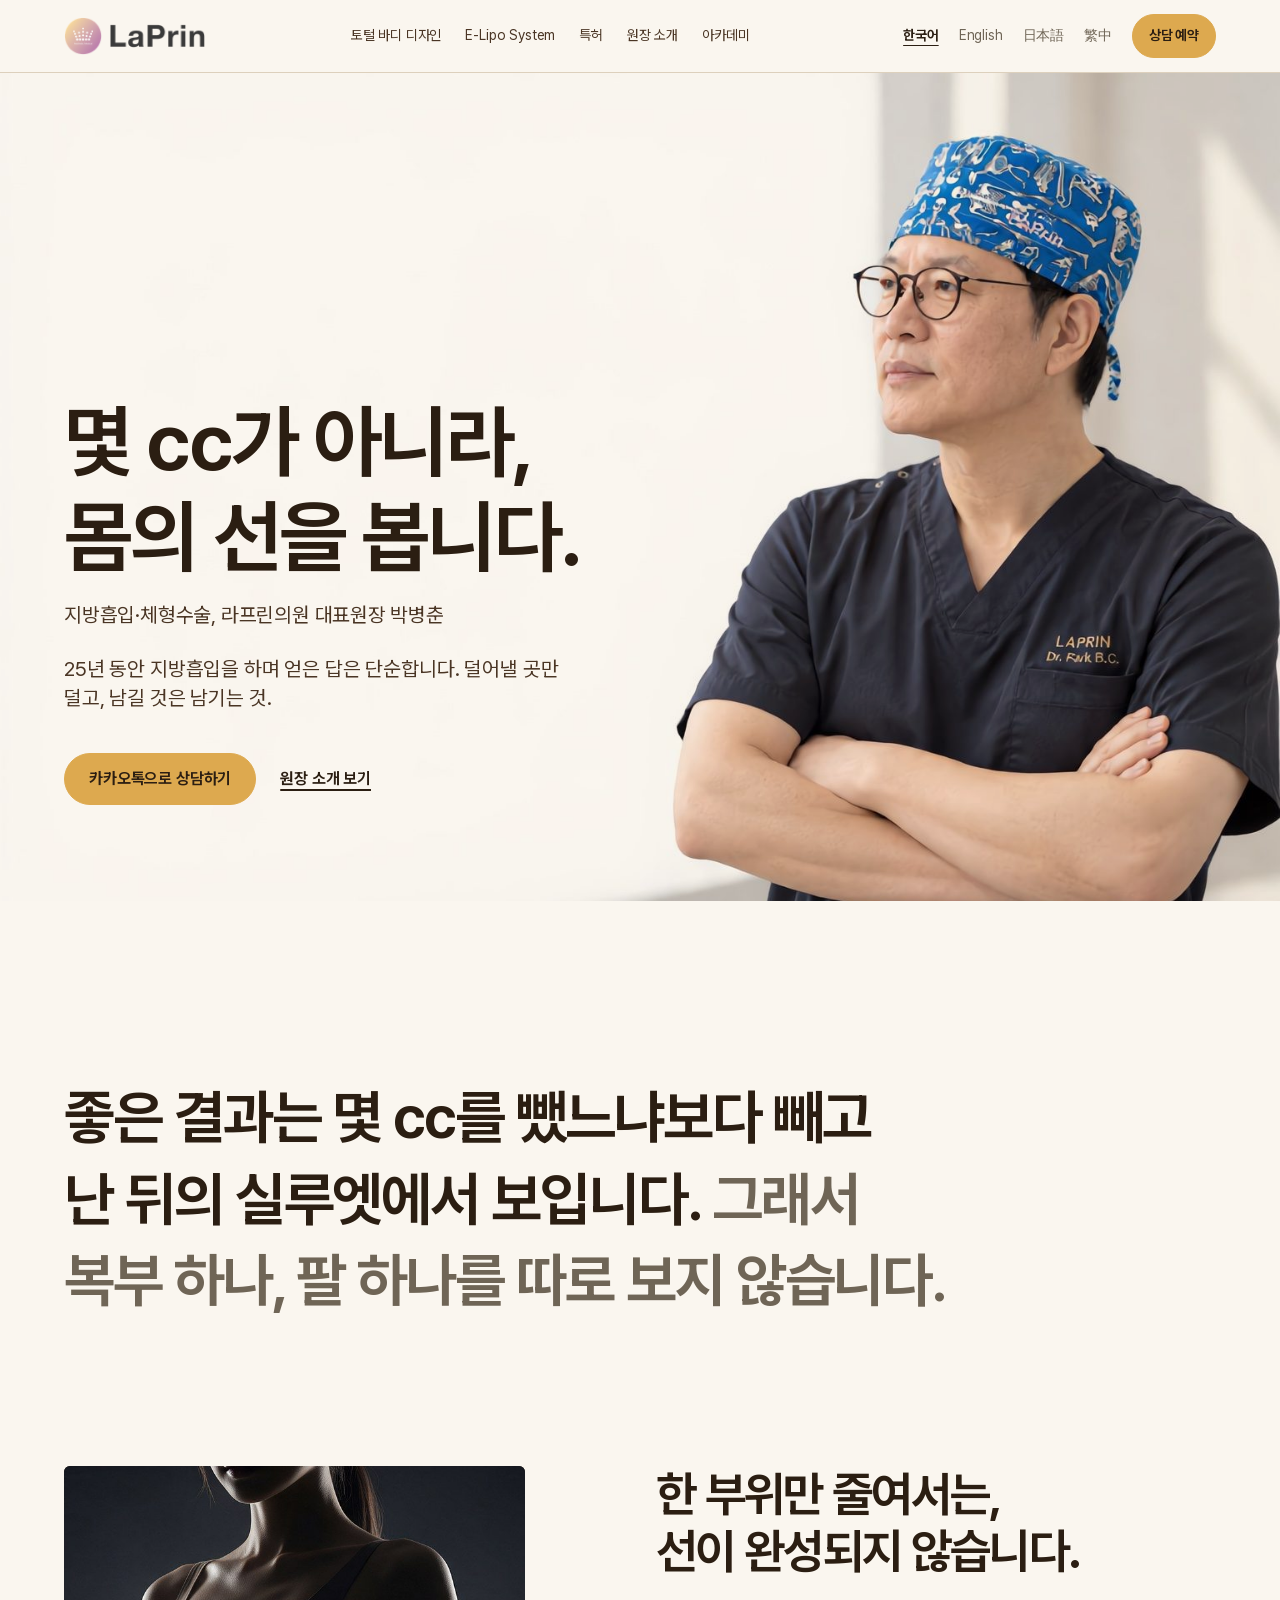
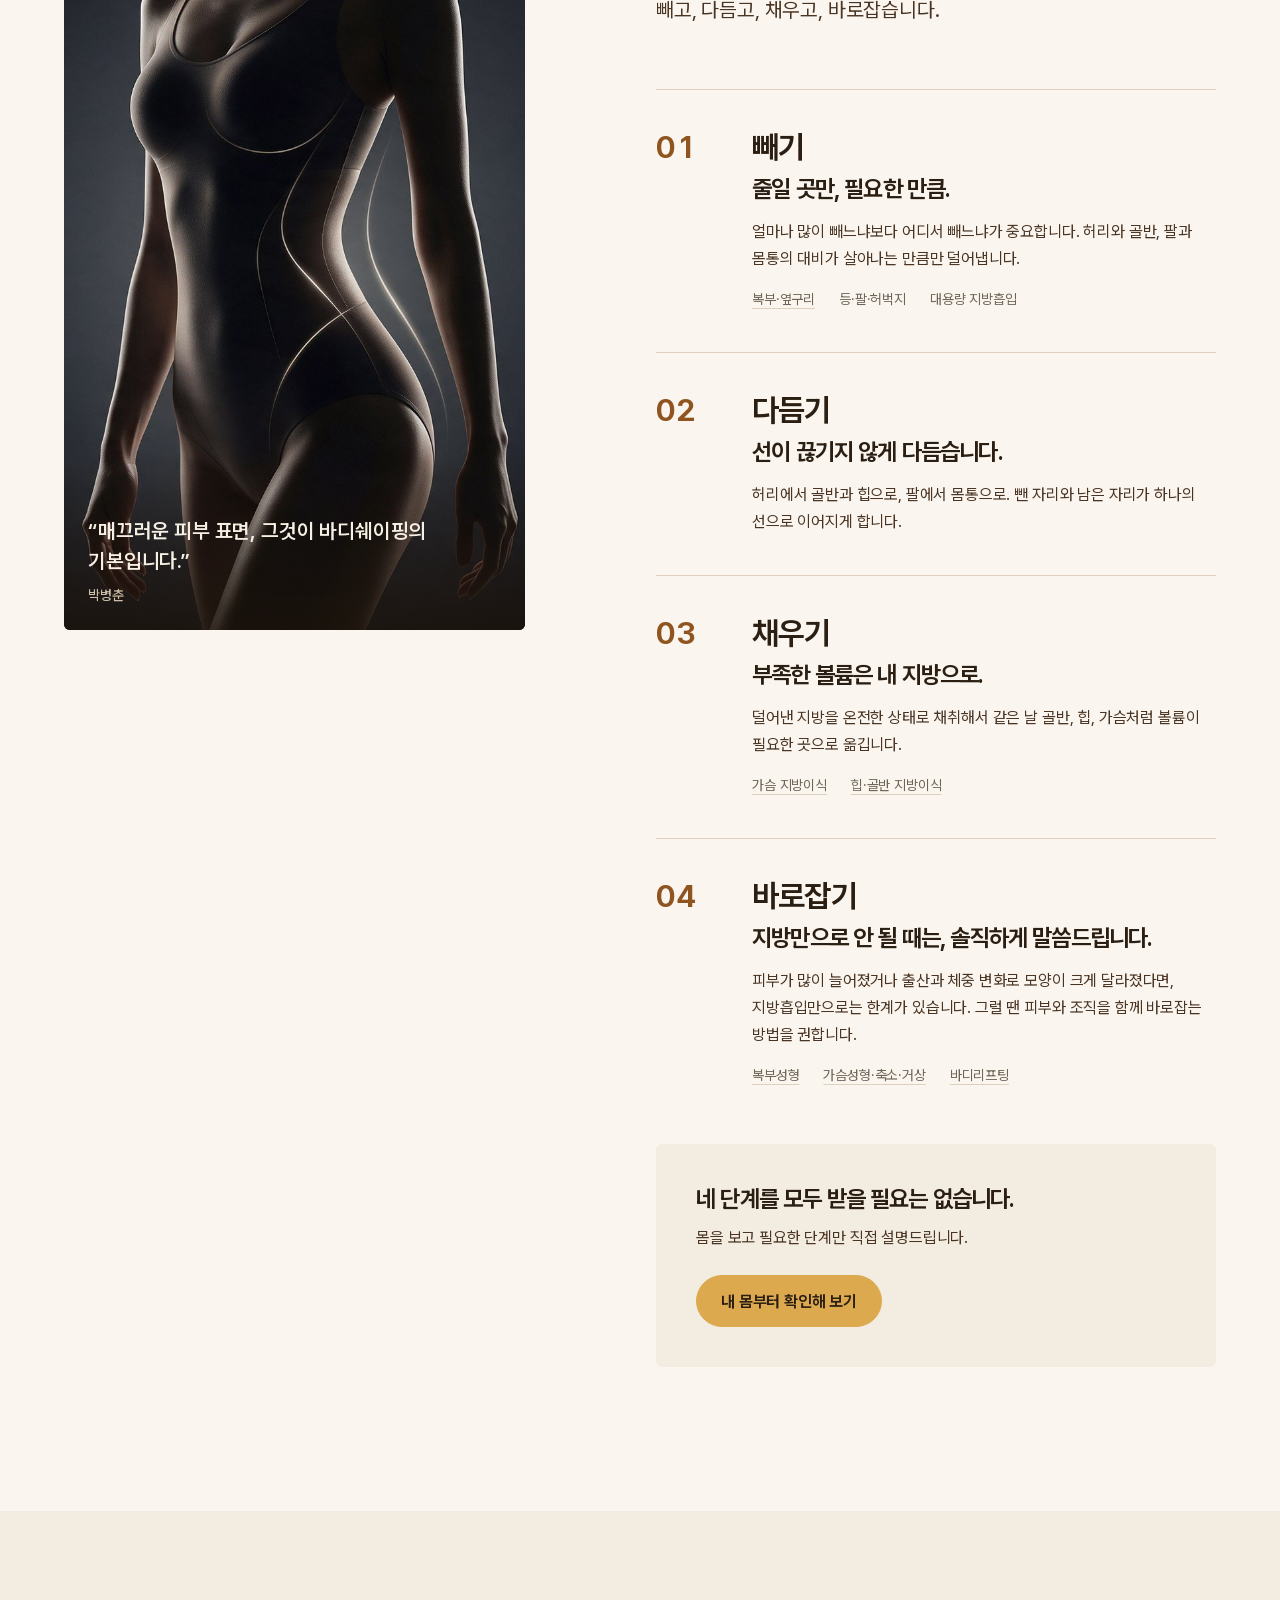
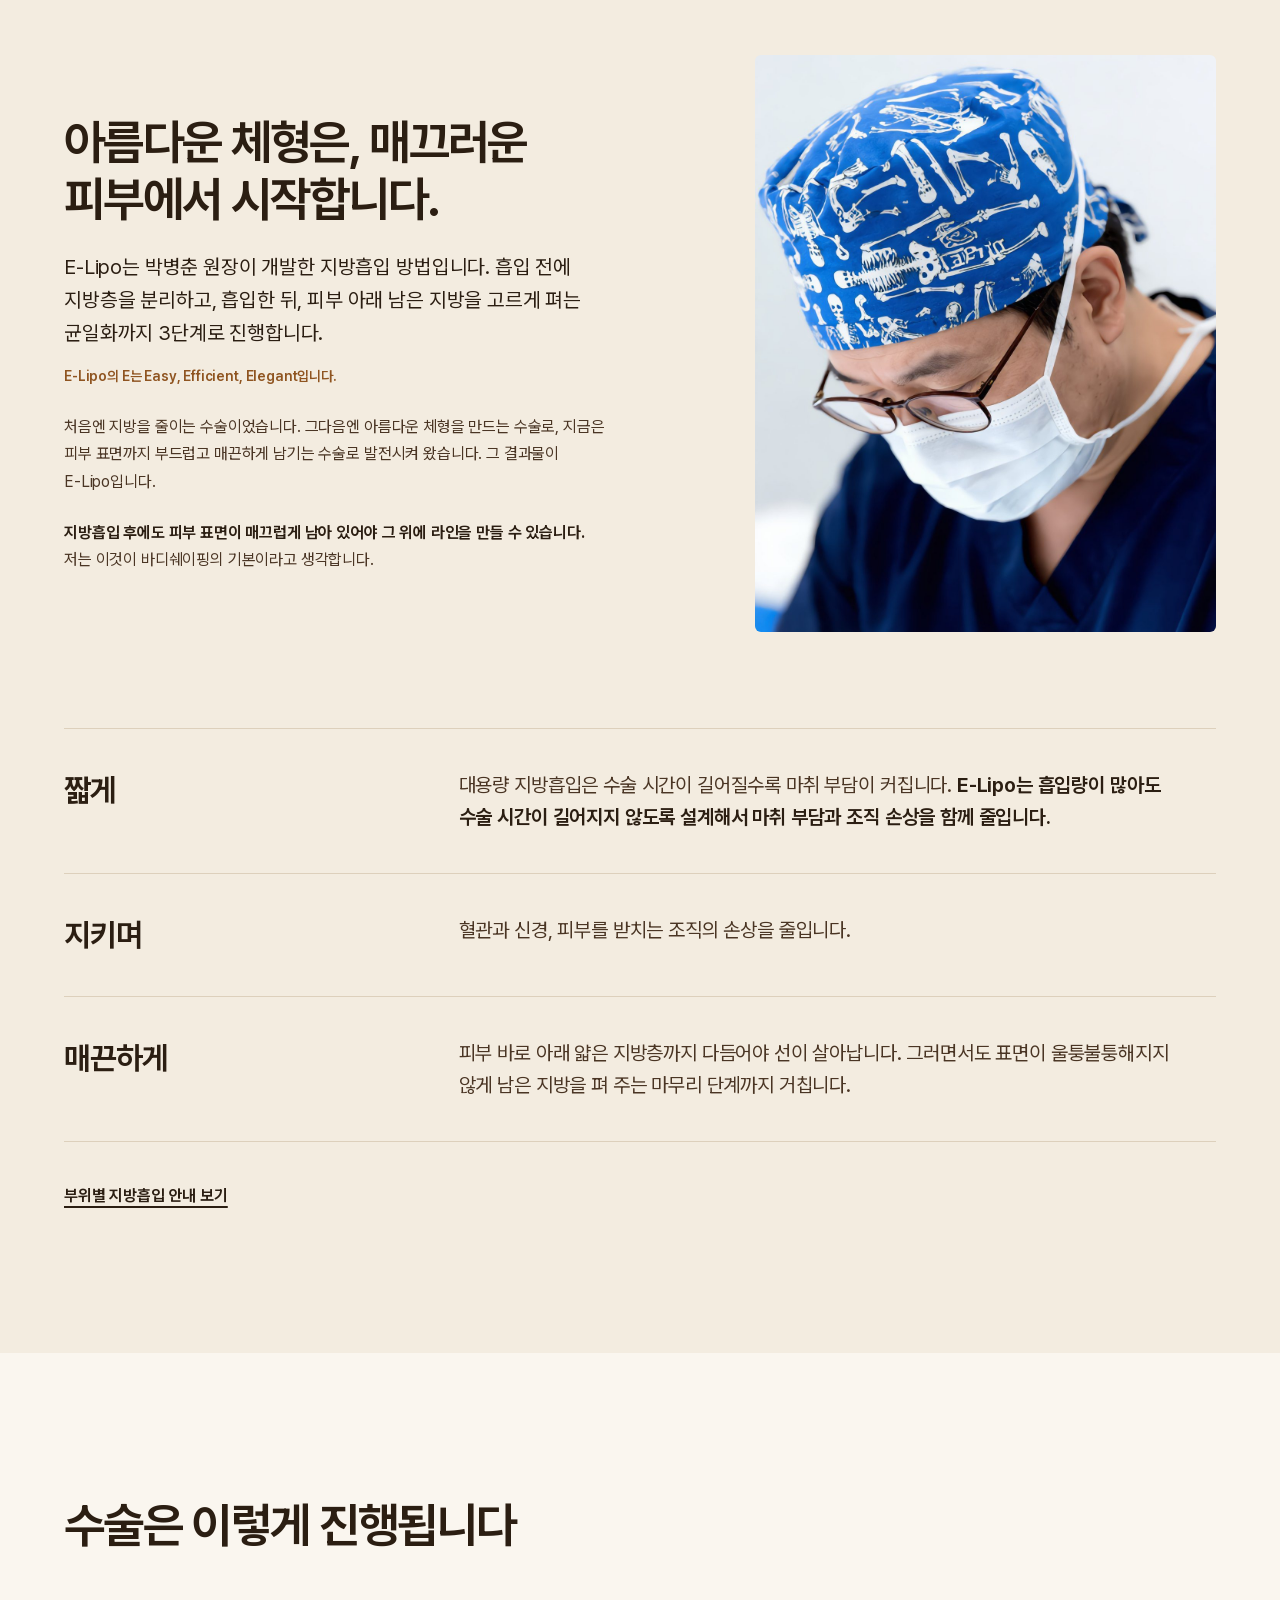
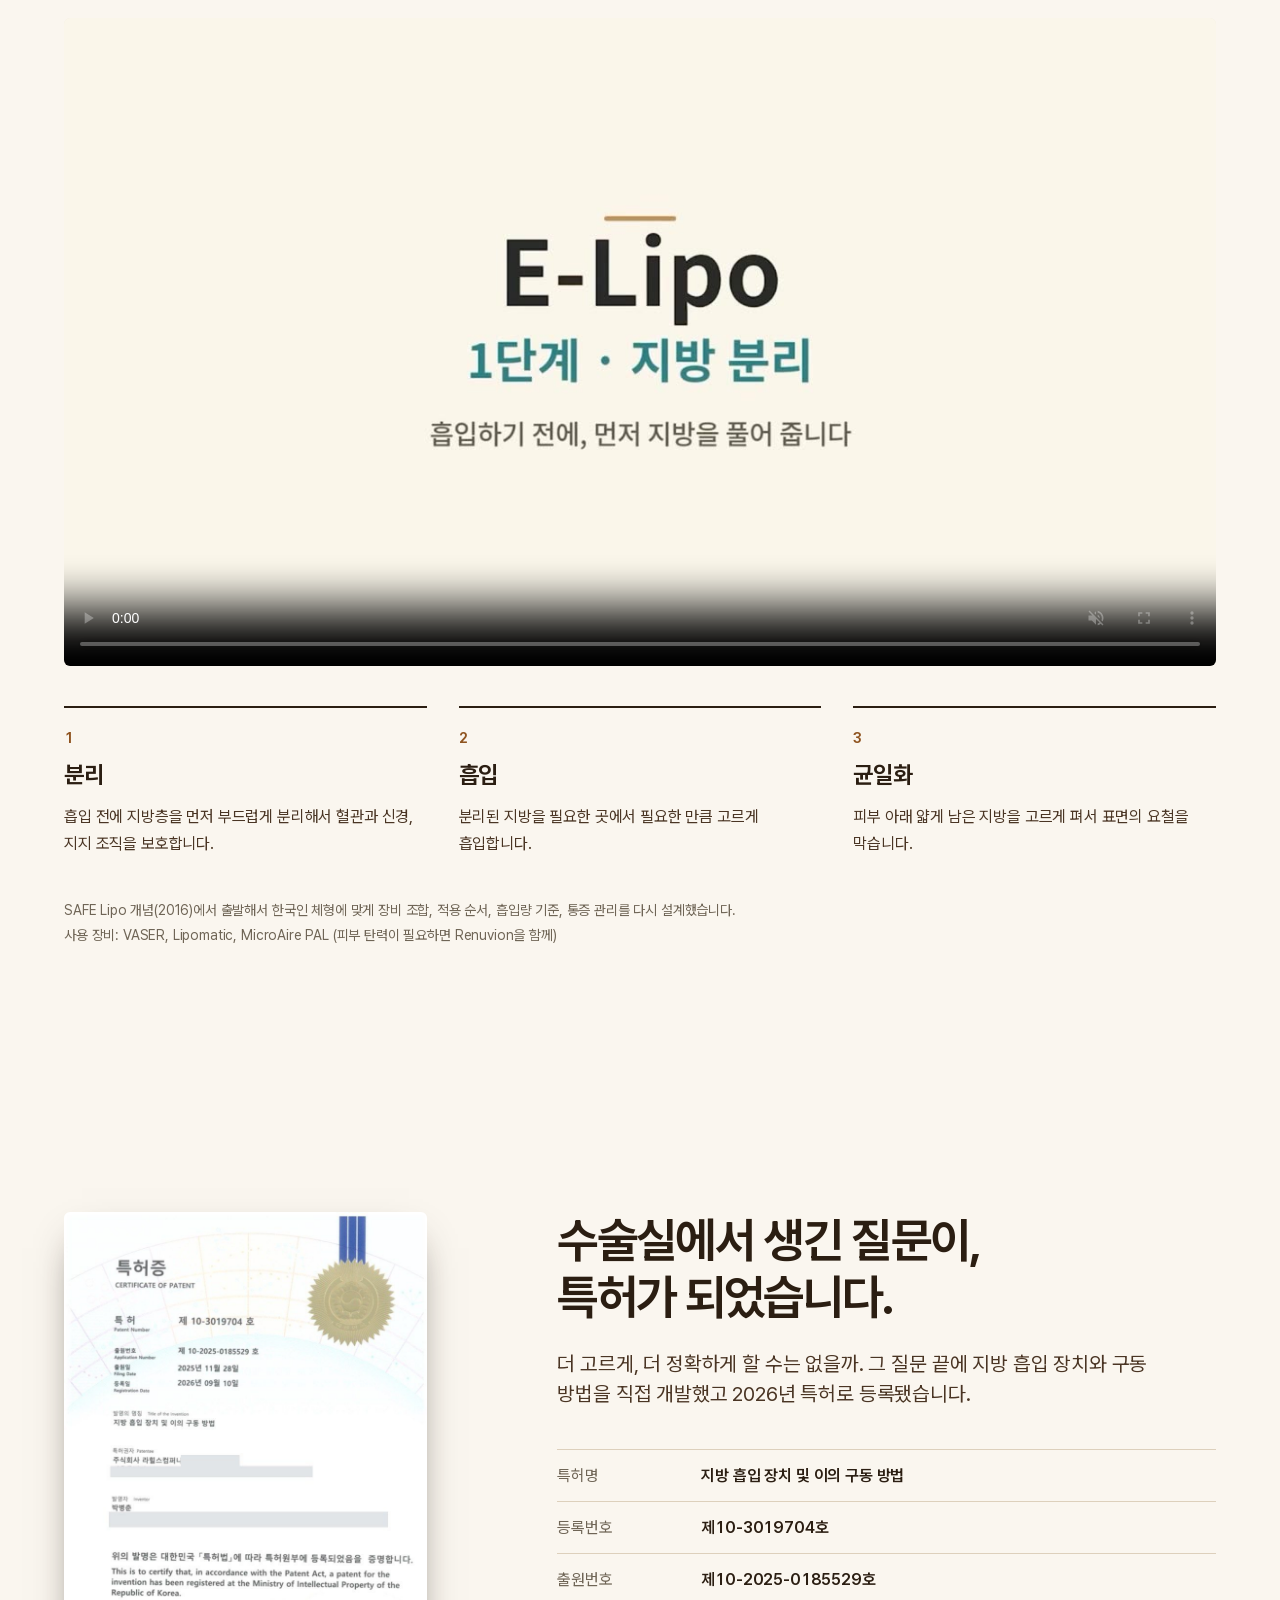
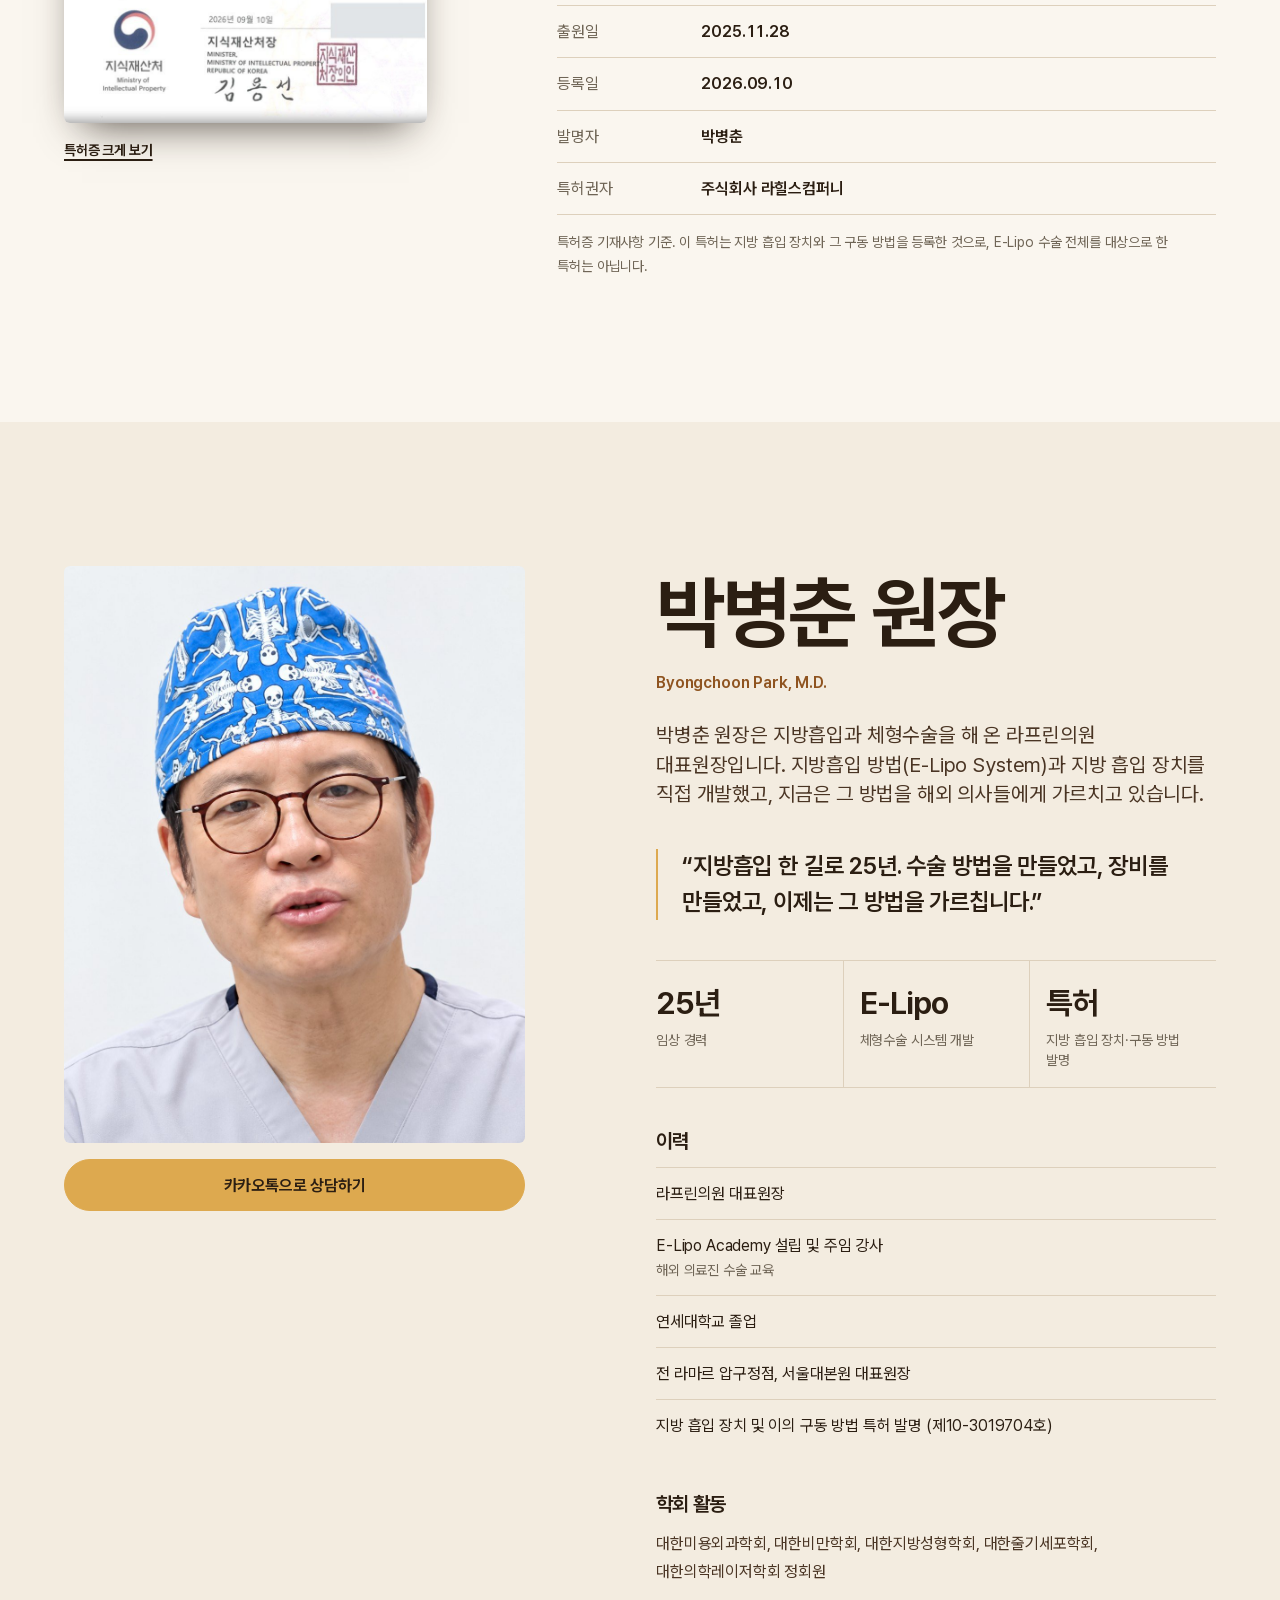
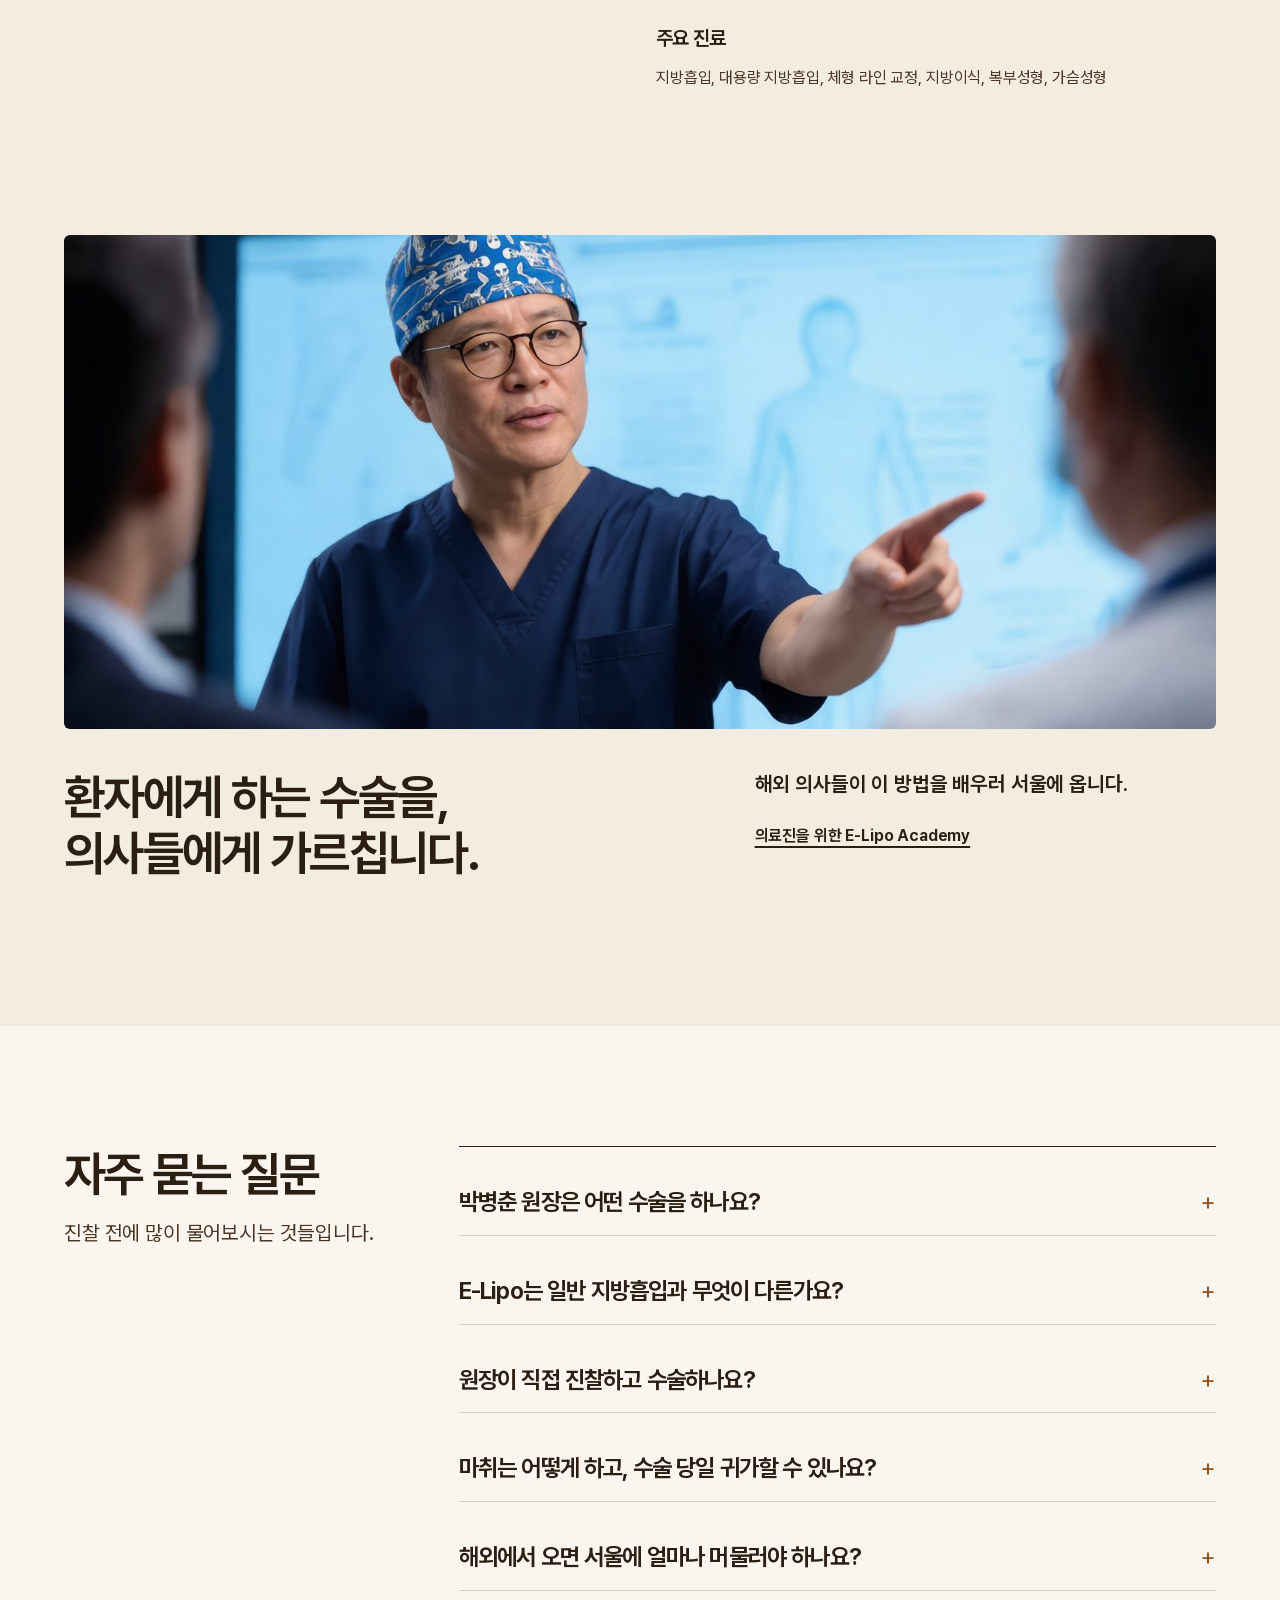
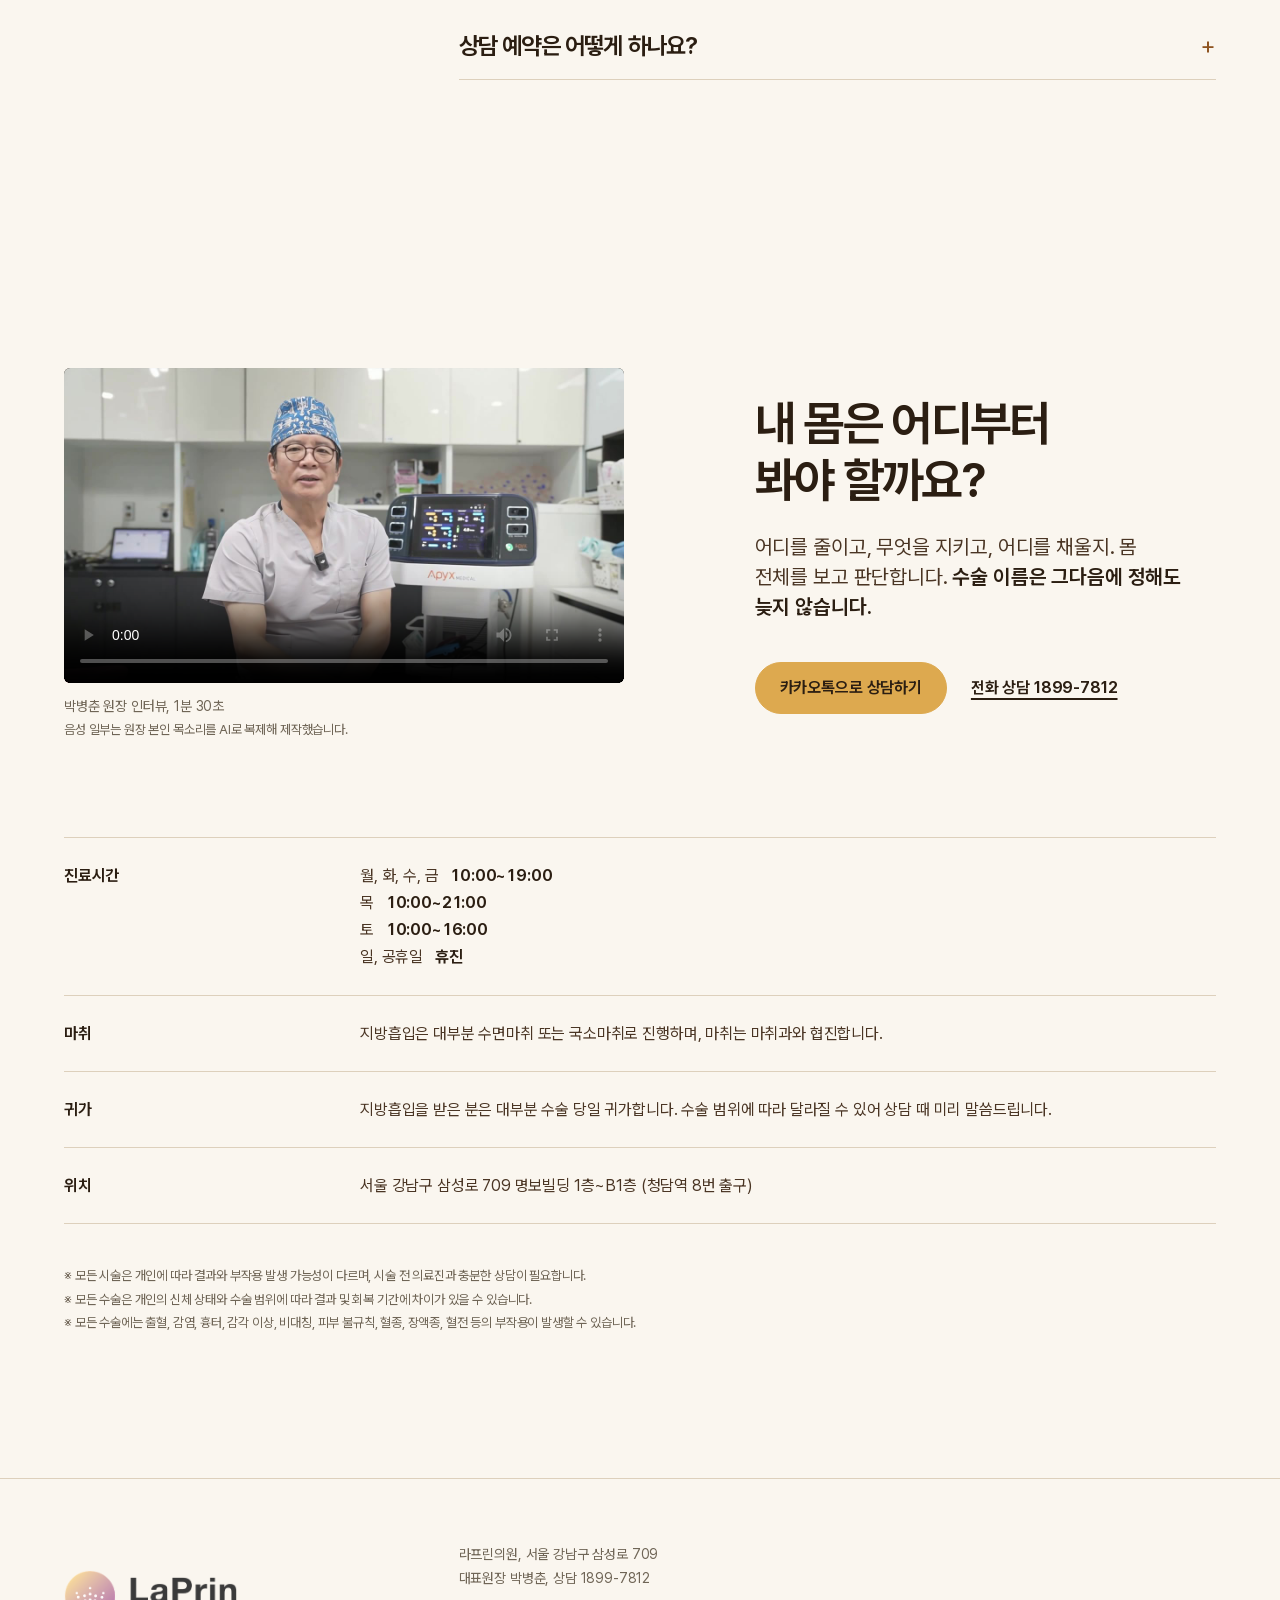
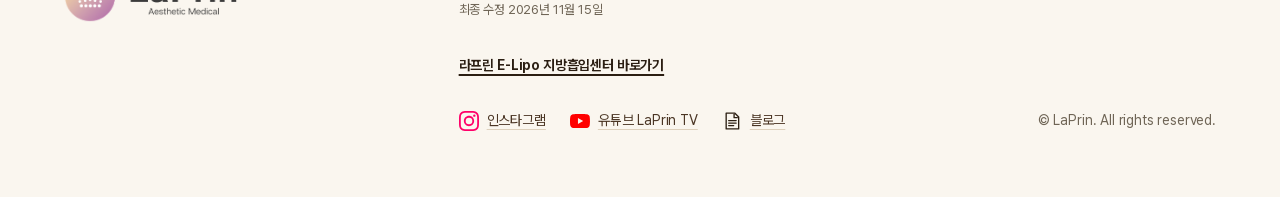
<file: index.html>
<!DOCTYPE html>
<html lang="ko">
<head>
<meta charset="utf-8">
<meta name="viewport" content="width=device-width, initial-scale=1">
<title>지방흡입·체형수술 박병춘 원장 | 임상 25년, E-Lipo 개발 | 라프린의원</title>
<meta name="description" content="박병춘 원장은 지방흡입과 체형수술을 하는 라프린의원 대표원장입니다. E-Lipo와 지방 흡입 장치(특허)를 직접 개발했고, 진찰도 수술도 직접 합니다. 청담역 8번 출구, 상담 1899-7812.">
<link rel="canonical" href="https://liposuction-laprinps.com/dr-park/">
<link rel="alternate" hreflang="ko" href="https://liposuction-laprinps.com/dr-park/">
<link rel="alternate" hreflang="en" href="https://liposuction-laprinps.com/dr-park/en/">
<link rel="alternate" hreflang="ja" href="https://liposuction-laprinps.com/dr-park/ja/">
<link rel="alternate" hreflang="zh-Hant" href="https://liposuction-laprinps.com/dr-park/zh-tw/">
<link rel="alternate" hreflang="x-default" href="https://liposuction-laprinps.com/dr-park/en/">
<link rel="icon" type="image/png" href="img/laprin-mark.png">
<link rel="apple-touch-icon" href="img/laprin-mark.png">
<meta property="og:type" content="profile">
<meta property="og:url" content="https://liposuction-laprinps.com/dr-park/">
<meta property="og:title" content="박병춘 원장 | 라프린의원">
<meta property="og:description" content="몇 cc가 아니라, 몸의 선을 봅니다. 진찰도 수술도 박병춘 원장이 직접 합니다.">
<meta name="twitter:card" content="summary_large_image">
<meta name="twitter:title" content="박병춘 원장 | 라프린의원">
<meta name="twitter:description" content="몇 cc가 아니라, 몸의 선을 봅니다. 진찰도 수술도 박병춘 원장이 직접 합니다.">
<meta name="twitter:image" content="https://liposuction-laprinps.com/dr-park/img/dr-byongchoon-park.jpg">
<meta property="og:image" content="https://liposuction-laprinps.com/dr-park/img/dr-byongchoon-park.jpg">
<link rel="preload" href="fonts/PretendardVariable-subset.woff2" as="font" type="font/woff2" crossorigin>
<script type="application/ld+json">
{
  "@context": "https://schema.org",
  "@graph": [
    {
      "@type": [
        "ProfilePage",
        "MedicalWebPage"
      ],
      "@id": "https://liposuction-laprinps.com/dr-park/#page",
      "name": "지방흡입·체형수술 박병춘 원장 | 임상 25년, E-Lipo 개발 | 라프린의원",
      "description": "박병춘 원장은 지방흡입과 체형수술을 하는 라프린의원 대표원장입니다. E-Lipo와 지방 흡입 장치(특허)를 직접 개발했고, 진찰도 수술도 직접 합니다. 청담역 8번 출구, 상담 1899-7812.",
      "inLanguage": "ko",
      "mainEntity": {
        "@id": "https://e-lipo-academy.com/#instructor"
      },
      "about": {
        "@id": "https://e-lipo-academy.com/#instructor"
      },
      "reviewedBy": {
        "@id": "https://e-lipo-academy.com/#instructor"
      },
      "lastReviewed": "2026-11-15",
      "dateModified": "2026-11-15",
      "url": "https://liposuction-laprinps.com/dr-park/",
      "isPartOf": {
        "@type": "WebSite",
        "name": "라프린 E-Lipo 지방흡입 센터",
        "url": "https://liposuction-laprinps.com/"
      }
    },
    {
      "@type": "Person",
      "@id": "https://e-lipo-academy.com/#instructor",
      "name": "Dr. Byongchoon Park",
      "alternateName": [
        "Byongchoon Park",
        "박병춘",
        "Dr. Byong Choon Park",
        "Dr. BC Park"
      ],
      "honorificSuffix": "M.D.",
      "jobTitle": "라프린의원 대표원장 · E-Lipo Academy 설립 및 주임 강사",
      "description": "25년 임상 경력. 지방흡입에서 시작해 조직은 지키고 필요한 지방만 줄이며 몸 전체의 실루엣을 만드는 체형수술. E-Lipo 체형수술 시스템 개발, 지방 흡입 장치 및 구동 방법 특허(제10-3019704호) 발명자. 해외 의료진 수술 교육.",
      "image": "https://liposuction-laprinps.com/dr-park/img/dr-byongchoon-park.jpg",
      "alumniOf": {
        "@type": "CollegeOrUniversity",
        "name": "연세대학교",
        "alternateName": "Yonsei University"
      },
      "worksFor": {
        "@id": "https://liposuction-laprinps.com/dr-park/#clinic"
      },
      "affiliation": {
        "@type": "EducationalOrganization",
        "name": "E-Lipo™ Academy",
        "url": "https://e-lipo-academy.com/"
      },
      "memberOf": [
        {
          "@type": "Organization",
          "name": "대한미용외과학회"
        },
        {
          "@type": "Organization",
          "name": "대한비만학회"
        },
        {
          "@type": "Organization",
          "name": "대한지방성형학회"
        },
        {
          "@type": "Organization",
          "name": "대한줄기세포학회"
        },
        {
          "@type": "Organization",
          "name": "대한의학레이저학회"
        }
      ],
      "knowsAbout": [
        "지방흡입",
        "대용량 지방흡입",
        "체형수술",
        "지방이식",
        "Liposuction",
        "Body contouring"
      ],
      "sameAs": [
        "https://e-lipo-academy.com/",
        "https://www.linkedin.com/in/bcpark0/"
      ],
      "url": "https://liposuction-laprinps.com/dr-park/"
    },
    {
      "@type": "MedicalClinic",
      "@id": "https://liposuction-laprinps.com/dr-park/#clinic",
      "name": "라프린의원",
      "alternateName": "LaPrin Clinic (Plastic Surgery & Cosmetic Dermatology, Anti-Aging)",
      "telephone": "1899-7812",
      "address": {
        "@type": "PostalAddress",
        "streetAddress": "삼성로 709 명보빌딩 1층~B1층",
        "addressLocality": "강남구",
        "addressRegion": "서울",
        "addressCountry": "KR",
        "postalCode": "06068"
      },
      "openingHoursSpecification": [
        {
          "@type": "OpeningHoursSpecification",
          "dayOfWeek": [
            "Monday",
            "Tuesday",
            "Wednesday",
            "Friday"
          ],
          "opens": "10:00",
          "closes": "19:00"
        },
        {
          "@type": "OpeningHoursSpecification",
          "dayOfWeek": "Thursday",
          "opens": "10:00",
          "closes": "21:00"
        },
        {
          "@type": "OpeningHoursSpecification",
          "dayOfWeek": "Saturday",
          "opens": "10:00",
          "closes": "16:00"
        }
      ],
      "geo": {
        "@type": "GeoCoordinates",
        "latitude": 37.5194205,
        "longitude": 127.0495416
      },
      "url": "https://liposuction-laprinps.com/",
      "sameAs": [
        "https://www.instagram.com/laprin_kr/",
        "https://www.youtube.com/@laprintv"
      ]
    },
    {
      "@type": "FAQPage",
      "@id": "https://liposuction-laprinps.com/dr-park/#faq",
      "mainEntity": [
        {
          "@type": "Question",
          "name": "박병춘 원장은 어떤 수술을 하나요?",
          "acceptedAnswer": {
            "@type": "Answer",
            "text": "지방흡입과 체형수술을 합니다. 복부·옆구리·등·팔·허벅지 지방흡입과 대용량 지방흡입, 덜어낸 지방을 가슴·힙·골반으로 옮기는 지방이식, 지방만으로 어려울 때의 복부성형·가슴성형·바디리프팅까지 몸 전체의 선을 보고 계획합니다. 어떤 수술이 맞는지는 진찰한 뒤에 정합니다."
          }
        },
        {
          "@type": "Question",
          "name": "E-Lipo는 일반 지방흡입과 무엇이 다른가요?",
          "acceptedAnswer": {
            "@type": "Answer",
            "text": "진행 과정이 다릅니다. 일반적인 지방흡입은 튜메슨트 용액을 넣은 뒤 바로 흡입합니다. E-Lipo는 흡입 전에 지방층을 먼저 분리하고, 흡입한 뒤에는 피부 아래 남은 지방을 고르게 펴는 균일화 단계까지 거칩니다. 피부 표면을 매끄럽게 남기기 위한 순서이며, 결과는 개인 상태에 따라 다를 수 있습니다."
          }
        },
        {
          "@type": "Question",
          "name": "원장이 직접 진찰하고 수술하나요?",
          "acceptedAnswer": {
            "@type": "Answer",
            "text": "네. 라프린의원은 원장 1인 의원이라, 내원하시면 박병춘 원장이 직접 진찰하고 수술도 직접 합니다. 진찰에서 몸 전체를 보고 필요한 단계만 설명드리며, 네 단계를 모두 받을 필요는 없습니다. 화상 상담은 원장이 직접 하지 않고, 진찰은 내원하셨을 때 이루어집니다."
          }
        },
        {
          "@type": "Question",
          "name": "마취는 어떻게 하고, 수술 당일 귀가할 수 있나요?",
          "acceptedAnswer": {
            "@type": "Answer",
            "text": "지방흡입은 대부분 수면마취 또는 국소 튜메슨트 마취로 진행하며, 마취는 마취과와 협진합니다. 지방흡입을 받은 분은 대부분 수술 당일 귀가합니다. 수술 범위에 따라 달라질 수 있어 상담 때 미리 말씀드립니다. 회복 기간과 일상 복귀 시점도 개인 상태에 따라 다릅니다."
          }
        },
        {
          "@type": "Question",
          "name": "해외에서 오면 서울에 얼마나 머물러야 하나요?",
          "acceptedAnswer": {
            "@type": "Answer",
            "text": "해외 환자분께는 가벼운 일상 활동은 2~3일 뒤부터, 서울 체류는 7~10일을 권장합니다. 라프린의원은 외국인환자 유치의료기관으로 등록되어 있습니다. 수술 범위와 회복 상태에 따라 달라질 수 있으니 상담 때 일정을 함께 정합니다."
          }
        },
        {
          "@type": "Question",
          "name": "상담 예약은 어떻게 하나요?",
          "acceptedAnswer": {
            "@type": "Answer",
            "text": "카카오톡이나 전화로 예약하신 뒤 내원하시면 원장이 직접 진찰합니다. 라프린의원은 청담역 8번 출구 앞 명보빌딩에 있고, 진료시간은 월·화·수·금 10시~19시, 목요일 21시까지, 토요일 16시까지이며 일요일과 공휴일은 휴진합니다. 진찰 결과와 개인 상태에 따라 수술 계획이 달라질 수 있습니다."
          }
        }
      ]
    }
  ]
}
</script>
<link rel="stylesheet" href="css/style.css">
</head>
<body>

<header class="nav">
  <div class="container nav-in">
    <a class="logo" href="#top" aria-label="라프린 LaPrin 홈"><img src="img/laprin-logo.png" alt="LaPrin" width="156" height="42"></a>
    <nav class="menu" aria-label="주요 메뉴">
      <a href="#design">토털 바디 디자인</a>
      <a href="#system">E-Lipo System</a>
      <a href="#patent">특허</a>
      <a href="#profile">원장 소개</a>
      <a href="#academy">아카데미</a>
    </nav>
    <div class="nav-r">
      <nav class="lang" aria-label="언어 선택"><a href="index.html" aria-current="page" hreflang="ko" lang="ko">한국어</a><a href="en/index.html" hreflang="en" lang="en">English</a><a href="ja/index.html" hreflang="ja" lang="ja">日本語</a><a href="zh-tw/index.html" hreflang="zh-Hant" lang="zh-Hant">繁中</a></nav>
      <a class="btn btn-sm" href="#consult">상담 예약</a>
    </div>
  </div>
</header>

<main id="top">

<section class="hero">
  <img class="hero-img" src="img/hero-portrait.jpg" alt="라프린의원 박병춘 대표원장" width="1536" height="1157" fetchpriority="high">
  <div class="container hero-in">
    <div class="hero-copy">
      <h1>몇 cc가 아니라,<br>몸의 선을 봅니다.<span class="h1-who">지방흡입·체형수술, 라프린의원 대표원장 박병춘</span></h1>
      <p class="lead">25년 동안 지방흡입을 하며 얻은 답은 단순합니다. 덜어낼 곳만 덜고, 남길 것은 남기는 것.</p>
      <div class="actions">
        <a class="btn" href="https://pf.kakao.com/_xieNxmV" target="_blank" rel="noopener">카카오톡으로 상담하기</a>
        <a class="textlink" href="#profile">원장 소개 보기</a>
      </div>
    </div>
  </div>
</section>

<section class="design" id="design">
  <div class="container">
    <p class="statement-text" id="philosophy">좋은 결과는 몇 cc를 뺐느냐보다 빼고 난 뒤의 실루엣에서 보입니다. <span>그래서 복부 하나, 팔 하나를 따로 보지 않습니다.</span></p>
  </div>
  <div class="container design-in">
    <figure class="design-fig">
      <img src="img/body-silhouette.jpg" alt="허리에서 골반으로 이어지는 몸의 선을 보여 주는 실루엣 사진" loading="lazy" width="760" height="1152">
      <figcaption>“매끄러운 피부 표면, 그것이 바디쉐이핑의 기본입니다.” <span>박병춘</span></figcaption>
    </figure>
    <div class="design-body">
      <div class="head">
        <h2>한 부위만 줄여서는, 선이 완성되지 않습니다.</h2>
        <p class="lead">빼고, 다듬고, 채우고, 바로잡습니다.</p>
      </div>
      <ol class="stages">
        <li>
          <h3><span class="stage">빼기</span>줄일 곳만, 필요한 만큼.</h3>
          <p>얼마나 많이 빼느냐보다 어디서 빼느냐가 중요합니다. 허리와 골반, 팔과 몸통의 대비가 살아나는 만큼만 덜어냅니다.</p>
          <ul class="terms"><li><a href="https://liposuction-laprinps.com/abdominal-liposuction.html">복부·옆구리</a></li><li>등·팔·허벅지</li><li>대용량 지방흡입</li></ul>
        </li>
        <li>
          <h3><span class="stage">다듬기</span>선이 끊기지 않게 다듬습니다.</h3>
          <p>허리에서 골반과 힙으로, 팔에서 몸통으로. 뺀 자리와 남은 자리가 하나의 선으로 이어지게 합니다.</p>
        </li>
        <li>
          <h3><span class="stage">채우기</span>부족한 볼륨은 내 지방으로.</h3>
          <p>덜어낸 지방을 온전한 상태로 채취해서 같은 날 골반, 힙, 가슴처럼 볼륨이 필요한 곳으로 옮깁니다.</p>
          <ul class="terms"><li><a href="https://liposuction-laprinps.com/fat-transfer-detail.html">가슴 지방이식</a></li><li><a href="https://liposuction-laprinps.com/hip-design.html">힙·골반 지방이식</a></li></ul>
        </li>
        <li>
          <h3><span class="stage">바로잡기</span>지방만으로 안 될 때는, 솔직하게 말씀드립니다.</h3>
          <p>피부가 많이 늘어졌거나 출산과 체중 변화로 모양이 크게 달라졌다면, 지방흡입만으로는 한계가 있습니다. 그럴 땐 피부와 조직을 함께 바로잡는 방법을 권합니다.</p>
          <ul class="terms"><li><a href="https://liposuction-laprinps.com/tummy-tuck-detail.html">복부성형</a></li><li><a href="https://liposuction-laprinps.com/breast-detail.html">가슴성형·축소·거상</a></li><li><a href="https://liposuction-laprinps.com/renuvion-detail.html">바디리프팅</a></li></ul>
        </li>
      </ol>
      <div class="decide">
        <h3>네 단계를 모두 받을 필요는 없습니다.</h3>
        <p>몸을 보고 필요한 단계만 직접 설명드립니다.</p>
        <a class="btn" href="#consult">내 몸부터 확인해 보기</a>
      </div>
    </div>
  </div>
</section>

<section class="system" id="system">
  <div class="container">
    <div class="sys-split">
      <div class="sys-text">
        <h2>아름다운 체형은, 매끄러운 피부에서 시작합니다.</h2>
        <p class="def">E-Lipo는 박병춘 원장이 개발한 지방흡입 방법입니다. 흡입 전에 지방층을 분리하고, 흡입한 뒤, 피부 아래 남은 지방을 고르게 펴는 균일화까지 3단계로 진행합니다.</p>
        <p class="emean">E-Lipo의 E는 Easy, Efficient, Elegant입니다.</p>
        <p>처음엔 지방을 줄이는 수술이었습니다. 그다음엔 아름다운 체형을 만드는 수술로, 지금은 피부 표면까지 부드럽고 매끈하게 남기는 수술로 발전시켜 왔습니다. 그 결과물이 E-Lipo입니다.</p>
        <p><b>지방흡입 후에도 피부 표면이 매끄럽게 남아 있어야 그 위에 라인을 만들 수 있습니다.</b> 저는 이것이 바디쉐이핑의 기본이라고 생각합니다.</p>
      </div>
      <figure class="sys-fig"><img src="img/surgery-focus.jpg" alt="수술 중인 박병춘 원장" loading="lazy" width="1200" height="1500"></figure>
    </div>
    <ul class="principles">
      <li><h3>짧게</h3><p>대용량 지방흡입은 수술 시간이 길어질수록 마취 부담이 커집니다. <b>E-Lipo는 흡입량이 많아도 수술 시간이 길어지지 않도록 설계해서 마취 부담과 조직 손상을 함께 줄입니다.</b></p></li>
      <li><h3>지키며</h3><p>혈관과 신경, 피부를 받치는 조직의 손상을 줄입니다.</p></li>
      <li><h3>매끈하게</h3><p>피부 바로 아래 얇은 지방층까지 다듬어야 선이 살아납니다. 그러면서도 표면이 울퉁불퉁해지지 않게 남은 지방을 펴 주는 마무리 단계까지 거칩니다.</p></li>
    </ul>
    <p class="more"><a class="textlink" href="https://liposuction-laprinps.com/#elipo">부위별 지방흡입 안내 보기</a></p>
  </div>
</section>

<section class="process">
  <div class="container">
    <h2>수술은 이렇게 진행됩니다</h2>
    <figure class="flow-video"><video src="video/e-lipo-steps-ko.mp4" poster="video/e-lipo-steps-ko.jpg" muted loop playsinline autoplay controls preload="metadata" aria-label="E-Lipo 3단계 수술 과정 애니메이션: 지방 분리, 흡입, 지방 균일화"></video></figure>
    <ol class="flow">
      <li><strong>분리</strong><span>흡입 전에 지방층을 먼저 부드럽게 분리해서 혈관과 신경, 지지 조직을 보호합니다.</span></li>
      <li><strong>흡입</strong><span>분리된 지방을 필요한 곳에서 필요한 만큼 고르게 흡입합니다.</span></li>
      <li><strong>균일화</strong><span>피부 아래 얇게 남은 지방을 고르게 펴서 표면의 요철을 막습니다.</span></li>
    </ol>
    <p class="fnote">SAFE Lipo 개념(2016)에서 출발해서 한국인 체형에 맞게 장비 조합, 적용 순서, 흡입량 기준, 통증 관리를 다시 설계했습니다.<br>사용 장비: VASER, Lipomatic, MicroAire PAL (피부 탄력이 필요하면 Renuvion을 함께)</p>
  </div>
</section>

<section class="patent" id="patent">
  <div class="container patent-in">
    <figure class="cert">
      <img src="img/patent-certificate.jpg" alt="특허증 제10-3019704호 (지방 흡입 장치 및 이의 구동 방법)" loading="lazy" width="746" height="1052">
      <a class="textlink" href="img/patent-certificate.jpg" target="_blank" rel="noopener">특허증 크게 보기</a>
    </figure>
    <div class="patent-body">
      <h2>수술실에서 생긴 질문이, 특허가 되었습니다.</h2>
      <p class="lead">더 고르게, 더 정확하게 할 수는 없을까. 그 질문 끝에 지방 흡입 장치와 구동 방법을 직접 개발했고 2026년 특허로 등록됐습니다.</p>
      <dl class="ptable">
        <div><dt>특허명</dt><dd>지방 흡입 장치 및 이의 구동 방법</dd></div>
        <div><dt>등록번호</dt><dd>제10-3019704호</dd></div>
        <div><dt>출원번호</dt><dd>제10-2025-0185529호</dd></div>
        <div><dt>출원일</dt><dd>2025.11.28</dd></div>
        <div><dt>등록일</dt><dd>2026.09.10</dd></div>
        <div><dt>발명자</dt><dd>박병춘</dd></div>
        <div><dt>특허권자</dt><dd>주식회사 라힐스컴퍼니</dd></div>
      </dl>
      <p class="fine">특허증 기재사항 기준. 이 특허는 지방 흡입 장치와 그 구동 방법을 등록한 것으로, E-Lipo 수술 전체를 대상으로 한 특허는 아닙니다.</p>
    </div>
  </div>
</section>

<section class="profile" id="profile">
  <div class="container">
    <div class="profile-in">
      <aside class="profile-aside">
        <img src="img/dr-byongchoon-park.jpg" alt="박병춘 원장 프로필 사진" loading="lazy" width="1028" height="1285">
        <a class="btn" href="https://pf.kakao.com/_xieNxmV" target="_blank" rel="noopener">카카오톡으로 상담하기</a>
      </aside>
      <div class="profile-body">
        <h2>박병춘 원장</h2>
        <p class="en">Byongchoon Park, M.D.</p>
        <p class="lead">박병춘 원장은 지방흡입과 체형수술을 해 온 라프린의원 대표원장입니다. 지방흡입 방법(E-Lipo System)과 지방 흡입 장치를 직접 개발했고, 지금은 그 방법을 해외 의사들에게 가르치고 있습니다.</p>
        <blockquote class="say">“지방흡입 한 길로 25년. 수술 방법을 만들었고, 장비를 만들었고, 이제는 그 방법을 가르칩니다.”</blockquote>
        <dl class="pstats">
          <div><dt>임상 경력</dt><dd>25년</dd></div>
          <div><dt>체형수술 시스템 개발</dt><dd>E-Lipo</dd></div>
          <div><dt>지방 흡입 장치·구동 방법 발명</dt><dd>특허</dd></div>
        </dl>
        <div class="record">
          <h3>이력</h3>
          <ul>
            <li>라프린의원 대표원장</li>
            <li>E-Lipo Academy 설립 및 주임 강사<small>해외 의료진 수술 교육</small></li>
            <li>연세대학교 졸업</li>
            <li>전 라마르 압구정점, 서울대본원 대표원장</li>
            <li>지방 흡입 장치 및 이의 구동 방법 특허 발명 (제10-3019704호)</li>
          </ul>
        </div>
        <div class="record">
          <h3>학회 활동</h3>
          <p>대한미용외과학회, 대한비만학회, 대한지방성형학회, 대한줄기세포학회, 대한의학레이저학회 정회원</p>
        </div>
        <div class="record">
          <h3>주요 진료</h3>
          <p>지방흡입, 대용량 지방흡입, 체형 라인 교정, 지방이식, 복부성형, 가슴성형</p>
        </div>
      </div>
    </div>

    <div class="academy" id="academy">
      <img src="img/academy-lecture.jpg" alt="의료진에게 E-Lipo System을 설명하는 박병춘 원장" loading="lazy" width="1536" height="867">
      <div class="academy-text">
        <h2>환자에게 하는 수술을, 의사들에게 가르칩니다.</h2>
        <div>
          <p class="lead"><b>해외 의사들이 이 방법을 배우러 서울에 옵니다.</b></p>
          <a class="textlink" href="https://e-lipo-academy.com/ko/" target="_blank" rel="noopener">의료진을 위한 E-Lipo Academy</a>
        </div>
      </div>
    </div>
  </div>
</section>

<section class="faq" id="faq">
  <div class="container faq-in">
    <div class="faq-head">
      <h2>자주 묻는 질문</h2>
      <p class="lead">진찰 전에 많이 물어보시는 것들입니다.</p>
    </div>
    <div class="faq-list">
        <details><summary><h3>박병춘 원장은 어떤 수술을 하나요?</h3></summary><p>지방흡입과 체형수술을 합니다. 복부·옆구리·등·팔·허벅지 지방흡입과 대용량 지방흡입, 덜어낸 지방을 가슴·힙·골반으로 옮기는 지방이식, 지방만으로 어려울 때의 복부성형·가슴성형·바디리프팅까지 몸 전체의 선을 보고 계획합니다. 어떤 수술이 맞는지는 진찰한 뒤에 정합니다.</p></details>
        <details><summary><h3>E-Lipo는 일반 지방흡입과 무엇이 다른가요?</h3></summary><p>진행 과정이 다릅니다. 일반적인 지방흡입은 튜메슨트 용액을 넣은 뒤 바로 흡입합니다. E-Lipo는 흡입 전에 지방층을 먼저 분리하고, 흡입한 뒤에는 피부 아래 남은 지방을 고르게 펴는 균일화 단계까지 거칩니다. 피부 표면을 매끄럽게 남기기 위한 순서이며, 결과는 개인 상태에 따라 다를 수 있습니다.</p></details>
        <details><summary><h3>원장이 직접 진찰하고 수술하나요?</h3></summary><p>네. 라프린의원은 원장 1인 의원이라, 내원하시면 박병춘 원장이 직접 진찰하고 수술도 직접 합니다. 진찰에서 몸 전체를 보고 필요한 단계만 설명드리며, 네 단계를 모두 받을 필요는 없습니다. 화상 상담은 원장이 직접 하지 않고, 진찰은 내원하셨을 때 이루어집니다.</p></details>
        <details><summary><h3>마취는 어떻게 하고, 수술 당일 귀가할 수 있나요?</h3></summary><p>지방흡입은 대부분 수면마취 또는 국소 튜메슨트 마취로 진행하며, 마취는 마취과와 협진합니다. 지방흡입을 받은 분은 대부분 수술 당일 귀가합니다. 수술 범위에 따라 달라질 수 있어 상담 때 미리 말씀드립니다. 회복 기간과 일상 복귀 시점도 개인 상태에 따라 다릅니다.</p></details>
        <details><summary><h3>해외에서 오면 서울에 얼마나 머물러야 하나요?</h3></summary><p>해외 환자분께는 가벼운 일상 활동은 2~3일 뒤부터, 서울 체류는 7~10일을 권장합니다. 라프린의원은 외국인환자 유치의료기관으로 등록되어 있습니다. 수술 범위와 회복 상태에 따라 달라질 수 있으니 상담 때 일정을 함께 정합니다.</p></details>
        <details><summary><h3>상담 예약은 어떻게 하나요?</h3></summary><p>카카오톡이나 전화로 예약하신 뒤 내원하시면 원장이 직접 진찰합니다. 라프린의원은 청담역 8번 출구 앞 명보빌딩에 있고, 진료시간은 월·화·수·금 10시~19시, 목요일 21시까지, 토요일 16시까지이며 일요일과 공휴일은 휴진합니다. 진찰 결과와 개인 상태에 따라 수술 계획이 달라질 수 있습니다.</p></details>
    </div>
  </div>
</section>

<section class="consult" id="consult">
  <div class="container">
    <div class="consult-in">
      <figure class="interview">
        <video src="video/parkbc-interview-ko.mp4" poster="video/parkbc-interview-ko.jpg" controls playsinline preload="metadata" aria-label="박병춘 원장 인터뷰 영상: 25년 지방흡입 노하우로 완성한 E-Lipo"></video>
        <figcaption>박병춘 원장 인터뷰, 1분 30초 <span>음성 일부는 원장 본인 목소리를 AI로 복제해 제작했습니다.</span></figcaption>
      </figure>
      <div class="consult-text">
        <h2>내 몸은 어디부터 봐야 할까요?</h2>
        <p class="lead">어디를 줄이고, 무엇을 지키고, 어디를 채울지. 몸 전체를 보고 판단합니다. <b>수술 이름은 그다음에 정해도 늦지 않습니다.</b></p>
        <div class="actions">
          <a class="btn" href="https://pf.kakao.com/_xieNxmV" target="_blank" rel="noopener">카카오톡으로 상담하기</a>
          <a class="textlink" href="tel:1899-7812">전화 상담 1899-7812</a>
        </div>
      </div>
    </div>
    <dl class="info">
      <div><dt>진료시간</dt><dd><span>월, 화, 수, 금 <b>10:00~19:00</b></span><span>목 <b>10:00~21:00</b></span><span>토 <b>10:00~16:00</b></span><span>일, 공휴일 <b>휴진</b></span></dd></div>
      <div><dt>마취</dt><dd>지방흡입은 대부분 수면마취 또는 국소마취로 진행하며, 마취는 마취과와 협진합니다.</dd></div>
      <div><dt>귀가</dt><dd>지방흡입을 받은 분은 대부분 수술 당일 귀가합니다. 수술 범위에 따라 달라질 수 있어 상담 때 미리 말씀드립니다.</dd></div>
      <div><dt>위치</dt><dd>서울 강남구 삼성로 709 명보빌딩 1층~B1층 (청담역 8번 출구)</dd></div>
    </dl>
    <p class="legal">※ 모든 시술은 개인에 따라 결과와 부작용 발생 가능성이 다르며, 시술 전 의료진과 충분한 상담이 필요합니다.<br>※ 모든 수술은 개인의 신체 상태와 수술 범위에 따라 결과 및 회복 기간에 차이가 있을 수 있습니다.<br>※ 모든 수술에는 출혈, 감염, 흉터, 감각 이상, 비대칭, 피부 불규칙, 혈종, 장액종, 혈전 등의 부작용이 발생할 수 있습니다.</p>
  </div>
</section>

</main>

<footer class="foot">
  <div class="container foot-in">
    <img class="flogo" src="img/laprin-logo-full.png" alt="LaPrin Aesthetic Medical" width="200" height="60" loading="lazy">
    <p>라프린의원, 서울 강남구 삼성로 709<br>대표원장 박병춘, 상담 1899-7812<br><span class="updated">최종 수정 <time datetime="2026-11-15">2026년 11월 15일</time></span></p>
    <p class="center"><a class="textlink" href="https://liposuction-laprinps.com/">라프린 E-Lipo 지방흡입센터 바로가기</a></p>
    <nav class="social" aria-label="라프린 채널"><a class="ig" href="https://www.instagram.com/laprin_kr/" target="_blank" rel="noopener"><svg class="ico" viewBox="0 0 24 24" aria-hidden="true" focusable="false"><path d="M7.0301.084c-1.2768.0602-2.1487.264-2.911.5634-.7888.3075-1.4575.72-2.1228 1.3877-.6652.6677-1.075 1.3368-1.3802 2.127-.2954.7638-.4956 1.6365-.552 2.914-.0564 1.2775-.0689 1.6882-.0626 4.947.0062 3.2586.0206 3.6671.0825 4.9473.061 1.2765.264 2.1482.5635 2.9107.308.7889.72 1.4573 1.388 2.1228.6679.6655 1.3365 1.0743 2.1285 1.38.7632.295 1.6361.4961 2.9134.552 1.2773.056 1.6884.069 4.9462.0627 3.2578-.0062 3.668-.0207 4.9478-.0814 1.28-.0607 2.147-.2652 2.9098-.5633.7889-.3086 1.4578-.72 2.1228-1.3881.665-.6682 1.0745-1.3378 1.3795-2.1284.2957-.7632.4966-1.636.552-2.9124.056-1.2809.0692-1.6898.063-4.948-.0063-3.2583-.021-3.6668-.0817-4.9465-.0607-1.2797-.264-2.1487-.5633-2.9117-.3084-.7889-.72-1.4568-1.3876-2.1228C21.2982 1.33 20.628.9208 19.8378.6165 19.074.321 18.2017.1197 16.9244.0645 15.6471.0093 15.236-.005 11.977.0014 8.718.0076 8.31.0215 7.0301.0839m.1402 21.6932c-1.17-.0509-1.8053-.2453-2.2287-.408-.5606-.216-.96-.4771-1.3819-.895-.422-.4178-.6811-.8186-.9-1.378-.1644-.4234-.3624-1.058-.4171-2.228-.0595-1.2645-.072-1.6442-.079-4.848-.007-3.2037.0053-3.583.0607-4.848.05-1.169.2456-1.805.408-2.2282.216-.5613.4762-.96.895-1.3816.4188-.4217.8184-.6814 1.3783-.9003.423-.1651 1.0575-.3614 2.227-.4171 1.2655-.06 1.6447-.072 4.848-.079 3.2033-.007 3.5835.005 4.8495.0608 1.169.0508 1.8053.2445 2.228.408.5608.216.96.4754 1.3816.895.4217.4194.6816.8176.9005 1.3787.1653.4217.3617 1.056.4169 2.2263.0602 1.2655.0739 1.645.0796 4.848.0058 3.203-.0055 3.5834-.061 4.848-.051 1.17-.245 1.8055-.408 2.2294-.216.5604-.4763.96-.8954 1.3814-.419.4215-.8181.6811-1.3783.9-.4224.1649-1.0577.3617-2.2262.4174-1.2656.0595-1.6448.072-4.8493.079-3.2045.007-3.5825-.006-4.848-.0608M16.953 5.5864A1.44 1.44 0 1 0 18.39 4.144a1.44 1.44 0 0 0-1.437 1.4424M5.8385 12.012c.0067 3.4032 2.7706 6.1557 6.173 6.1493 3.4026-.0065 6.157-2.7701 6.1506-6.1733-.0065-3.4032-2.771-6.1565-6.174-6.1498-3.403.0067-6.156 2.771-6.1496 6.1738M8 12.0077a4 4 0 1 1 4.008 3.9921A3.9996 3.9996 0 0 1 8 12.0077"/></svg><span>인스타그램</span></a><a class="yt" href="https://www.youtube.com/@laprintv" target="_blank" rel="noopener"><svg class="ico" viewBox="0 0 24 24" aria-hidden="true" focusable="false"><path d="M23.498 6.186a3.016 3.016 0 0 0-2.122-2.136C19.505 3.545 12 3.545 12 3.545s-7.505 0-9.377.505A3.017 3.017 0 0 0 .502 6.186C0 8.07 0 12 0 12s0 3.93.502 5.814a3.016 3.016 0 0 0 2.122 2.136c1.871.505 9.376.505 9.376.505s7.505 0 9.377-.505a3.015 3.015 0 0 0 2.122-2.136C24 15.93 24 12 24 12s0-3.93-.502-5.814zM9.545 15.568V8.432L15.818 12l-6.273 3.568z"/></svg><span>유튜브 LaPrin TV</span></a><a class="blog" href="https://liposuction-laprinps.com/blog/index.html"><svg class="ico" viewBox="0 0 24 24" aria-hidden="true" focusable="false"><path d="M5 2.5h10.2L20 7.3V21.5H5zM14.5 3.6V8h4.4" fill="none" stroke="currentColor" stroke-width="1.6" stroke-linejoin="round"/><path d="M8 11.5h9M8 14.5h9M8 17.5h6" stroke="currentColor" stroke-width="1.6" stroke-linecap="round"/></svg><span>블로그</span></a></nav>
    <p class="copy">© LaPrin. All rights reserved.</p>
  </div>
</footer>

<nav class="mbar" aria-label="빠른 상담">
  <a class="k" href="https://pf.kakao.com/_xieNxmV" target="_blank" rel="noopener">카카오톡 상담</a>
  <a class="t" href="tel:1899-7812">전화 1899-7812</a>
</nav>

</body>
</html>
</file>
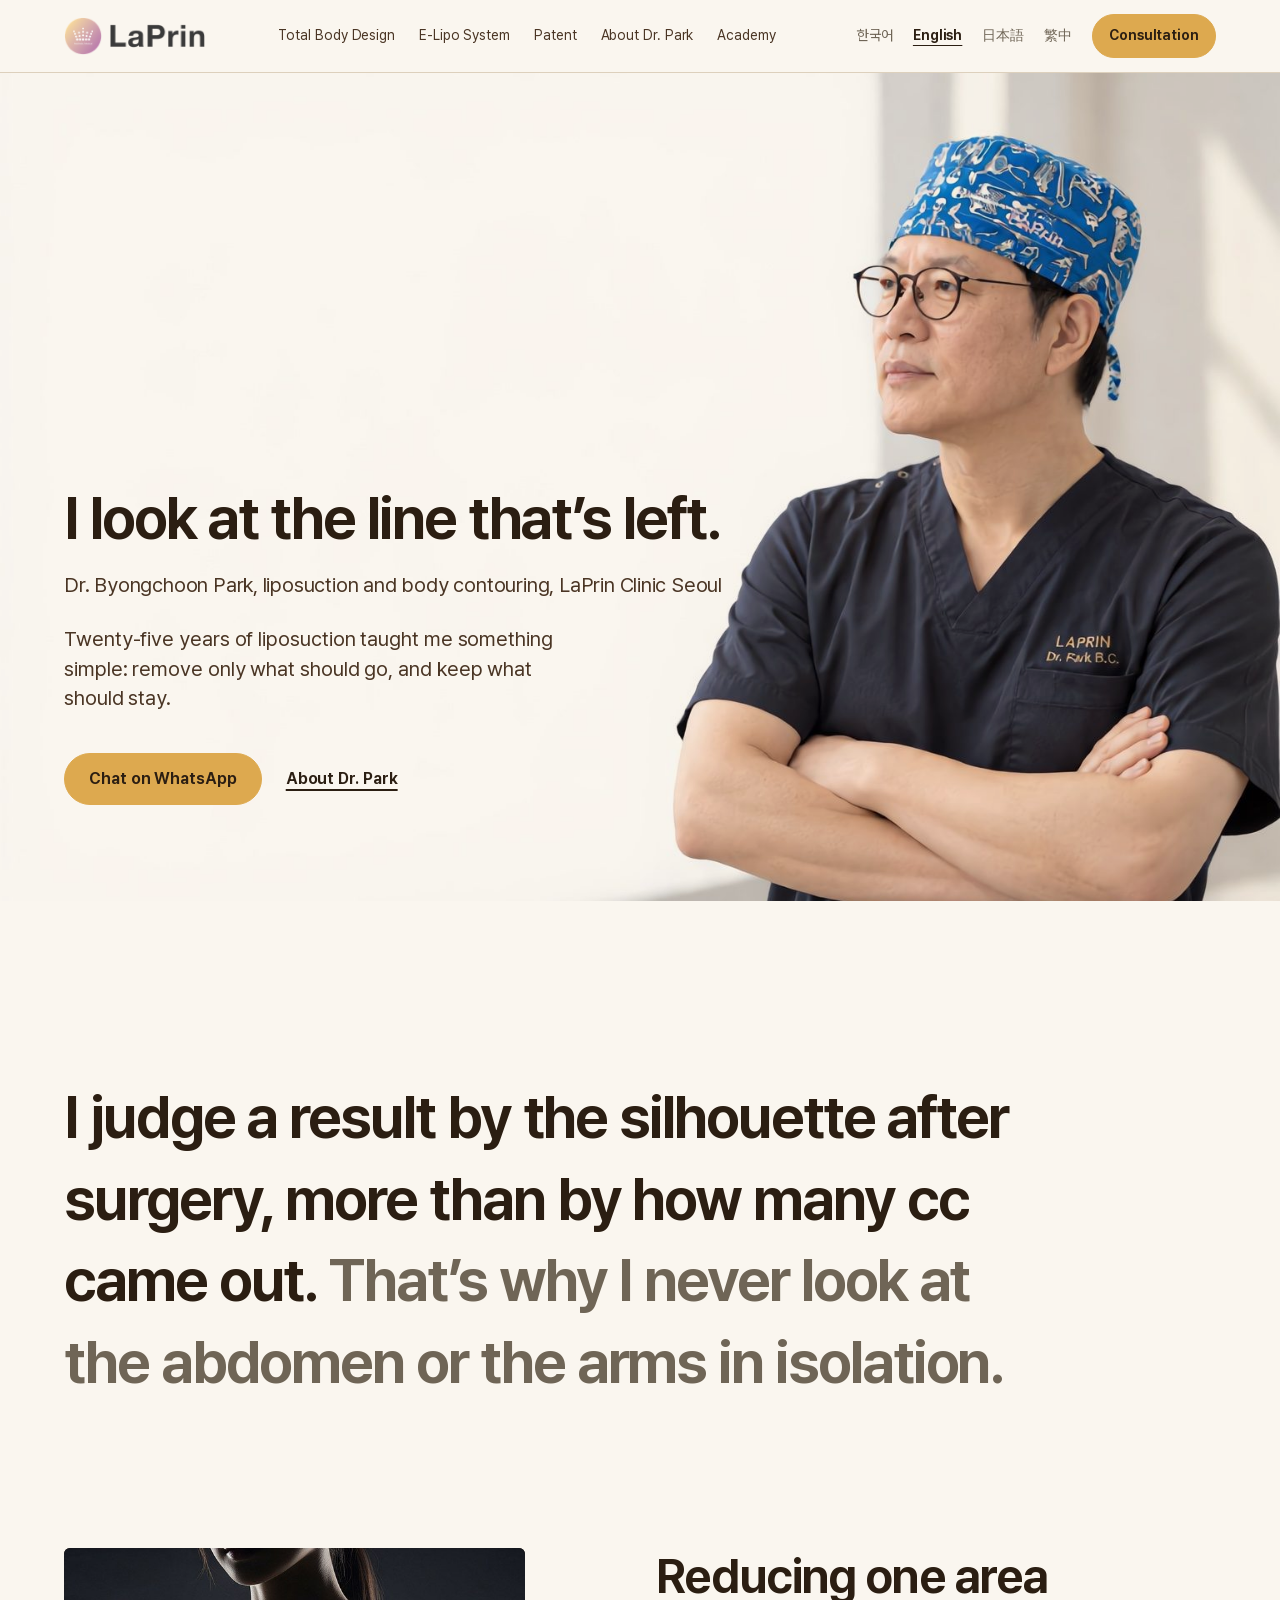
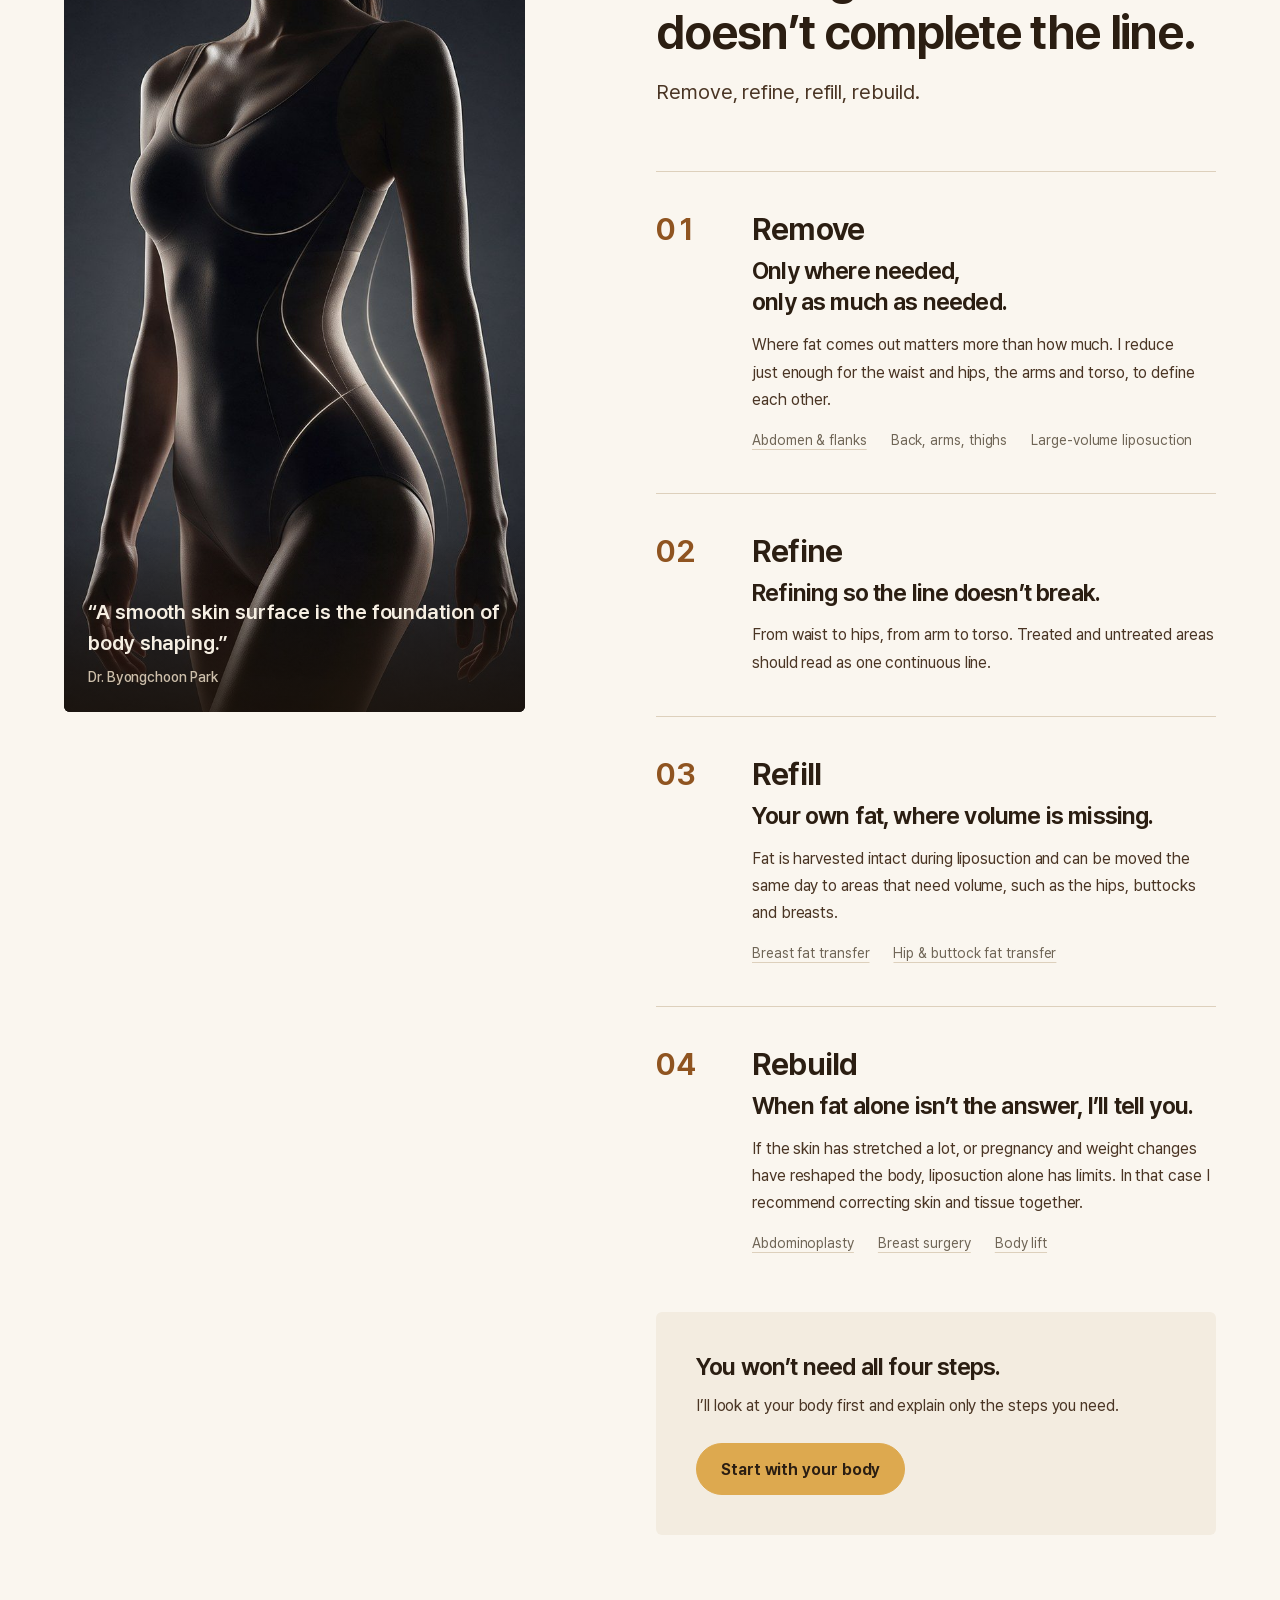
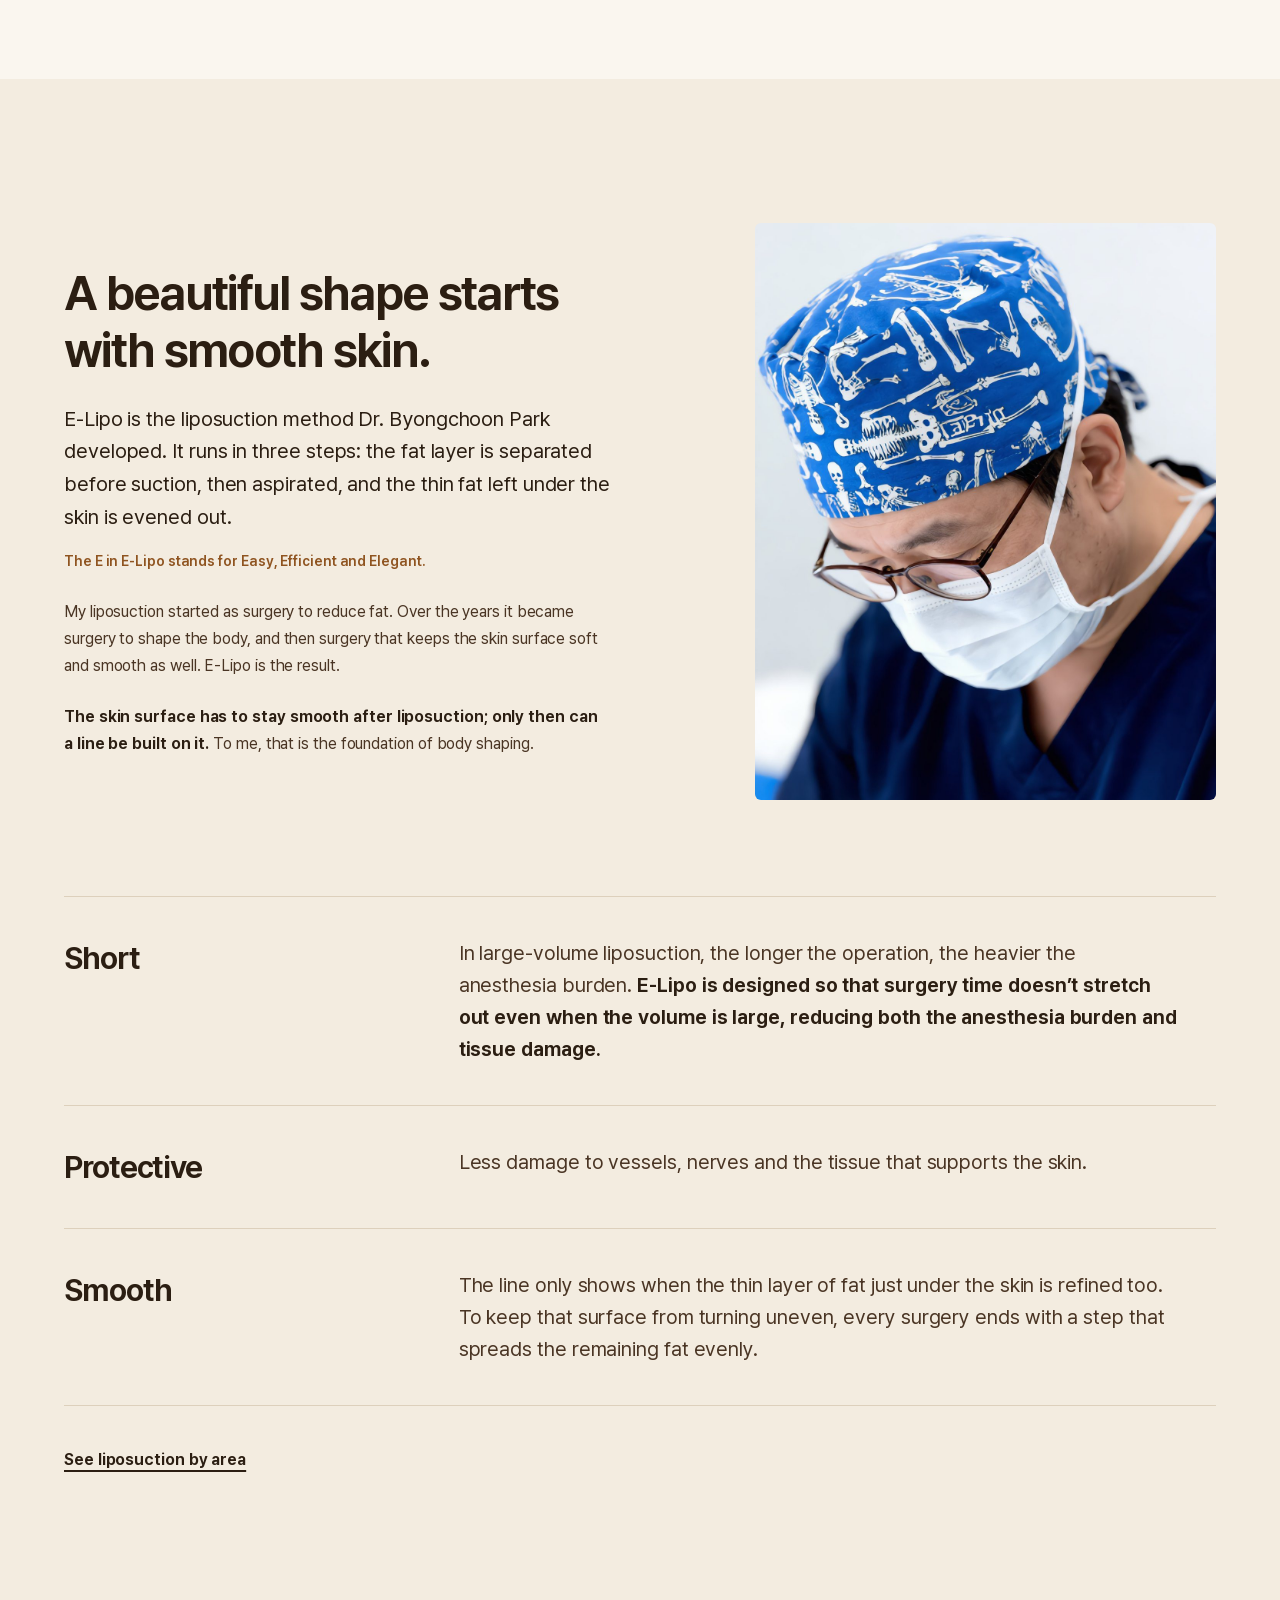
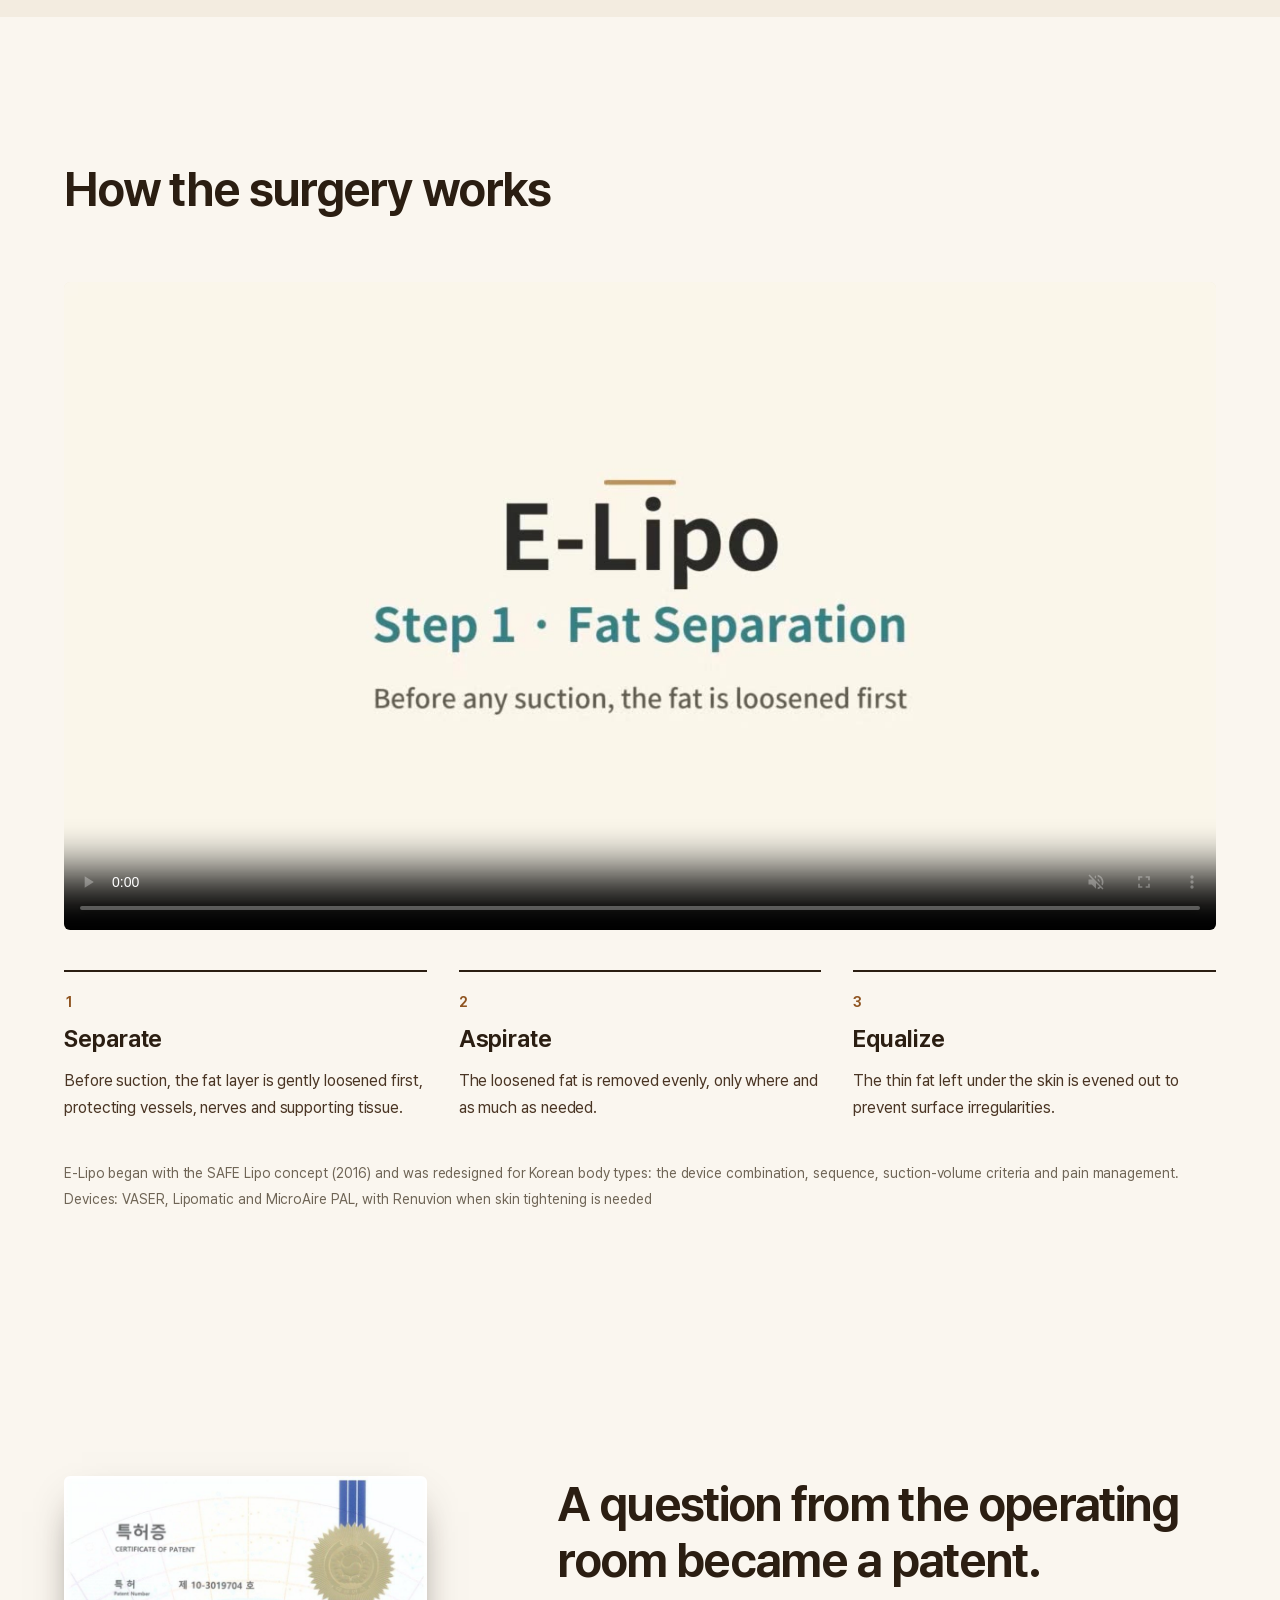
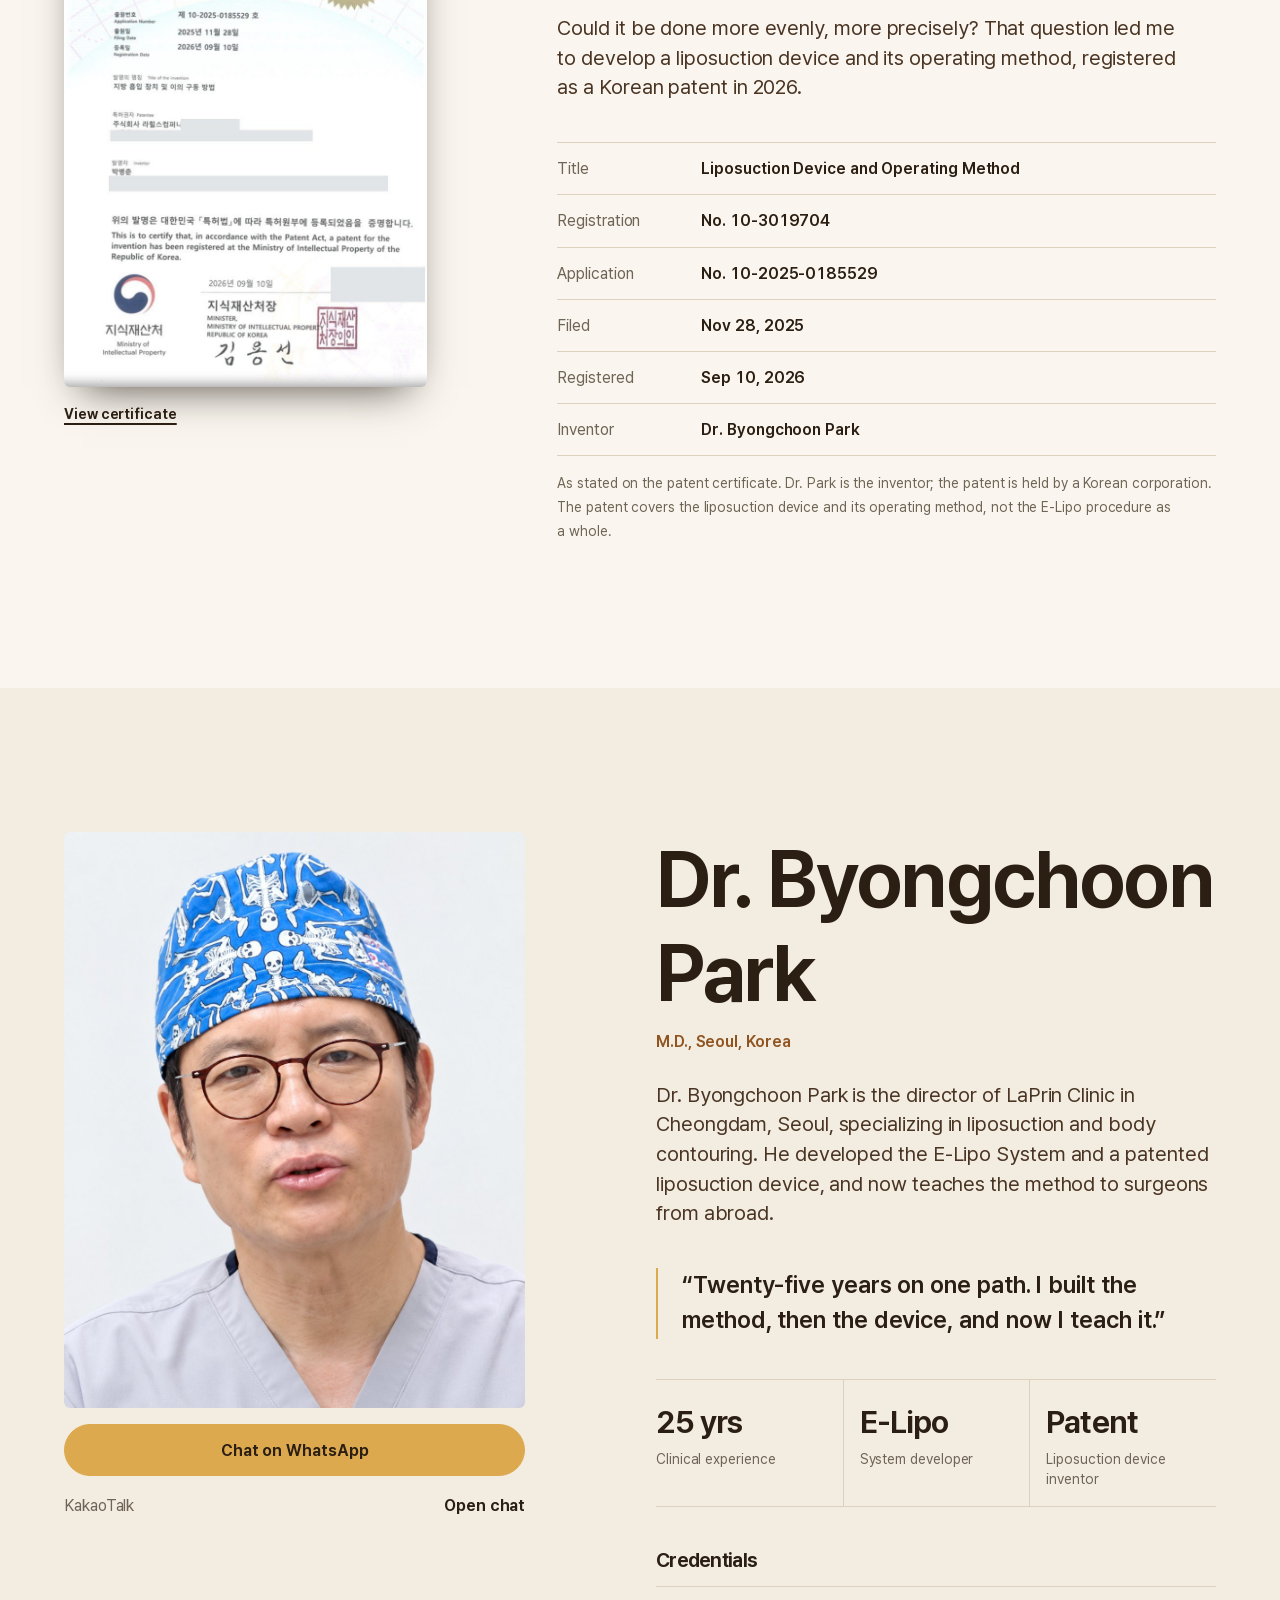
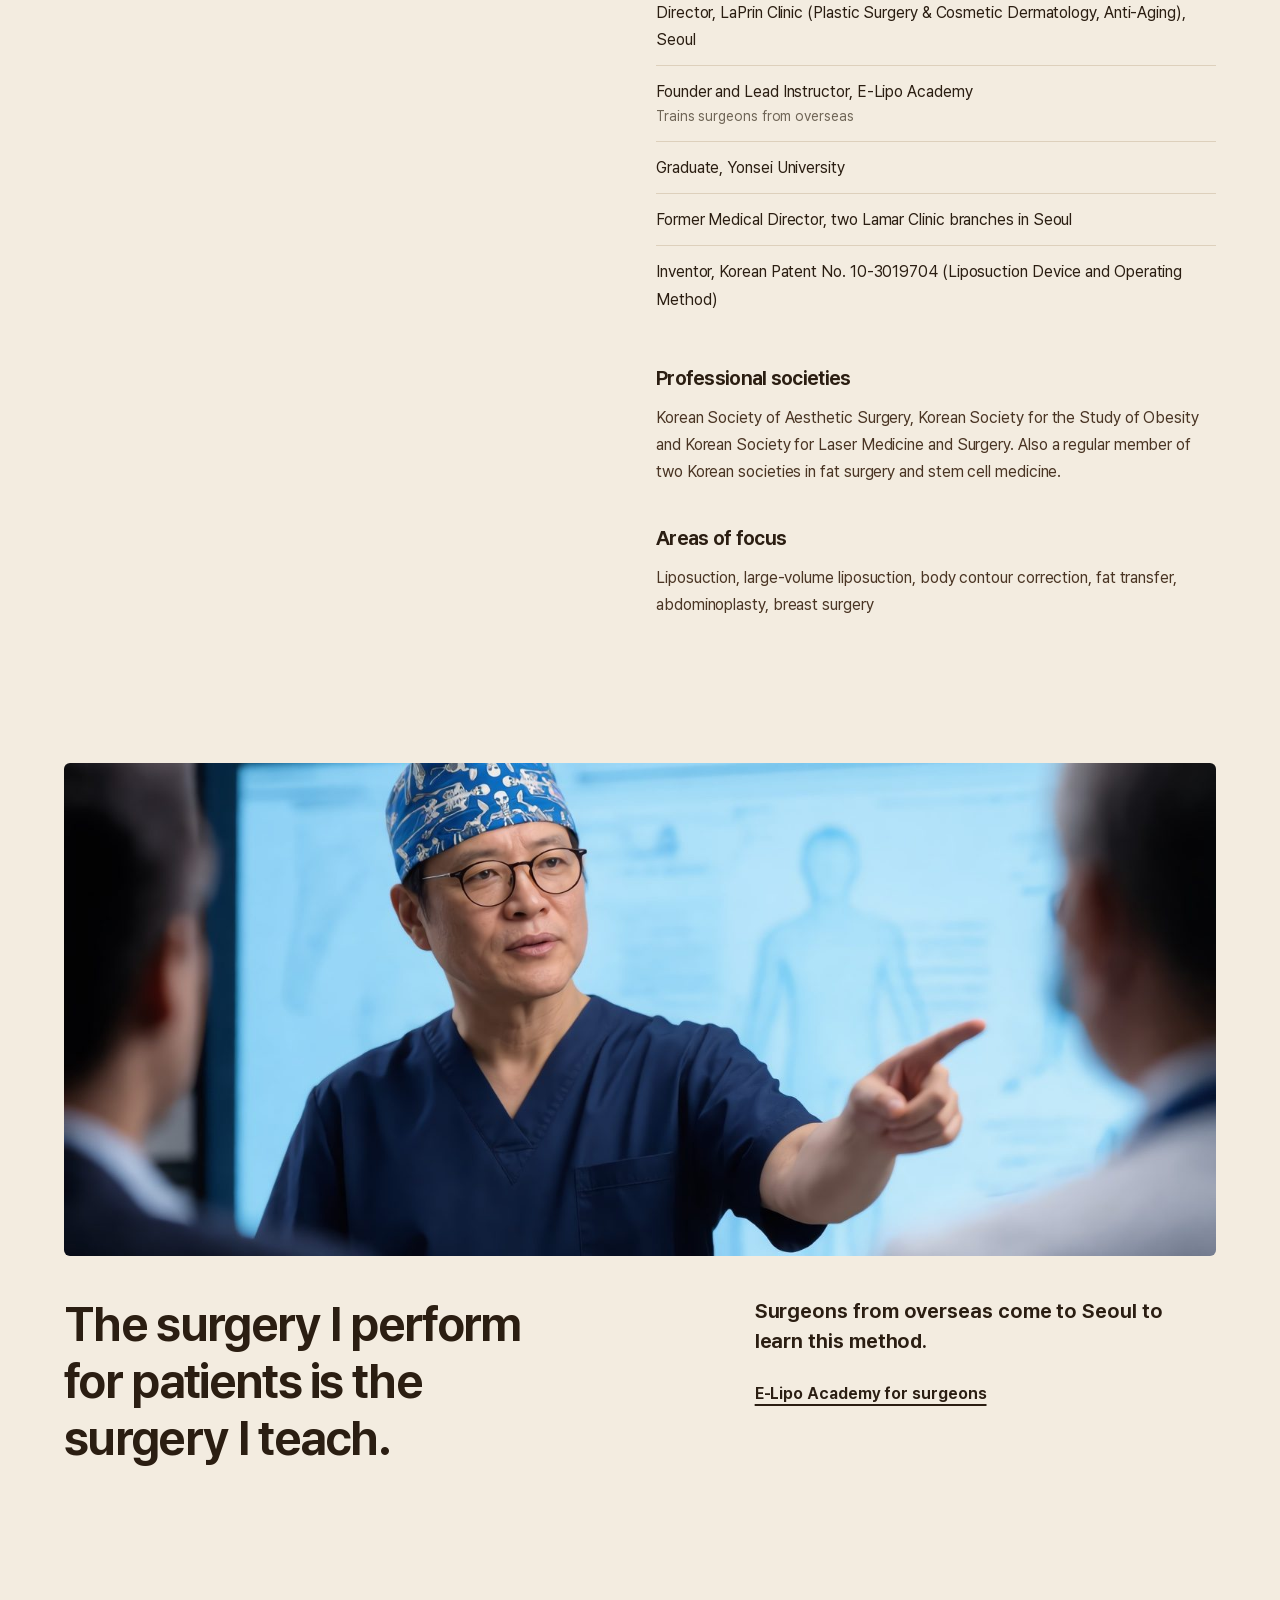
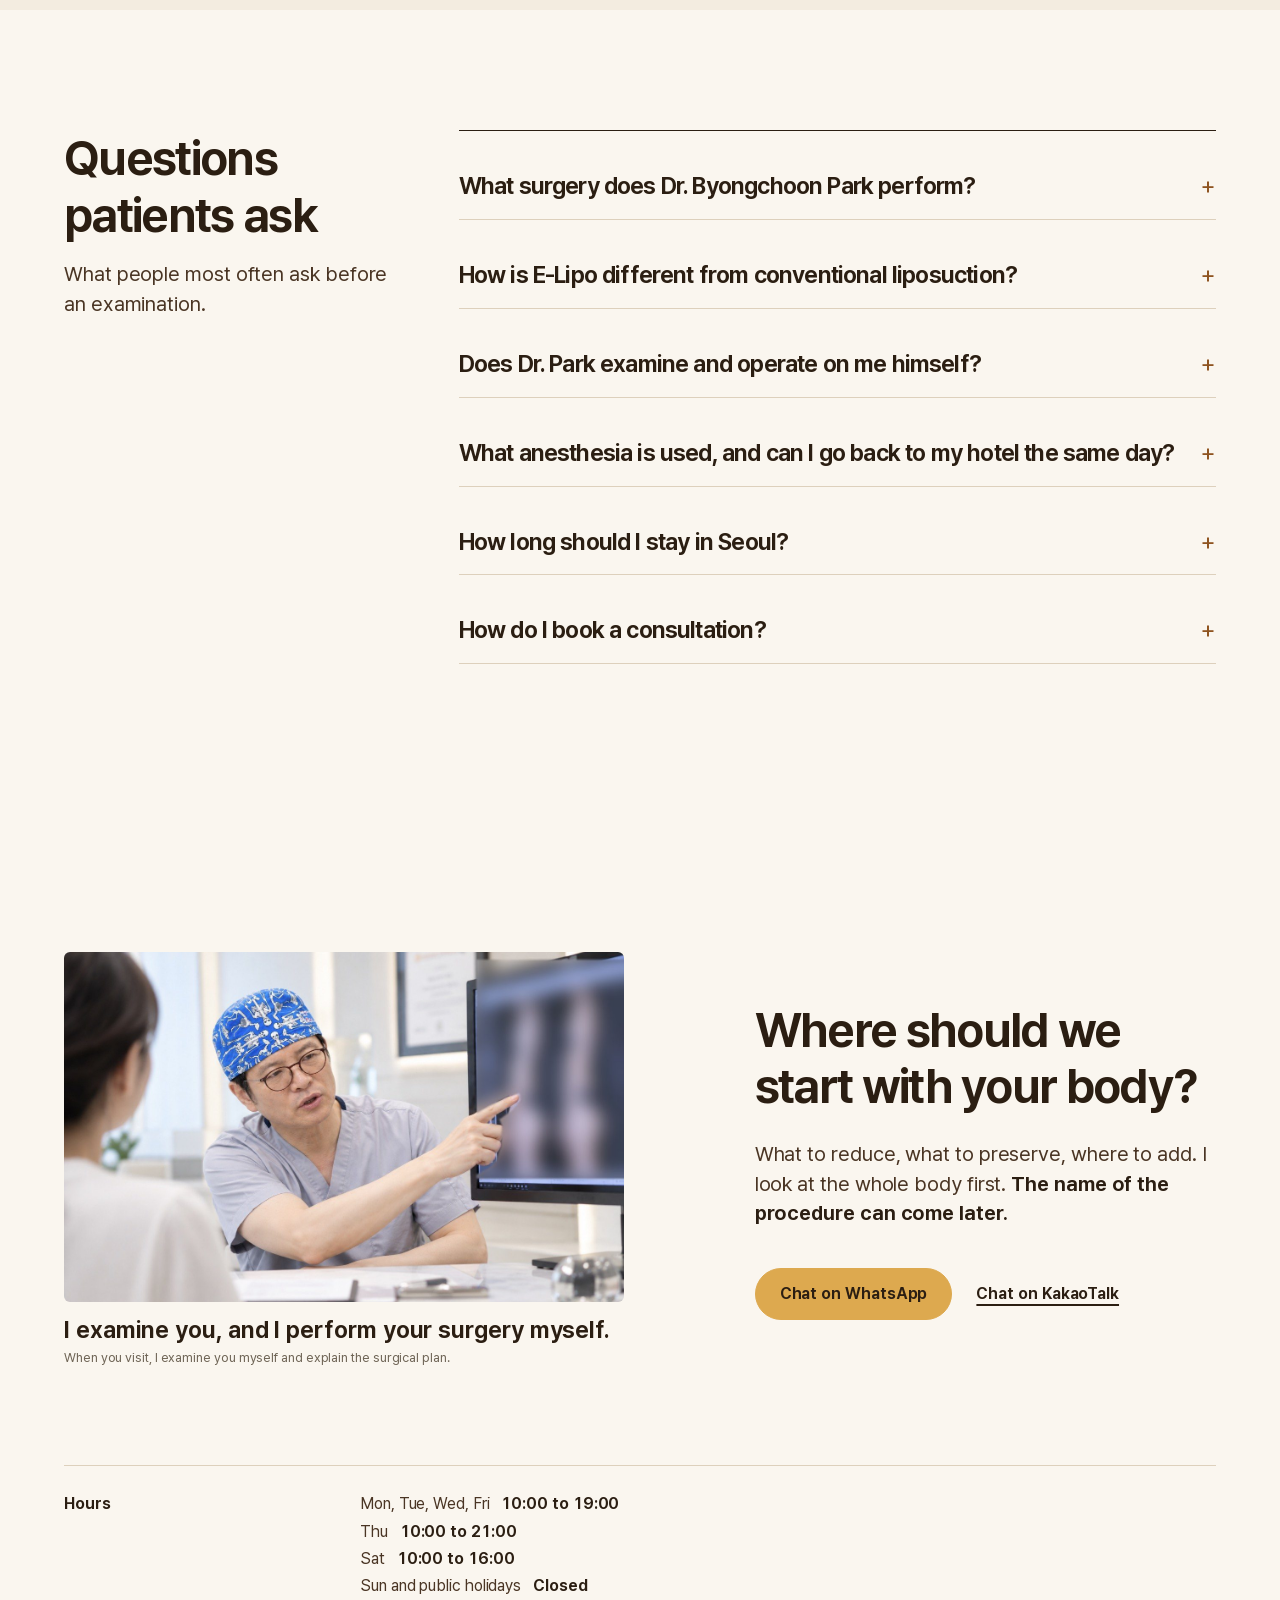
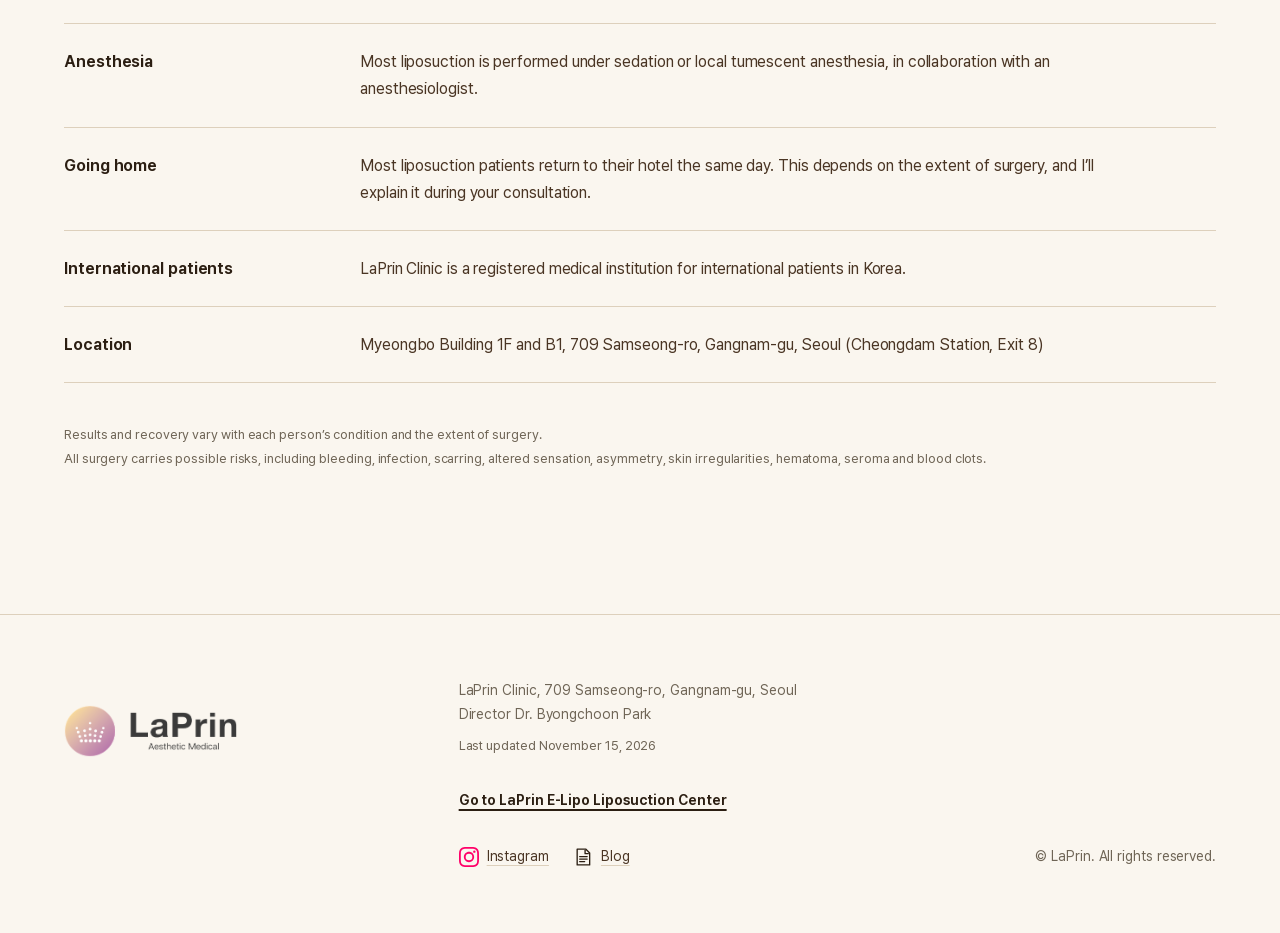
<file: en/index.html>
<!DOCTYPE html>
<html lang="en">
<head>
<meta charset="utf-8">
<meta name="viewport" content="width=device-width, initial-scale=1">
<title>Dr. Byongchoon Park, Liposuction in Seoul | LaPrin Clinic</title>
<meta name="description" content="Dr. Byongchoon Park examines and operates on every patient himself at LaPrin Clinic in Cheongdam, Seoul. He developed E-Lipo and a patented liposuction device.">
<link rel="canonical" href="https://liposuction-laprinps.com/dr-park/en/">
<link rel="alternate" hreflang="ko" href="https://liposuction-laprinps.com/dr-park/">
<link rel="alternate" hreflang="en" href="https://liposuction-laprinps.com/dr-park/en/">
<link rel="alternate" hreflang="ja" href="https://liposuction-laprinps.com/dr-park/ja/">
<link rel="alternate" hreflang="zh-Hant" href="https://liposuction-laprinps.com/dr-park/zh-tw/">
<link rel="alternate" hreflang="x-default" href="https://liposuction-laprinps.com/dr-park/en/">
<link rel="icon" type="image/png" href="../img/laprin-mark.png">
<link rel="apple-touch-icon" href="../img/laprin-mark.png">
<meta property="og:type" content="profile">
<meta property="og:url" content="https://liposuction-laprinps.com/dr-park/en/">
<meta property="og:title" content="Dr. Byongchoon Park | LaPrin Clinic, Seoul">
<meta property="og:description" content="Dr. Park looks at the line that's left. He examines and operates on every patient himself.">
<meta name="twitter:card" content="summary_large_image">
<meta name="twitter:title" content="Dr. Byongchoon Park | LaPrin Clinic, Seoul">
<meta name="twitter:description" content="Dr. Park looks at the line that's left. He examines and operates on every patient himself.">
<meta name="twitter:image" content="https://liposuction-laprinps.com/dr-park/img/dr-byongchoon-park.jpg">
<meta property="og:image" content="https://liposuction-laprinps.com/dr-park/img/dr-byongchoon-park.jpg">
<link rel="preload" href="../fonts/PretendardVariable-subset.woff2" as="font" type="font/woff2" crossorigin>
<script type="application/ld+json">
{
  "@context": "https://schema.org",
  "@graph": [
    {
      "@type": [
        "ProfilePage",
        "MedicalWebPage"
      ],
      "@id": "https://liposuction-laprinps.com/dr-park/en/#page",
      "name": "Dr. Byongchoon Park, Liposuction in Seoul | LaPrin Clinic",
      "description": "Dr. Byongchoon Park examines and operates on every patient himself at LaPrin Clinic in Cheongdam, Seoul. He developed E-Lipo and a patented liposuction device.",
      "inLanguage": "en",
      "mainEntity": {
        "@id": "https://e-lipo-academy.com/#instructor"
      },
      "about": {
        "@id": "https://e-lipo-academy.com/#instructor"
      },
      "reviewedBy": {
        "@id": "https://e-lipo-academy.com/#instructor"
      },
      "lastReviewed": "2026-11-15",
      "dateModified": "2026-11-15",
      "url": "https://liposuction-laprinps.com/dr-park/en/",
      "isPartOf": {
        "@type": "WebSite",
        "name": "LaPrin E-Lipo Liposuction Center",
        "url": "https://liposuction-laprinps.com/en/index.html"
      }
    },
    {
      "@type": "Person",
      "@id": "https://e-lipo-academy.com/#instructor",
      "name": "Dr. Byongchoon Park",
      "alternateName": [
        "Byongchoon Park",
        "박병춘",
        "Dr. Byong Choon Park",
        "Dr. BC Park"
      ],
      "honorificSuffix": "M.D.",
      "jobTitle": "Director, LaPrin Clinic; Founder and Lead Instructor, E-Lipo Academy",
      "description": "Physician with 25 years of experience in liposuction and body contouring. Developer of the E-Lipo System and inventor of Korean Patent No. 10-3019704 (Liposuction Device and Operating Method). Trains surgeons from overseas.",
      "image": "https://liposuction-laprinps.com/dr-park/img/dr-byongchoon-park.jpg",
      "alumniOf": {
        "@type": "CollegeOrUniversity",
        "name": "Yonsei University",
        "alternateName": "연세대학교"
      },
      "worksFor": {
        "@id": "https://liposuction-laprinps.com/dr-park/#clinic"
      },
      "affiliation": {
        "@type": "EducationalOrganization",
        "name": "E-Lipo™ Academy",
        "url": "https://e-lipo-academy.com/"
      },
      "memberOf": [
        {
          "@type": "Organization",
          "name": "Korean Society of Aesthetic Surgery",
          "alternateName": "대한미용외과학회"
        },
        {
          "@type": "Organization",
          "name": "Korean Society for the Study of Obesity",
          "alternateName": "대한비만학회"
        },
        {
          "@type": "Organization",
          "name": "대한지방성형학회"
        },
        {
          "@type": "Organization",
          "name": "대한줄기세포학회"
        },
        {
          "@type": "Organization",
          "name": "Korean Society for Laser Medicine and Surgery",
          "alternateName": "대한의학레이저학회"
        }
      ],
      "knowsAbout": [
        "Liposuction",
        "Large-volume liposuction",
        "Body contouring",
        "Fat transfer"
      ],
      "sameAs": [
        "https://e-lipo-academy.com/",
        "https://www.linkedin.com/in/bcpark0/"
      ],
      "url": "https://liposuction-laprinps.com/dr-park/en/"
    },
    {
      "@type": "MedicalClinic",
      "@id": "https://liposuction-laprinps.com/dr-park/#clinic",
      "name": "LaPrin Clinic (Plastic Surgery & Cosmetic Dermatology, Anti-Aging)",
      "alternateName": "라프린의원",
      "address": {
        "@type": "PostalAddress",
        "streetAddress": "Myeongbo Building 1F and B1, 709 Samseong-ro",
        "addressLocality": "Gangnam-gu",
        "addressRegion": "Seoul",
        "addressCountry": "KR",
        "postalCode": "06068"
      },
      "openingHoursSpecification": [
        {
          "@type": "OpeningHoursSpecification",
          "dayOfWeek": [
            "Monday",
            "Tuesday",
            "Wednesday",
            "Friday"
          ],
          "opens": "10:00",
          "closes": "19:00"
        },
        {
          "@type": "OpeningHoursSpecification",
          "dayOfWeek": "Thursday",
          "opens": "10:00",
          "closes": "21:00"
        },
        {
          "@type": "OpeningHoursSpecification",
          "dayOfWeek": "Saturday",
          "opens": "10:00",
          "closes": "16:00"
        }
      ],
      "geo": {
        "@type": "GeoCoordinates",
        "latitude": 37.5194205,
        "longitude": 127.0495416
      },
      "url": "https://liposuction-laprinps.com/en/index.html",
      "sameAs": [
        "https://www.instagram.com/laprin_kr/"
      ]
    },
    {
      "@type": "FAQPage",
      "@id": "https://liposuction-laprinps.com/dr-park/en/#faq",
      "mainEntity": [
        {
          "@type": "Question",
          "name": "What surgery does Dr. Byongchoon Park perform?",
          "acceptedAnswer": {
            "@type": "Answer",
            "text": "Liposuction and body contouring. That covers liposuction of the abdomen, flanks, back, arms and thighs, large-volume liposuction, fat transfer of your own fat to the breasts, hips and buttocks, and, when fat alone is not enough, abdominoplasty, breast surgery and body lifts. He plans around the whole body, and the right surgery is decided after he examines you."
          }
        },
        {
          "@type": "Question",
          "name": "How is E-Lipo different from conventional liposuction?",
          "acceptedAnswer": {
            "@type": "Answer",
            "text": "The process is different. Conventional liposuction injects tumescent fluid and then suctions right away. E-Lipo first separates the fat layer, then suctions, then evens out the thin fat left under the skin. That order is meant to leave the skin surface smooth. Results vary with each person’s condition."
          }
        },
        {
          "@type": "Question",
          "name": "Does Dr. Park examine and operate on me himself?",
          "acceptedAnswer": {
            "@type": "Answer",
            "text": "Yes. LaPrin Clinic is a single-physician clinic, so when you visit, Dr. Byongchoon Park examines you himself and performs the surgery himself. He looks at the whole body first and explains only the steps you need."
          }
        },
        {
          "@type": "Question",
          "name": "What anesthesia is used, and can I go back to my hotel the same day?",
          "acceptedAnswer": {
            "@type": "Answer",
            "text": "Most liposuction is performed under sedation or local tumescent anesthesia, in collaboration with an anesthesiologist. Most liposuction patients return to their hotel the same day. This depends on the extent of surgery, and it is explained during your consultation."
          }
        },
        {
          "@type": "Question",
          "name": "How long should I stay in Seoul?",
          "acceptedAnswer": {
            "@type": "Answer",
            "text": "For international patients, the guideline is light daily activity after 2 to 3 days and a stay of 7 to 10 days in Seoul. LaPrin Clinic is a registered medical institution for international patients in Korea. The schedule can change with the extent of surgery and your recovery, so it is planned with you at consultation."
          }
        },
        {
          "@type": "Question",
          "name": "How do I book a consultation?",
          "acceptedAnswer": {
            "@type": "Answer",
            "text": "Message the clinic on WhatsApp or KakaoTalk to book, and Dr. Park examines you when you visit. The clinic is in the Myeongbo Building at Cheongdam Station Exit 8 and is closed on Sundays and public holidays. The surgical plan depends on your examination and condition."
          }
        }
      ]
    }
  ]
}
</script>
<link rel="stylesheet" href="../css/style.css">
</head>
<body>

<header class="nav">
  <div class="container nav-in">
    <a class="logo" href="#top" aria-label="LaPrin home"><img src="../img/laprin-logo.png" alt="LaPrin" width="156" height="42"></a>
    <nav class="menu" aria-label="Main menu">
      <a href="#design">Total Body Design</a>
      <a href="#system">E-Lipo System</a>
      <a href="#patent">Patent</a>
      <a href="#profile">About Dr. Park</a>
      <a href="#academy">Academy</a>
    </nav>
    <div class="nav-r">
      <nav class="lang" aria-label="Language"><a href="../index.html" hreflang="ko" lang="ko">한국어</a><a href="index.html" aria-current="page" hreflang="en" lang="en">English</a><a href="../ja/index.html" hreflang="ja" lang="ja">日本語</a><a href="../zh-tw/index.html" hreflang="zh-Hant" lang="zh-Hant">繁中</a></nav>
      <a class="btn btn-sm" href="#consult">Consultation</a>
    </div>
  </div>
</header>

<main id="top">

<section class="hero">
  <img class="hero-img" src="../img/hero-portrait.jpg" alt="Dr. Byongchoon Park, director of LaPrin Clinic" width="1536" height="1157" fetchpriority="high">
  <div class="container hero-in">
    <div class="hero-copy">
      <h1>I look at the line that’s left.<span class="h1-who">Dr. Byongchoon Park, liposuction and body contouring, LaPrin Clinic Seoul</span></h1>
      <p class="lead">Twenty-five years of liposuction taught me something simple: remove only what should go, and keep what should stay.</p>
      <div class="actions">
        <a class="btn" href="https://wa.me/821050250858" target="_blank" rel="noopener">Chat on WhatsApp</a>
        <a class="textlink" href="#profile">About Dr. Park</a>
      </div>
    </div>
  </div>
</section>

<section class="design" id="design">
  <div class="container">
    <p class="statement-text" id="philosophy">I judge a result by the silhouette after surgery, more than by how many cc came out. <span>That’s why I never look at the abdomen or the arms in isolation.</span></p>
  </div>
  <div class="container design-in">
    <figure class="design-fig">
      <img src="../img/body-silhouette.jpg" alt="Silhouette showing the line from waist to hips" loading="lazy" width="760" height="1152">
      <figcaption>“A smooth skin surface is the foundation of body shaping.” <span>Dr. Byongchoon Park</span></figcaption>
    </figure>
    <div class="design-body">
      <div class="head">
        <h2>Reducing one area doesn’t complete the line.</h2>
        <p class="lead">Remove, refine, refill, rebuild.</p>
      </div>
      <ol class="stages">
        <li>
          <h3><span class="stage">Remove</span>Only where needed, only as much as needed.</h3>
          <p>Where fat comes out matters more than how much. I reduce just enough for the waist and hips, the arms and torso, to define each other.</p>
          <ul class="terms"><li><a href="https://liposuction-laprinps.com/en/abdominal-liposuction.html">Abdomen &amp; flanks</a></li><li>Back, arms, thighs</li><li>Large-volume liposuction</li></ul>
        </li>
        <li>
          <h3><span class="stage">Refine</span>Refining so the line doesn’t break.</h3>
          <p>From waist to hips, from arm to torso. Treated and untreated areas should read as one continuous line.</p>
        </li>
        <li>
          <h3><span class="stage">Refill</span>Your own fat, where volume is missing.</h3>
          <p>Fat is harvested intact during liposuction and can be moved the same day to areas that need volume, such as the hips, buttocks and breasts.</p>
          <ul class="terms"><li><a href="https://liposuction-laprinps.com/en/fat-transfer-detail.html">Breast fat transfer</a></li><li><a href="https://liposuction-laprinps.com/en/hip-design.html">Hip &amp; buttock fat transfer</a></li></ul>
        </li>
        <li>
          <h3><span class="stage">Rebuild</span>When fat alone isn’t the answer, I’ll tell you.</h3>
          <p>If the skin has stretched a lot, or pregnancy and weight changes have reshaped the body, liposuction alone has limits. In that case I recommend correcting skin and tissue together.</p>
          <ul class="terms"><li><a href="https://liposuction-laprinps.com/en/tummy-tuck-detail.html">Abdominoplasty</a></li><li><a href="https://liposuction-laprinps.com/en/breast-detail.html">Breast surgery</a></li><li><a href="https://liposuction-laprinps.com/en/renuvion-detail.html">Body lift</a></li></ul>
        </li>
      </ol>
      <div class="decide">
        <h3>You won’t need all four steps.</h3>
        <p>I’ll look at your body first and explain only the steps you need.</p>
        <a class="btn" href="#consult">Start with your body</a>
      </div>
    </div>
  </div>
</section>

<section class="system" id="system">
  <div class="container">
    <div class="sys-split">
      <div class="sys-text">
        <h2>A beautiful shape starts with smooth skin.</h2>
        <p class="def">E-Lipo is the liposuction method Dr. Byongchoon Park developed. It runs in three steps: the fat layer is separated before suction, then aspirated, and the thin fat left under the skin is evened out.</p>
        <p class="emean">The E in E-Lipo stands for Easy, Efficient and Elegant.</p>
        <p>My liposuction started as surgery to reduce fat. Over the years it became surgery to shape the body, and then surgery that keeps the skin surface soft and smooth as well. E-Lipo is the result.</p>
        <p><b>The skin surface has to stay smooth after liposuction; only then can a line be built on it.</b> To me, that is the foundation of body shaping.</p>
      </div>
      <figure class="sys-fig"><img src="../img/surgery-focus.jpg" alt="Dr. Byongchoon Park in surgery" loading="lazy" width="1200" height="1500"></figure>
    </div>
    <ul class="principles">
      <li><h3>Short</h3><p>In large-volume liposuction, the longer the operation, the heavier the anesthesia burden. <b>E-Lipo is designed so that surgery time doesn’t stretch out even when the volume is large, reducing both the anesthesia burden and tissue damage.</b></p></li>
      <li><h3>Protective</h3><p>Less damage to vessels, nerves and the tissue that supports the skin.</p></li>
      <li><h3>Smooth</h3><p>The line only shows when the thin layer of fat just under the skin is refined too. To keep that surface from turning uneven, every surgery ends with a step that spreads the remaining fat evenly.</p></li>
    </ul>
    <p class="more"><a class="textlink" href="https://liposuction-laprinps.com/en/index.html#elipo">See liposuction by area</a></p>
  </div>
</section>

<section class="process">
  <div class="container">
    <h2>How the surgery works</h2>
    <figure class="flow-video"><video src="../video/e-lipo-steps-en.mp4" poster="../video/e-lipo-steps-en.jpg" muted loop playsinline autoplay controls preload="metadata" aria-label="E-Lipo three-step animation: fat separation, aspiration, fat equalization"></video></figure>
    <ol class="flow">
      <li><strong>Separate</strong><span>Before suction, the fat layer is gently loosened first, protecting vessels, nerves and supporting tissue.</span></li>
      <li><strong>Aspirate</strong><span>The loosened fat is removed evenly, only where and as much as needed.</span></li>
      <li><strong>Equalize</strong><span>The thin fat left under the skin is evened out to prevent surface irregularities.</span></li>
    </ol>
    <p class="fnote">E-Lipo began with the SAFE Lipo concept (2016) and was redesigned for Korean body types: the device combination, sequence, suction-volume criteria and pain management.<br>Devices: VASER, Lipomatic and MicroAire PAL, with Renuvion when skin tightening is needed</p>
  </div>
</section>

<section class="patent" id="patent">
  <div class="container patent-in">
    <figure class="cert">
      <img src="../img/patent-certificate.jpg" alt="Korean patent certificate No. 10-3019704 (Liposuction Device and Operating Method)" loading="lazy" width="746" height="1052">
      <a class="textlink" href="../img/patent-certificate.jpg" target="_blank" rel="noopener">View certificate</a>
    </figure>
    <div class="patent-body">
      <h2>A question from the operating room became a patent.</h2>
      <p class="lead">Could it be done more evenly, more precisely? That question led me to develop a liposuction device and its operating method, registered as a Korean patent in 2026.</p>
      <dl class="ptable">
        <div><dt>Title</dt><dd>Liposuction Device and Operating Method</dd></div>
        <div><dt>Registration</dt><dd>No. 10-3019704</dd></div>
        <div><dt>Application</dt><dd>No. 10-2025-0185529</dd></div>
        <div><dt>Filed</dt><dd>Nov 28, 2025</dd></div>
        <div><dt>Registered</dt><dd>Sep 10, 2026</dd></div>
        <div><dt>Inventor</dt><dd>Dr. Byongchoon Park</dd></div>
      </dl>
      <p class="fine">As stated on the patent certificate. Dr. Park is the inventor; the patent is held by a Korean corporation. The patent covers the liposuction device and its operating method, not the E-Lipo procedure as a whole.</p>
    </div>
  </div>
</section>

<section class="profile" id="profile">
  <div class="container">
    <div class="profile-in">
      <aside class="profile-aside">
        <img src="../img/dr-byongchoon-park.jpg" alt="Portrait of Dr. Byongchoon Park" loading="lazy" width="1028" height="1285">
        <a class="btn" href="https://wa.me/821050250858" target="_blank" rel="noopener">Chat on WhatsApp</a>
        <p class="tel"><span>KakaoTalk</span><a href="https://pf.kakao.com/_xieNxmV" target="_blank" rel="noopener">Open chat</a></p>
      </aside>
      <div class="profile-body">
        <h2>Dr. Byongchoon Park</h2>
        <p class="en">M.D., Seoul, Korea</p>
        <p class="lead">Dr. Byongchoon Park is the director of LaPrin Clinic in Cheongdam, Seoul, specializing in liposuction and body contouring. He developed the E-Lipo System and a patented liposuction device, and now teaches the method to surgeons from abroad.</p>
        <blockquote class="say">“Twenty-five years on one path. I built the method, then the device, and now I teach it.”</blockquote>
        <dl class="pstats">
          <div><dt>Clinical experience</dt><dd>25 yrs</dd></div>
          <div><dt>System developer</dt><dd>E-Lipo</dd></div>
          <div><dt>Liposuction device inventor</dt><dd>Patent</dd></div>
        </dl>
        <div class="record">
          <h3>Credentials</h3>
          <ul>
            <li>Director, LaPrin Clinic (Plastic Surgery &amp; Cosmetic Dermatology, Anti-Aging), Seoul</li>
            <li>Founder and Lead Instructor, E-Lipo Academy<small>Trains surgeons from overseas</small></li>
            <li>Graduate, Yonsei University</li>
            <li>Former Medical Director, two Lamar Clinic branches in Seoul</li>
            <li>Inventor, Korean Patent No. 10-3019704 (Liposuction Device and Operating Method)</li>
          </ul>
        </div>
        <div class="record">
          <h3>Professional societies</h3>
          <p>Korean Society of Aesthetic Surgery, Korean Society for the Study of Obesity and Korean Society for Laser Medicine and Surgery. Also a regular member of two Korean societies in fat surgery and stem cell medicine.</p>
        </div>
        <div class="record">
          <h3>Areas of focus</h3>
          <p>Liposuction, large-volume liposuction, body contour correction, fat transfer, abdominoplasty, breast surgery</p>
        </div>
      </div>
    </div>

    <div class="academy" id="academy">
      <img src="../img/academy-lecture.jpg" alt="Dr. Byongchoon Park explaining the E-Lipo System to surgeons" loading="lazy" width="1536" height="867">
      <div class="academy-text">
        <h2>The surgery I perform for patients is the surgery I teach.</h2>
        <div>
          <p class="lead"><b>Surgeons from overseas come to Seoul to learn this method.</b></p>
          <a class="textlink" href="https://e-lipo-academy.com/" target="_blank" rel="noopener">E-Lipo Academy for surgeons</a>
        </div>
      </div>
    </div>
  </div>
</section>

<section class="faq" id="faq">
  <div class="container faq-in">
    <div class="faq-head">
      <h2>Questions patients ask</h2>
      <p class="lead">What people most often ask before an examination.</p>
    </div>
    <div class="faq-list">
        <details><summary><h3>What surgery does Dr. Byongchoon Park perform?</h3></summary><p>Liposuction and body contouring. That covers liposuction of the abdomen, flanks, back, arms and thighs, large-volume liposuction, fat transfer of your own fat to the breasts, hips and buttocks, and, when fat alone is not enough, abdominoplasty, breast surgery and body lifts. He plans around the whole body, and the right surgery is decided after he examines you.</p></details>
        <details><summary><h3>How is E-Lipo different from conventional liposuction?</h3></summary><p>The process is different. Conventional liposuction injects tumescent fluid and then suctions right away. E-Lipo first separates the fat layer, then suctions, then evens out the thin fat left under the skin. That order is meant to leave the skin surface smooth. Results vary with each person’s condition.</p></details>
        <details><summary><h3>Does Dr. Park examine and operate on me himself?</h3></summary><p>Yes. LaPrin Clinic is a single-physician clinic, so when you visit, Dr. Byongchoon Park examines you himself and performs the surgery himself. He looks at the whole body first and explains only the steps you need.</p></details>
        <details><summary><h3>What anesthesia is used, and can I go back to my hotel the same day?</h3></summary><p>Most liposuction is performed under sedation or local tumescent anesthesia, in collaboration with an anesthesiologist. Most liposuction patients return to their hotel the same day. This depends on the extent of surgery, and it is explained during your consultation.</p></details>
        <details><summary><h3>How long should I stay in Seoul?</h3></summary><p>For international patients, the guideline is light daily activity after 2 to 3 days and a stay of 7 to 10 days in Seoul. LaPrin Clinic is a registered medical institution for international patients in Korea. The schedule can change with the extent of surgery and your recovery, so it is planned with you at consultation.</p></details>
        <details><summary><h3>How do I book a consultation?</h3></summary><p>Message the clinic on WhatsApp or KakaoTalk to book, and Dr. Park examines you when you visit. The clinic is in the Myeongbo Building at Cheongdam Station Exit 8 and is closed on Sundays and public holidays. The surgical plan depends on your examination and condition.</p></details>
    </div>
  </div>
</section>

<section class="consult" id="consult">
  <div class="container">
    <div class="consult-in">
      <figure class="interview">
        <img src="../img/consult-scene.jpg" alt="Dr. Byongchoon Park explaining a body assessment during a consultation" width="1320" height="864" loading="lazy">
        <figcaption><strong>I examine you, and I perform your surgery myself.</strong> <span>When you visit, I examine you myself and explain the surgical plan.</span></figcaption>
      </figure>
      <div class="consult-text">
        <h2>Where should we start with your body?</h2>
        <p class="lead">What to reduce, what to preserve, where to add. I look at the whole body first. <b>The name of the procedure can come later.</b></p>
        <div class="actions">
          <a class="btn" href="https://wa.me/821050250858" target="_blank" rel="noopener">Chat on WhatsApp</a>
          <a class="textlink" href="https://pf.kakao.com/_xieNxmV" target="_blank" rel="noopener">Chat on KakaoTalk</a>
        </div>
      </div>
    </div>
    <dl class="info">
      <div><dt>Hours</dt><dd><span>Mon, Tue, Wed, Fri <b>10:00 to 19:00</b></span><span>Thu <b>10:00 to 21:00</b></span><span>Sat <b>10:00 to 16:00</b></span><span>Sun and public holidays <b>Closed</b></span></dd></div>
      <div><dt>Anesthesia</dt><dd>Most liposuction is performed under sedation or local tumescent anesthesia, in collaboration with an anesthesiologist.</dd></div>
      <div><dt>Going home</dt><dd>Most liposuction patients return to their hotel the same day. This depends on the extent of surgery, and I’ll explain it during your consultation.</dd></div>
      <div><dt>International patients</dt><dd>LaPrin Clinic is a registered medical institution for international patients in Korea.</dd></div>
      <div><dt>Location</dt><dd>Myeongbo Building 1F and B1, 709 Samseong-ro, Gangnam-gu, Seoul (Cheongdam Station, Exit 8)</dd></div>
    </dl>
    <p class="legal">Results and recovery vary with each person’s condition and the extent of surgery.<br>All surgery carries possible risks, including bleeding, infection, scarring, altered sensation, asymmetry, skin irregularities, hematoma, seroma and blood clots.</p>
  </div>
</section>

</main>

<footer class="foot">
  <div class="container foot-in">
    <img class="flogo" src="../img/laprin-logo-full.png" alt="LaPrin Aesthetic Medical" width="200" height="60" loading="lazy">
    <p>LaPrin Clinic, 709 Samseong-ro, Gangnam-gu, Seoul<br>Director Dr. Byongchoon Park<br><span class="updated">Last updated <time datetime="2026-11-15">November 15, 2026</time></span></p>
    <p class="center"><a class="textlink" href="https://liposuction-laprinps.com/en/index.html">Go to LaPrin E-Lipo Liposuction Center</a></p>
    <nav class="social" aria-label="LaPrin channels"><a class="ig" href="https://www.instagram.com/laprin_kr/" target="_blank" rel="noopener"><svg class="ico" viewBox="0 0 24 24" aria-hidden="true" focusable="false"><path d="M7.0301.084c-1.2768.0602-2.1487.264-2.911.5634-.7888.3075-1.4575.72-2.1228 1.3877-.6652.6677-1.075 1.3368-1.3802 2.127-.2954.7638-.4956 1.6365-.552 2.914-.0564 1.2775-.0689 1.6882-.0626 4.947.0062 3.2586.0206 3.6671.0825 4.9473.061 1.2765.264 2.1482.5635 2.9107.308.7889.72 1.4573 1.388 2.1228.6679.6655 1.3365 1.0743 2.1285 1.38.7632.295 1.6361.4961 2.9134.552 1.2773.056 1.6884.069 4.9462.0627 3.2578-.0062 3.668-.0207 4.9478-.0814 1.28-.0607 2.147-.2652 2.9098-.5633.7889-.3086 1.4578-.72 2.1228-1.3881.665-.6682 1.0745-1.3378 1.3795-2.1284.2957-.7632.4966-1.636.552-2.9124.056-1.2809.0692-1.6898.063-4.948-.0063-3.2583-.021-3.6668-.0817-4.9465-.0607-1.2797-.264-2.1487-.5633-2.9117-.3084-.7889-.72-1.4568-1.3876-2.1228C21.2982 1.33 20.628.9208 19.8378.6165 19.074.321 18.2017.1197 16.9244.0645 15.6471.0093 15.236-.005 11.977.0014 8.718.0076 8.31.0215 7.0301.0839m.1402 21.6932c-1.17-.0509-1.8053-.2453-2.2287-.408-.5606-.216-.96-.4771-1.3819-.895-.422-.4178-.6811-.8186-.9-1.378-.1644-.4234-.3624-1.058-.4171-2.228-.0595-1.2645-.072-1.6442-.079-4.848-.007-3.2037.0053-3.583.0607-4.848.05-1.169.2456-1.805.408-2.2282.216-.5613.4762-.96.895-1.3816.4188-.4217.8184-.6814 1.3783-.9003.423-.1651 1.0575-.3614 2.227-.4171 1.2655-.06 1.6447-.072 4.848-.079 3.2033-.007 3.5835.005 4.8495.0608 1.169.0508 1.8053.2445 2.228.408.5608.216.96.4754 1.3816.895.4217.4194.6816.8176.9005 1.3787.1653.4217.3617 1.056.4169 2.2263.0602 1.2655.0739 1.645.0796 4.848.0058 3.203-.0055 3.5834-.061 4.848-.051 1.17-.245 1.8055-.408 2.2294-.216.5604-.4763.96-.8954 1.3814-.419.4215-.8181.6811-1.3783.9-.4224.1649-1.0577.3617-2.2262.4174-1.2656.0595-1.6448.072-4.8493.079-3.2045.007-3.5825-.006-4.848-.0608M16.953 5.5864A1.44 1.44 0 1 0 18.39 4.144a1.44 1.44 0 0 0-1.437 1.4424M5.8385 12.012c.0067 3.4032 2.7706 6.1557 6.173 6.1493 3.4026-.0065 6.157-2.7701 6.1506-6.1733-.0065-3.4032-2.771-6.1565-6.174-6.1498-3.403.0067-6.156 2.771-6.1496 6.1738M8 12.0077a4 4 0 1 1 4.008 3.9921A3.9996 3.9996 0 0 1 8 12.0077"/></svg><span>Instagram</span></a><a class="blog" href="https://liposuction-laprinps.com/en/blog/index.html"><svg class="ico" viewBox="0 0 24 24" aria-hidden="true" focusable="false"><path d="M5 2.5h10.2L20 7.3V21.5H5zM14.5 3.6V8h4.4" fill="none" stroke="currentColor" stroke-width="1.6" stroke-linejoin="round"/><path d="M8 11.5h9M8 14.5h9M8 17.5h6" stroke="currentColor" stroke-width="1.6" stroke-linecap="round"/></svg><span>Blog</span></a></nav>
    <p class="copy">© LaPrin. All rights reserved.</p>
  </div>
</footer>

<nav class="mbar" aria-label="Quick contact">
  <a class="k" href="https://wa.me/821050250858" target="_blank" rel="noopener">WhatsApp</a>
  <a class="t" href="https://pf.kakao.com/_xieNxmV" target="_blank" rel="noopener">KakaoTalk</a>
</nav>

</body>
</html>
</file>
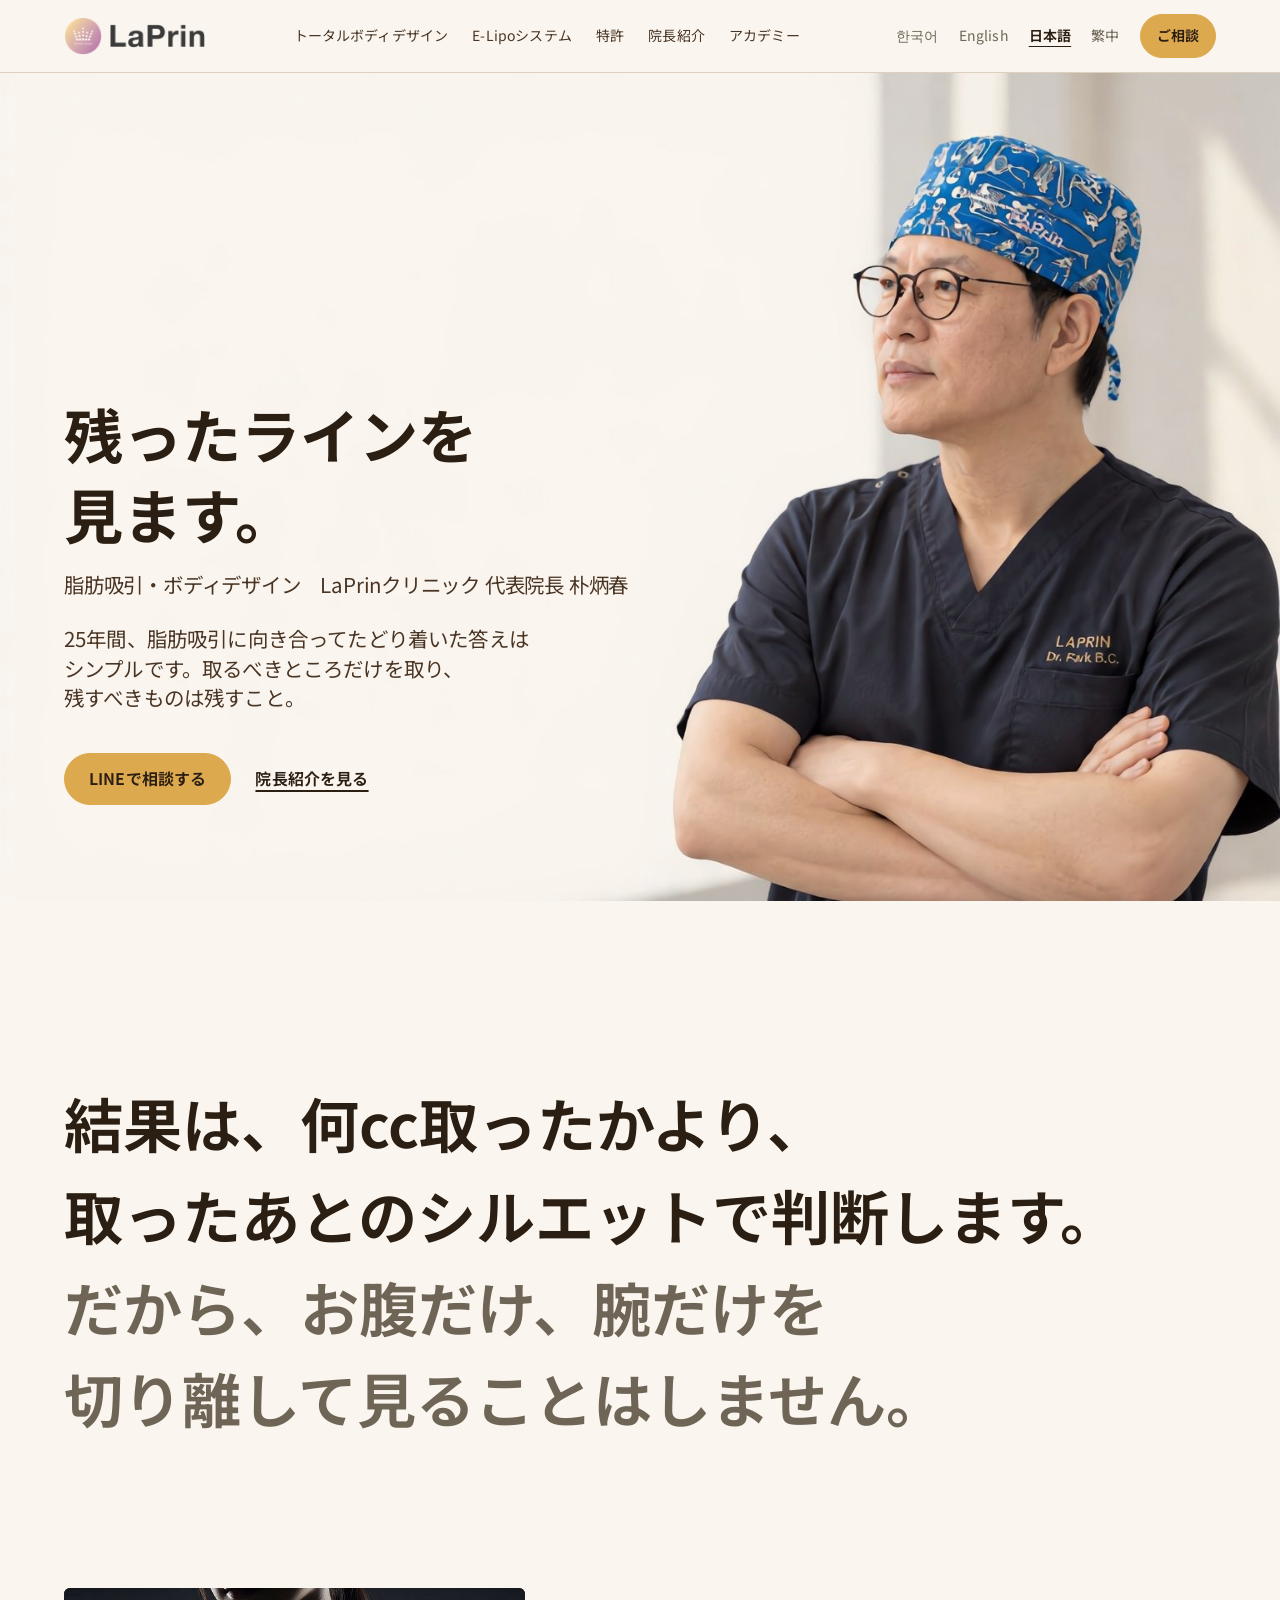
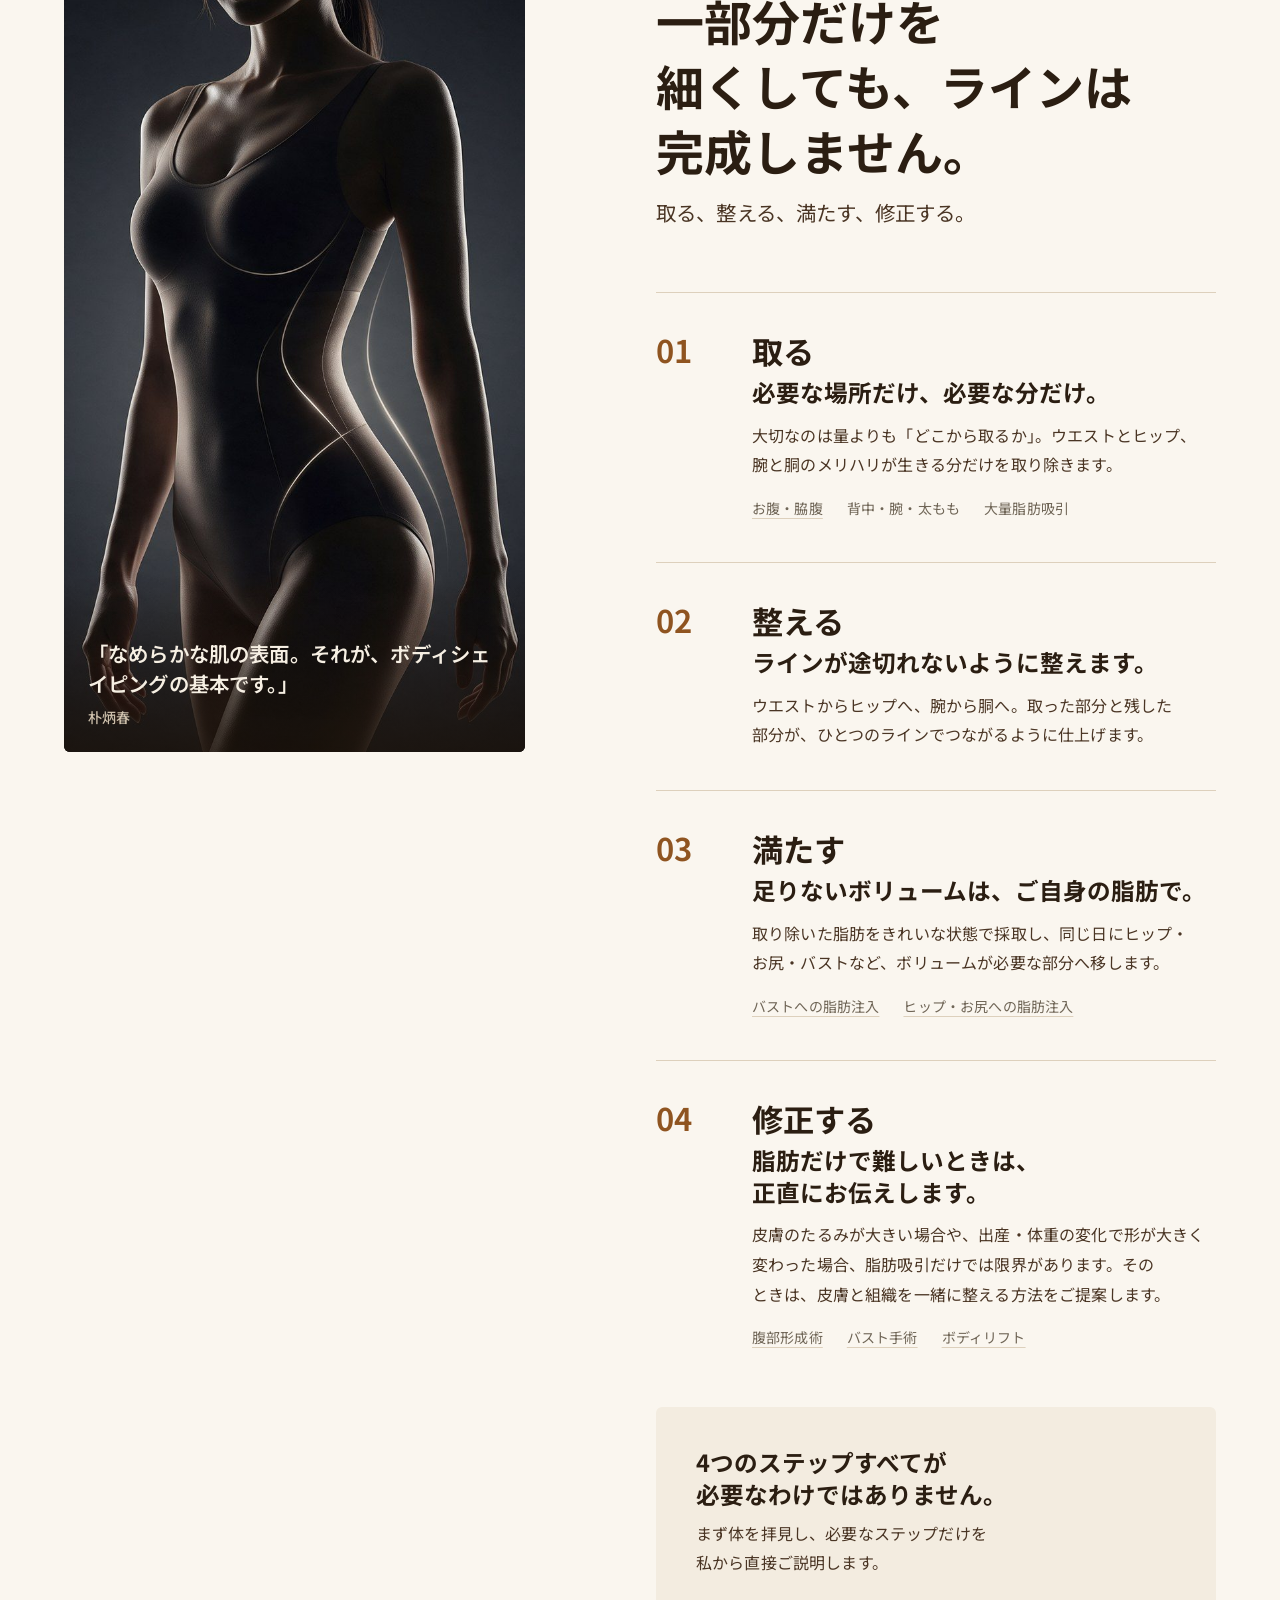
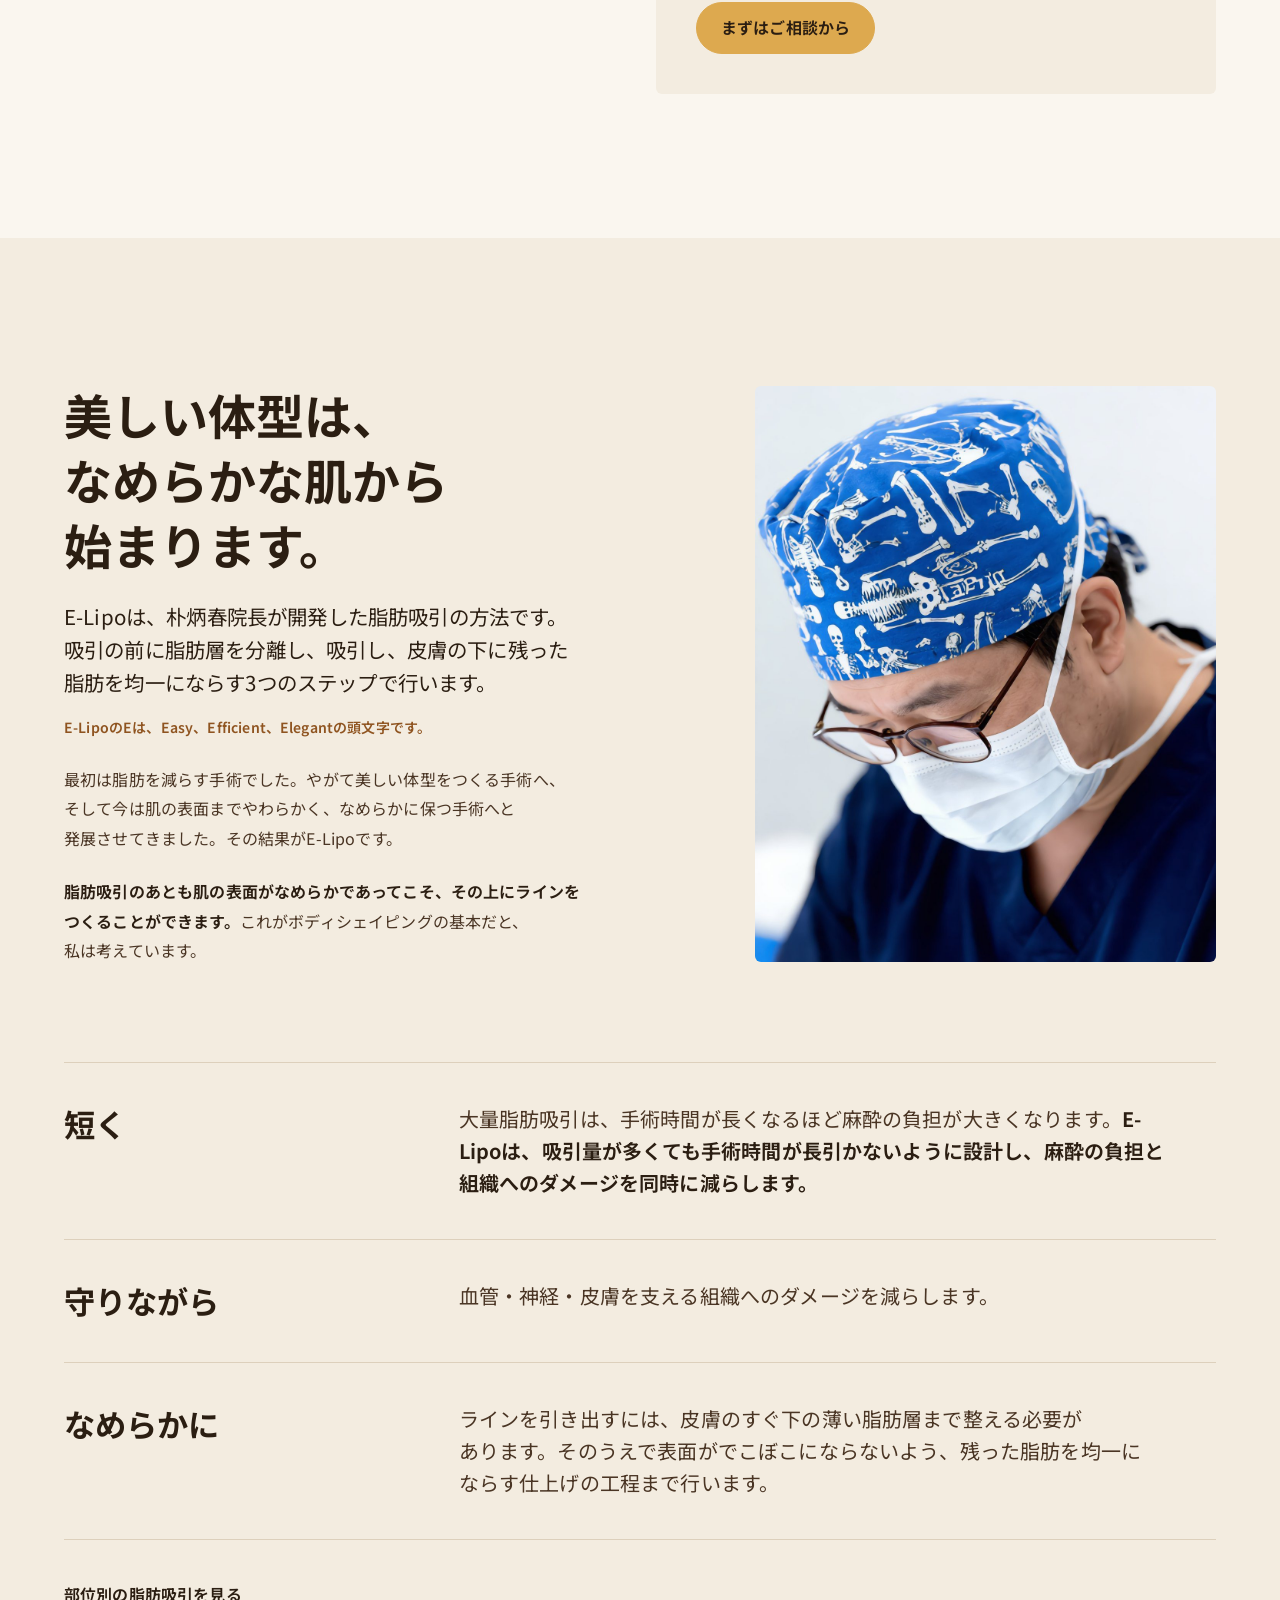
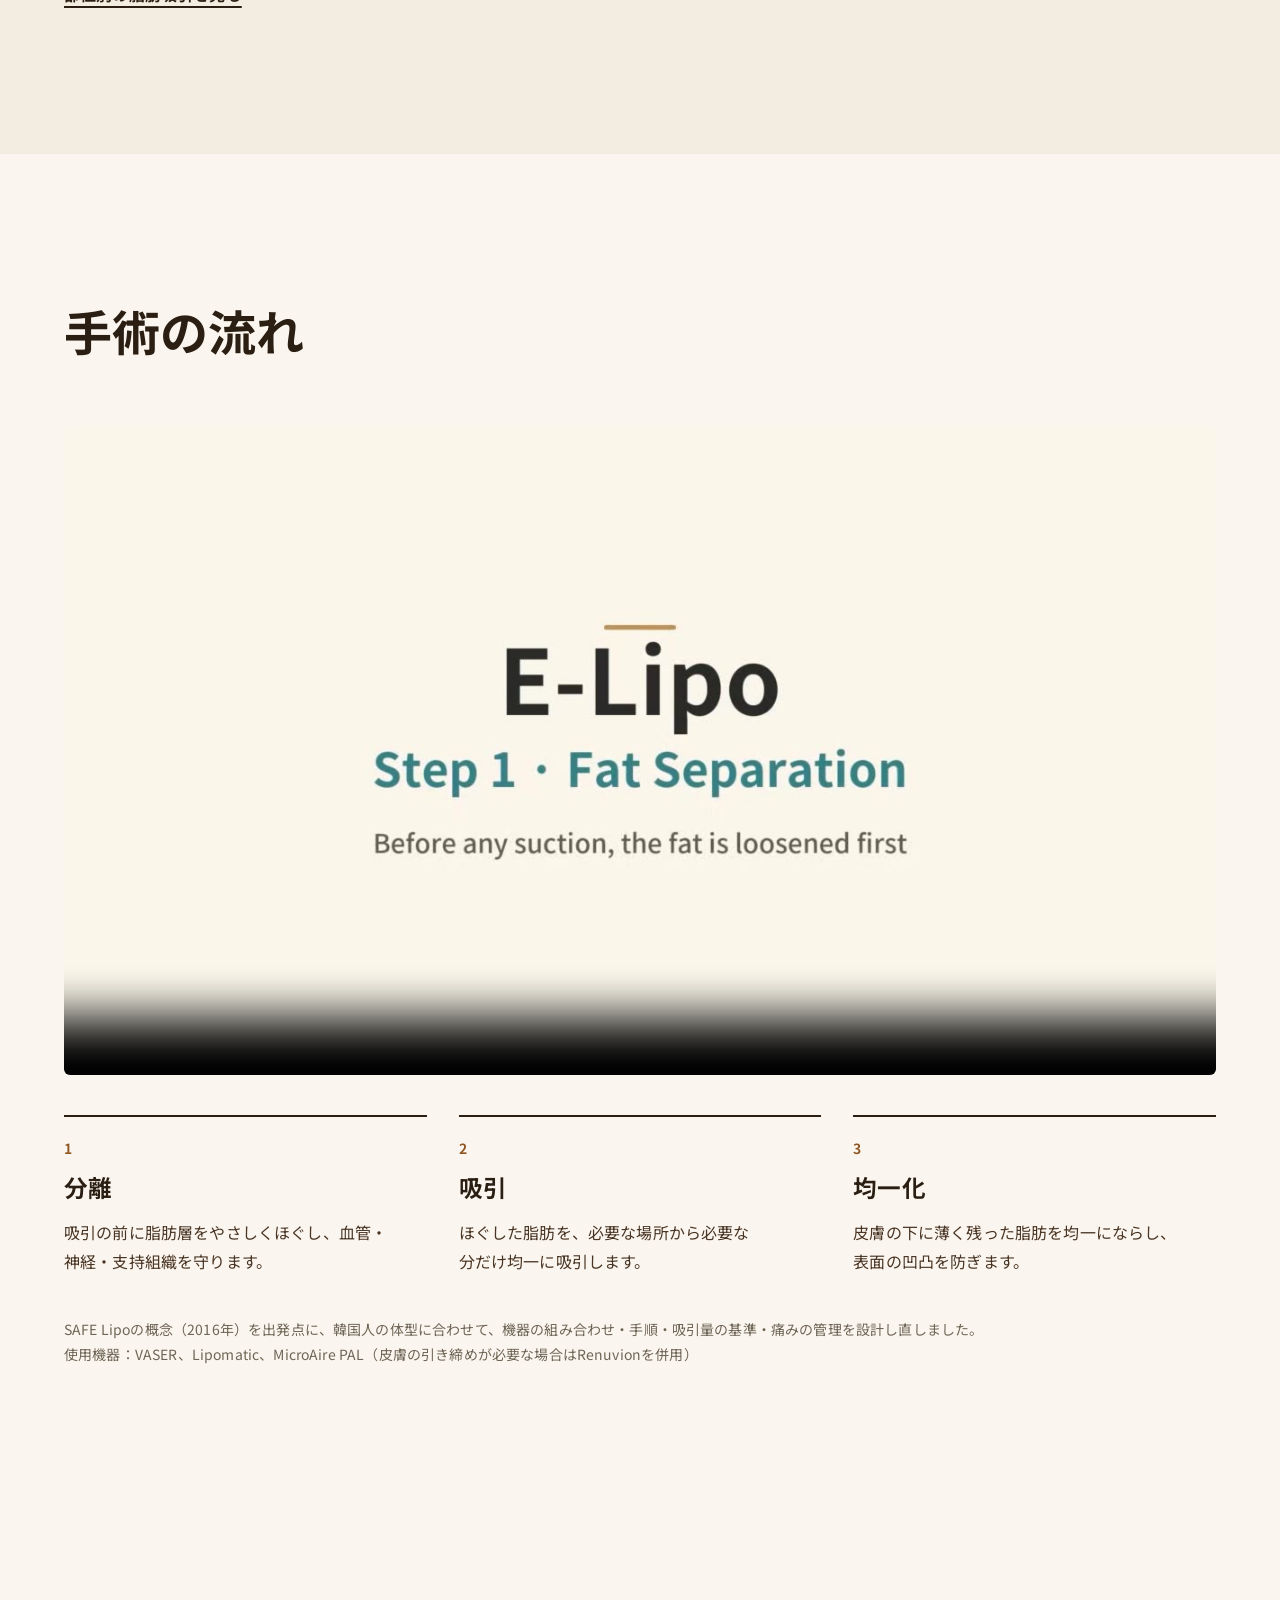
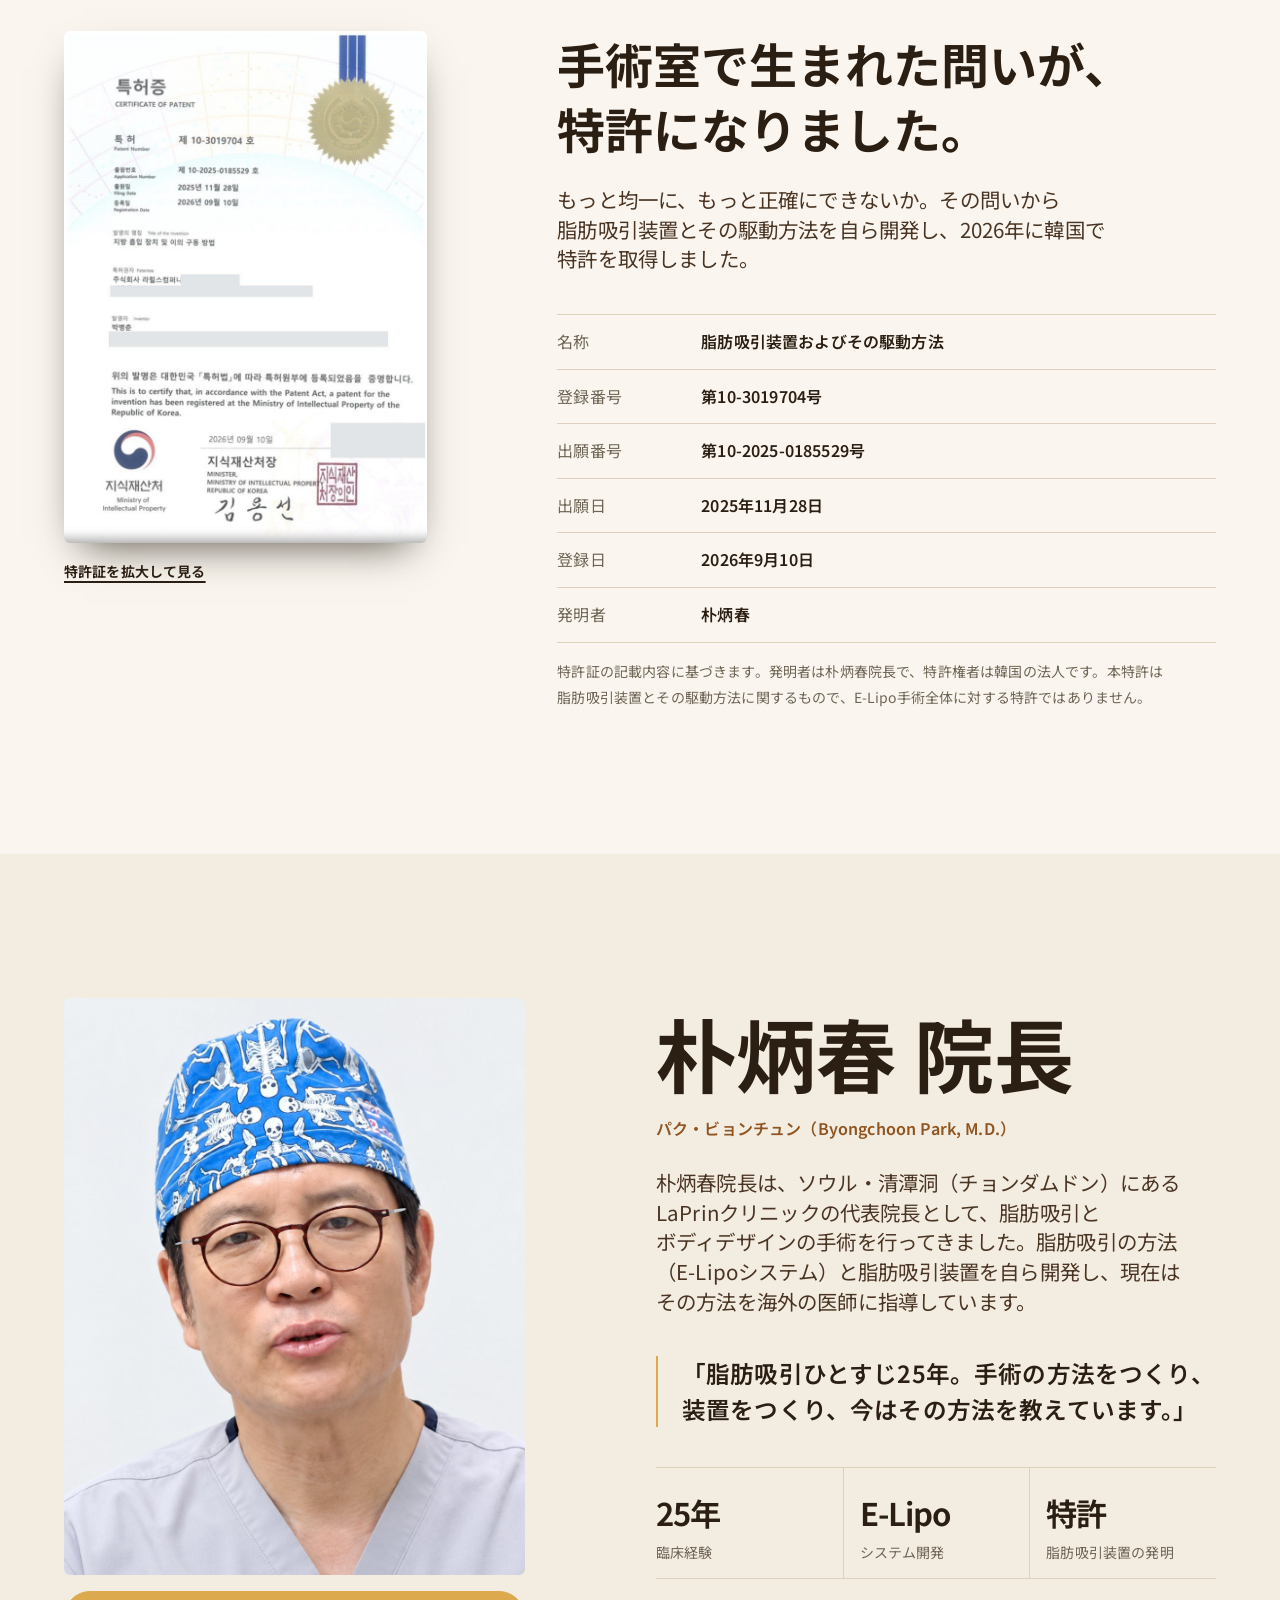
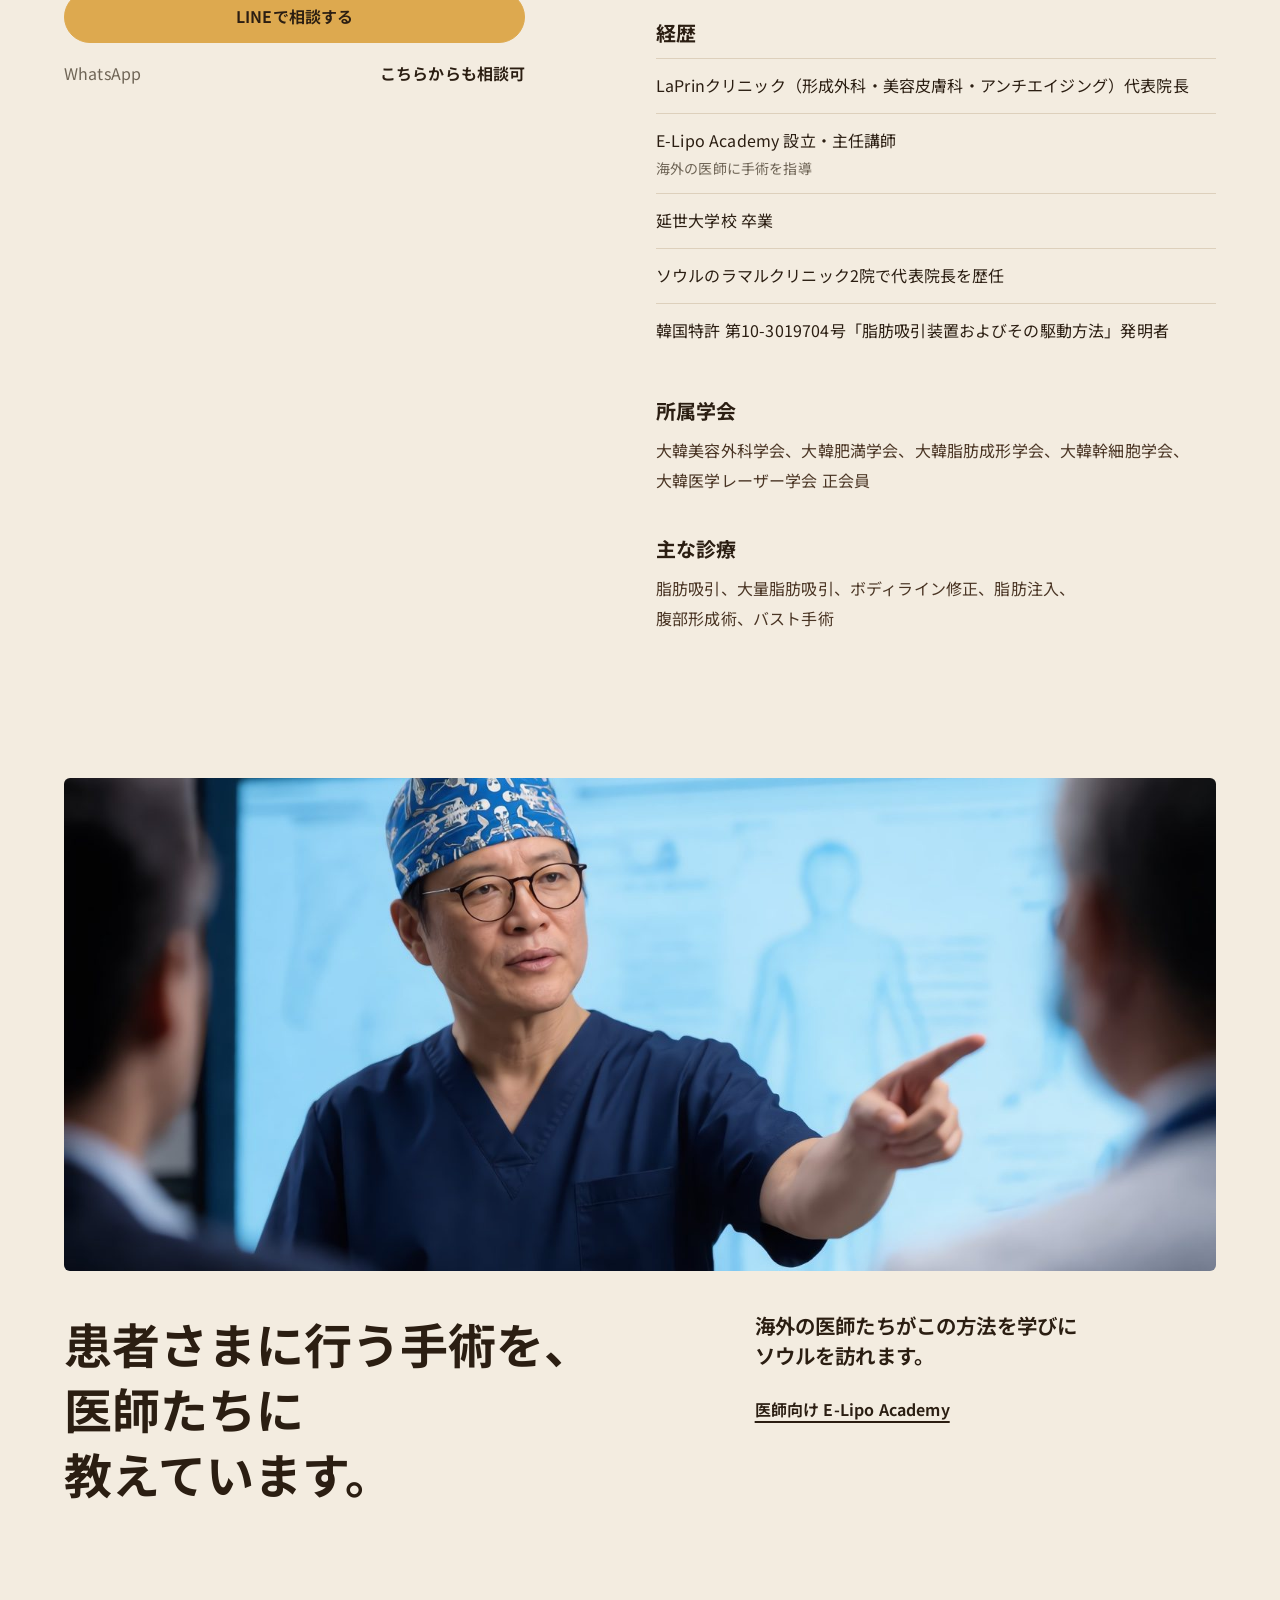
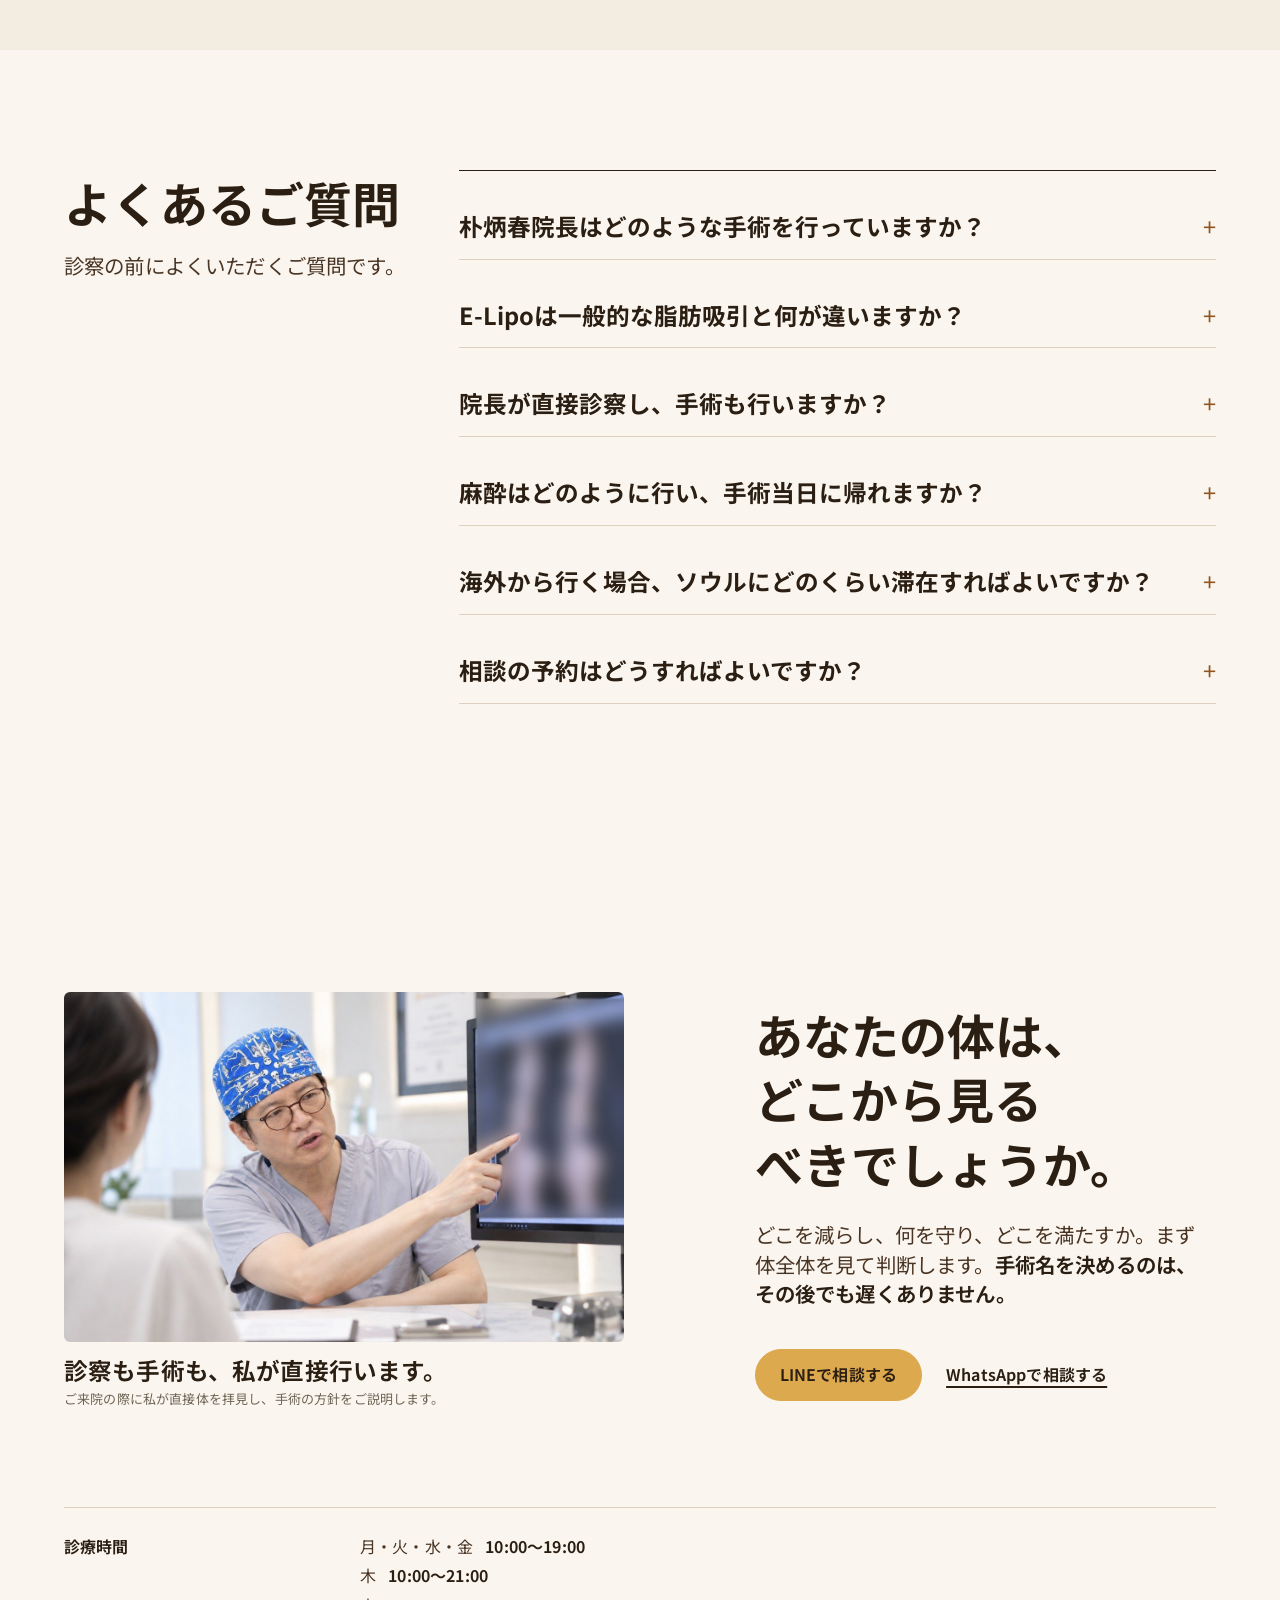
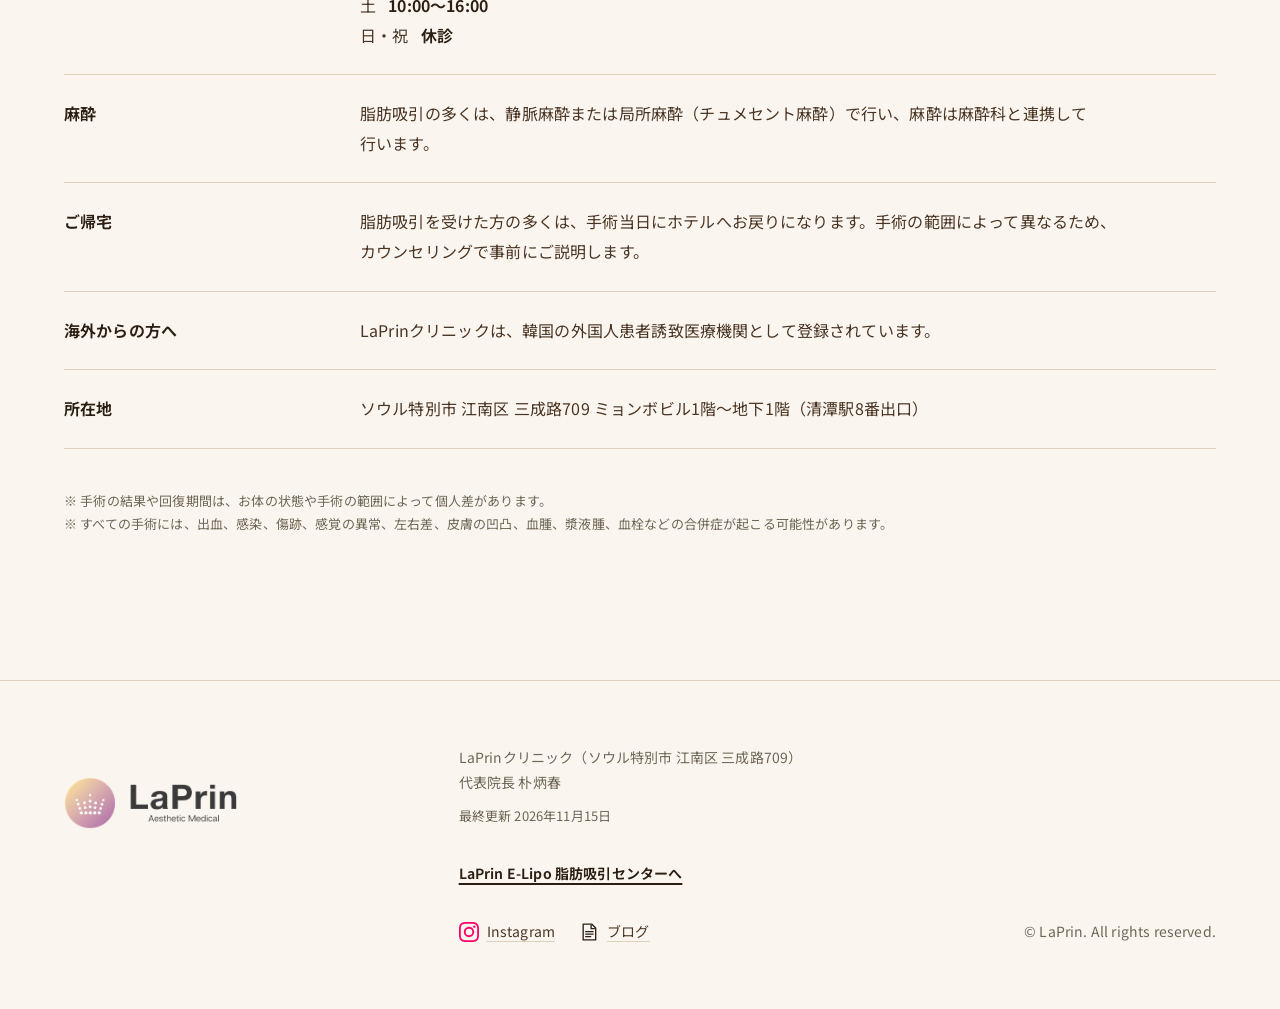
<file: ja/index.html>
<!DOCTYPE html>
<html lang="ja">
<head>
<meta charset="utf-8">
<meta name="viewport" content="width=device-width, initial-scale=1">
<title>朴炳春院長｜脂肪吸引・ボディデザイン、E-Lipo開発｜LaPrinクリニック ソウル</title>
<meta name="description" content="朴炳春院長は、ソウル・清潭洞のLaPrinクリニック代表院長。脂肪吸引とボディデザインの手術を行い、E-Lipoと脂肪吸引装置（韓国特許）を自ら開発しました。診察も手術も院長が直接行います。">
<link rel="canonical" href="https://liposuction-laprinps.com/dr-park/ja/">
<link rel="alternate" hreflang="ko" href="https://liposuction-laprinps.com/dr-park/">
<link rel="alternate" hreflang="en" href="https://liposuction-laprinps.com/dr-park/en/">
<link rel="alternate" hreflang="ja" href="https://liposuction-laprinps.com/dr-park/ja/">
<link rel="alternate" hreflang="zh-Hant" href="https://liposuction-laprinps.com/dr-park/zh-tw/">
<link rel="alternate" hreflang="x-default" href="https://liposuction-laprinps.com/dr-park/en/">
<link rel="icon" type="image/png" href="../img/laprin-mark.png">
<link rel="apple-touch-icon" href="../img/laprin-mark.png">
<meta property="og:type" content="profile">
<meta property="og:url" content="https://liposuction-laprinps.com/dr-park/ja/">
<meta property="og:title" content="朴炳春 院長｜LaPrinクリニック ソウル">
<meta property="og:description" content="残ったラインを見ます。診察も手術も院長が直接行います。">
<meta name="twitter:card" content="summary_large_image">
<meta name="twitter:title" content="朴炳春 院長｜LaPrinクリニック ソウル">
<meta name="twitter:description" content="残ったラインを見ます。診察も手術も院長が直接行います。">
<meta name="twitter:image" content="https://liposuction-laprinps.com/dr-park/img/dr-byongchoon-park.jpg">
<meta property="og:image" content="https://liposuction-laprinps.com/dr-park/img/dr-byongchoon-park.jpg">
<link rel="preconnect" href="https://fonts.googleapis.com">
<link rel="preconnect" href="https://fonts.gstatic.com" crossorigin>
<link rel="stylesheet" href="https://fonts.googleapis.com/css2?family=Noto+Sans+JP:wght@400;500;600;700&display=swap">
<script type="application/ld+json">
{
  "@context": "https://schema.org",
  "@graph": [
    {
      "@type": [
        "ProfilePage",
        "MedicalWebPage"
      ],
      "@id": "https://liposuction-laprinps.com/dr-park/ja/#page",
      "name": "朴炳春院長｜脂肪吸引・ボディデザイン、E-Lipo開発｜LaPrinクリニック ソウル",
      "description": "朴炳春院長は、ソウル・清潭洞のLaPrinクリニック代表院長。脂肪吸引とボディデザインの手術を行い、E-Lipoと脂肪吸引装置（韓国特許）を自ら開発しました。診察も手術も院長が直接行います。",
      "inLanguage": "ja",
      "mainEntity": {
        "@id": "https://e-lipo-academy.com/#instructor"
      },
      "about": {
        "@id": "https://e-lipo-academy.com/#instructor"
      },
      "reviewedBy": {
        "@id": "https://e-lipo-academy.com/#instructor"
      },
      "lastReviewed": "2026-11-15",
      "dateModified": "2026-11-15",
      "url": "https://liposuction-laprinps.com/dr-park/ja/",
      "isPartOf": {
        "@type": "WebSite",
        "name": "LaPrin E-Lipo 脂肪吸引センター",
        "url": "https://liposuction-laprinps.com/ja/index.html"
      }
    },
    {
      "@type": "Person",
      "@id": "https://e-lipo-academy.com/#instructor",
      "name": "Dr. Byongchoon Park",
      "alternateName": [
        "Byongchoon Park",
        "朴炳春",
        "パク・ビョンチュン",
        "박병춘",
        "Dr. Byong Choon Park",
        "Dr. BC Park"
      ],
      "honorificSuffix": "M.D.",
      "jobTitle": "LaPrinクリニック 代表院長／E-Lipo Academy 設立・主任講師",
      "description": "25年にわたり脂肪吸引とボディデザインの手術を行う医師。E-Lipoシステムを開発し、韓国特許第10-3019704号（脂肪吸引装置およびその駆動方法）の発明者。海外の医師に手術を指導。",
      "image": "https://liposuction-laprinps.com/dr-park/img/dr-byongchoon-park.jpg",
      "alumniOf": {
        "@type": "CollegeOrUniversity",
        "name": "延世大学校",
        "alternateName": [
          "Yonsei University",
          "연세대학교"
        ]
      },
      "worksFor": {
        "@id": "https://liposuction-laprinps.com/dr-park/#clinic"
      },
      "affiliation": {
        "@type": "EducationalOrganization",
        "name": "E-Lipo™ Academy",
        "url": "https://e-lipo-academy.com/"
      },
      "memberOf": [
        {
          "@type": "Organization",
          "name": "Korean Society of Aesthetic Surgery",
          "alternateName": "대한미용외과학회"
        },
        {
          "@type": "Organization",
          "name": "Korean Society for the Study of Obesity",
          "alternateName": "대한비만학회"
        },
        {
          "@type": "Organization",
          "name": "대한지방성형학회"
        },
        {
          "@type": "Organization",
          "name": "대한줄기세포학회"
        },
        {
          "@type": "Organization",
          "name": "Korean Society for Laser Medicine and Surgery",
          "alternateName": "대한의학레이저학회"
        }
      ],
      "knowsAbout": [
        "脂肪吸引",
        "大量脂肪吸引",
        "ボディデザイン",
        "脂肪注入",
        "Liposuction",
        "Body contouring"
      ],
      "sameAs": [
        "https://e-lipo-academy.com/",
        "https://www.linkedin.com/in/bcpark0/"
      ],
      "url": "https://liposuction-laprinps.com/dr-park/ja/"
    },
    {
      "@type": "MedicalClinic",
      "@id": "https://liposuction-laprinps.com/dr-park/#clinic",
      "name": "LaPrin Clinic (Plastic Surgery & Cosmetic Dermatology, Anti-Aging)",
      "alternateName": "LaPrinクリニック",
      "address": {
        "@type": "PostalAddress",
        "streetAddress": "三成路709 ミョンボビル1階〜地下1階",
        "addressLocality": "江南区",
        "addressRegion": "ソウル特別市",
        "addressCountry": "KR",
        "postalCode": "06068"
      },
      "openingHoursSpecification": [
        {
          "@type": "OpeningHoursSpecification",
          "dayOfWeek": [
            "Monday",
            "Tuesday",
            "Wednesday",
            "Friday"
          ],
          "opens": "10:00",
          "closes": "19:00"
        },
        {
          "@type": "OpeningHoursSpecification",
          "dayOfWeek": "Thursday",
          "opens": "10:00",
          "closes": "21:00"
        },
        {
          "@type": "OpeningHoursSpecification",
          "dayOfWeek": "Saturday",
          "opens": "10:00",
          "closes": "16:00"
        }
      ],
      "geo": {
        "@type": "GeoCoordinates",
        "latitude": 37.5194205,
        "longitude": 127.0495416
      },
      "url": "https://liposuction-laprinps.com/ja/index.html",
      "sameAs": [
        "https://www.instagram.com/laprin_kr/"
      ]
    },
    {
      "@type": "FAQPage",
      "@id": "https://liposuction-laprinps.com/dr-park/ja/#faq",
      "mainEntity": [
        {
          "@type": "Question",
          "name": "朴炳春院長はどのような手術を行っていますか？",
          "acceptedAnswer": {
            "@type": "Answer",
            "text": "脂肪吸引とボディデザインの手術です。お腹・脇腹・背中・腕・太ももの脂肪吸引や大量脂肪吸引、取り除いた脂肪をバスト・ヒップ・お尻へ移す脂肪注入、脂肪だけで難しい場合の腹部形成術・バスト手術・ボディリフトまで、体全体のラインを見て計画します。どの手術が合うかは、診察のあとに決めます。"
          }
        },
        {
          "@type": "Question",
          "name": "E-Lipoは一般的な脂肪吸引と何が違いますか？",
          "acceptedAnswer": {
            "@type": "Answer",
            "text": "手術の進め方が違います。一般的な脂肪吸引は、チュメセント液を注入したあとすぐに吸引します。E-Lipoは吸引の前に脂肪層を分離し、吸引のあとに皮膚の下に残った脂肪を均一にならす工程まで行います。肌の表面をなめらかに残すための順序で、結果には個人差があります。"
          }
        },
        {
          "@type": "Question",
          "name": "院長が直接診察し、手術も行いますか？",
          "acceptedAnswer": {
            "@type": "Answer",
            "text": "はい。LaPrinクリニックは院長1人のクリニックのため、ご来院時に朴炳春院長が直接診察し、手術も直接行います。体全体を見たうえで、必要なステップだけをご説明します。"
          }
        },
        {
          "@type": "Question",
          "name": "麻酔はどのように行い、手術当日に帰れますか？",
          "acceptedAnswer": {
            "@type": "Answer",
            "text": "脂肪吸引の多くは、静脈麻酔または局所麻酔（チュメセント麻酔）で行い、麻酔は麻酔科と連携して行います。脂肪吸引を受けた方の多くは、手術当日にホテルへお戻りになります。手術の範囲によって異なるため、カウンセリングで事前にご説明します。"
          }
        },
        {
          "@type": "Question",
          "name": "海外から行く場合、ソウルにどのくらい滞在すればよいですか？",
          "acceptedAnswer": {
            "@type": "Answer",
            "text": "海外の方には、軽い日常生活は2〜3日後から、ソウル滞在は7〜10日をおすすめしています。LaPrinクリニックは、韓国の外国人患者誘致医療機関として登録されています。手術の範囲や回復の状態によって変わるため、カウンセリングで日程を一緒に決めます。"
          }
        },
        {
          "@type": "Question",
          "name": "相談の予約はどうすればよいですか？",
          "acceptedAnswer": {
            "@type": "Answer",
            "text": "LINEまたはWhatsAppでご予約のうえご来院いただくと、院長が直接診察します。クリニックは清潭駅8番出口のミョンボビルにあり、日曜・祝日は休診です。手術の計画は、診察結果とお体の状態によって変わります。"
          }
        }
      ]
    }
  ]
}
</script>
<link rel="stylesheet" href="../css/style.css">
</head>
<body>

<header class="nav">
  <div class="container nav-in">
    <a class="logo" href="#top" aria-label="LaPrin ホーム"><img src="../img/laprin-logo.png" alt="LaPrin" width="156" height="42"></a>
    <nav class="menu" aria-label="メインメニュー">
      <a href="#design">トータルボディデザイン</a>
      <a href="#system">E-Lipoシステム</a>
      <a href="#patent">特許</a>
      <a href="#profile">院長紹介</a>
      <a href="#academy">アカデミー</a>
    </nav>
    <div class="nav-r">
      <nav class="lang" aria-label="言語"><a href="../index.html" hreflang="ko" lang="ko">한국어</a><a href="../en/index.html" hreflang="en" lang="en">English</a><a href="index.html" aria-current="page" hreflang="ja" lang="ja">日本語</a><a href="../zh-tw/index.html" hreflang="zh-Hant" lang="zh-Hant">繁中</a></nav>
      <a class="btn btn-sm" href="#consult">ご相談</a>
    </div>
  </div>
</header>

<main id="top">

<section class="hero">
  <img class="hero-img" src="../img/hero-portrait.jpg" alt="LaPrinクリニック 代表院長 朴炳春" width="1536" height="1157" fetchpriority="high">
  <div class="container hero-in">
    <div class="hero-copy">
      <h1><span class="nb">残ったラインを</span><span class="nb">見ます。</span><span class="h1-who">脂肪吸引・ボディデザイン　LaPrinクリニック 代表院長 朴炳春</span></h1>
      <p class="lead">25年間、脂肪吸引に向き合ってたどり着いた答えはシンプルです。取るべきところだけを取り、残すべきものは残すこと。</p>
      <div class="actions">
        <a class="btn" href="https://line.me/R/ti/p/@246vmeej" target="_blank" rel="noopener">LINEで相談する</a>
        <a class="textlink" href="#profile">院長紹介を見る</a>
      </div>
    </div>
  </div>
</section>

<section class="design" id="design">
  <div class="container">
    <p class="statement-text" id="philosophy">結果は、何cc取ったかより、取ったあとのシルエットで判断します。<span>だから、お腹だけ、腕だけを切り離して見ることはしません。</span></p>
  </div>
  <div class="container design-in">
    <figure class="design-fig">
      <img src="../img/body-silhouette.jpg" alt="ウエストからヒップへのラインを見せるシルエット写真" loading="lazy" width="760" height="1152">
      <figcaption>「なめらかな肌の表面。それが、ボディシェイピングの基本です。」<span>朴炳春</span></figcaption>
    </figure>
    <div class="design-body">
      <div class="head">
        <h2>一部分だけを細くしても、ラインは完成しません。</h2>
        <p class="lead">取る、整える、満たす、修正する。</p>
      </div>
      <ol class="stages">
        <li>
          <h3><span class="stage">取る</span>必要な場所だけ、必要な分だけ。</h3>
          <p>大切なのは量よりも「どこから取るか」。ウエストとヒップ、腕と胴のメリハリが生きる分だけを取り除きます。</p>
          <ul class="terms"><li><a href="https://liposuction-laprinps.com/ja/abdominal-liposuction.html">お腹・脇腹</a></li><li>背中・腕・太もも</li><li>大量脂肪吸引</li></ul>
        </li>
        <li>
          <h3><span class="stage">整える</span>ラインが途切れないように整えます。</h3>
          <p>ウエストからヒップへ、腕から胴へ。取った部分と残した部分が、ひとつのラインでつながるように仕上げます。</p>
        </li>
        <li>
          <h3><span class="stage">満たす</span>足りないボリュームは、ご自身の脂肪で。</h3>
          <p>取り除いた脂肪をきれいな状態で採取し、同じ日にヒップ・お尻・バストなど、ボリュームが必要な部分へ移します。</p>
          <ul class="terms"><li><a href="https://liposuction-laprinps.com/ja/fat-transfer-detail.html">バストへの脂肪注入</a></li><li><a href="https://liposuction-laprinps.com/ja/hip-design.html">ヒップ・お尻への脂肪注入</a></li></ul>
        </li>
        <li>
          <h3><span class="stage">修正する</span>脂肪だけで難しいときは、正直にお伝えします。</h3>
          <p>皮膚のたるみが大きい場合や、出産・体重の変化で形が大きく変わった場合、脂肪吸引だけでは限界があります。そのときは、皮膚と組織を一緒に整える方法をご提案します。</p>
          <ul class="terms"><li><a href="https://liposuction-laprinps.com/ja/tummy-tuck-detail.html">腹部形成術</a></li><li><a href="https://liposuction-laprinps.com/ja/breast-detail.html">バスト手術</a></li><li><a href="https://liposuction-laprinps.com/ja/renuvion-detail.html">ボディリフト</a></li></ul>
        </li>
      </ol>
      <div class="decide">
        <h3>4つのステップすべてが必要なわけではありません。</h3>
        <p>まず体を拝見し、必要なステップだけを私から直接ご説明します。</p>
        <a class="btn" href="#consult">まずはご相談から</a>
      </div>
    </div>
  </div>
</section>

<section class="system" id="system">
  <div class="container">
    <div class="sys-split">
      <div class="sys-text">
        <h2>美しい体型は、なめらかな肌から始まります。</h2>
        <p class="def">E-Lipoは、朴炳春院長が開発した脂肪吸引の方法です。吸引の前に脂肪層を分離し、吸引し、皮膚の下に残った脂肪を均一にならす3つのステップで行います。</p>
        <p class="emean">E-LipoのEは、Easy、Efficient、Elegantの頭文字です。</p>
        <p>最初は脂肪を減らす手術でした。やがて美しい体型をつくる手術へ、そして今は肌の表面までやわらかく、なめらかに保つ手術へと発展させてきました。その結果がE-Lipoです。</p>
        <p><b>脂肪吸引のあとも肌の表面がなめらかであってこそ、その上にラインをつくることができます。</b>これがボディシェイピングの基本だと、私は考えています。</p>
      </div>
      <figure class="sys-fig"><img src="../img/surgery-focus.jpg" alt="手術中の朴炳春院長" loading="lazy" width="1200" height="1500"></figure>
    </div>
    <ul class="principles">
      <li><h3>短く</h3><p>大量脂肪吸引は、手術時間が長くなるほど麻酔の負担が大きくなります。<b>E-Lipoは、吸引量が多くても手術時間が長引かないように設計し、麻酔の負担と組織へのダメージを同時に減らします。</b></p></li>
      <li><h3>守りながら</h3><p>血管・神経・皮膚を支える組織へのダメージを減らします。</p></li>
      <li><h3>なめらかに</h3><p>ラインを引き出すには、皮膚のすぐ下の薄い脂肪層まで整える必要があります。そのうえで表面がでこぼこにならないよう、残った脂肪を均一にならす仕上げの工程まで行います。</p></li>
    </ul>
    <p class="more"><a class="textlink" href="https://liposuction-laprinps.com/ja/index.html#elipo">部位別の脂肪吸引を見る</a></p>
  </div>
</section>

<section class="process">
  <div class="container">
    <h2>手術の流れ</h2>
    <figure class="flow-video"><video src="../video/e-lipo-steps-en.mp4" poster="../video/e-lipo-steps-en.jpg" muted loop playsinline autoplay controls preload="metadata" aria-label="E-Lipo 3ステップの手術アニメーション（英語版）：脂肪の分離、吸引、均一化"></video></figure>
    <ol class="flow">
      <li><strong>分離</strong><span>吸引の前に脂肪層をやさしくほぐし、血管・神経・支持組織を守ります。</span></li>
      <li><strong>吸引</strong><span>ほぐした脂肪を、必要な場所から必要な分だけ均一に吸引します。</span></li>
      <li><strong>均一化</strong><span>皮膚の下に薄く残った脂肪を均一にならし、表面の凹凸を防ぎます。</span></li>
    </ol>
    <p class="fnote">SAFE Lipoの概念（2016年）を出発点に、韓国人の体型に合わせて、機器の組み合わせ・手順・吸引量の基準・痛みの管理を設計し直しました。<br>使用機器：VASER、Lipomatic、MicroAire PAL（皮膚の引き締めが必要な場合はRenuvionを併用）</p>
  </div>
</section>

<section class="patent" id="patent">
  <div class="container patent-in">
    <figure class="cert">
      <img src="../img/patent-certificate.jpg" alt="韓国特許証 第10-3019704号（脂肪吸引装置およびその駆動方法）" loading="lazy" width="746" height="1052">
      <a class="textlink" href="../img/patent-certificate.jpg" target="_blank" rel="noopener">特許証を拡大して見る</a>
    </figure>
    <div class="patent-body">
      <h2>手術室で生まれた問いが、特許になりました。</h2>
      <p class="lead">もっと均一に、もっと正確にできないか。その問いから脂肪吸引装置とその駆動方法を自ら開発し、2026年に韓国で特許を取得しました。</p>
      <dl class="ptable">
        <div><dt>名称</dt><dd>脂肪吸引装置およびその駆動方法</dd></div>
        <div><dt>登録番号</dt><dd>第10-3019704号</dd></div>
        <div><dt>出願番号</dt><dd>第10-2025-0185529号</dd></div>
        <div><dt>出願日</dt><dd>2025年11月28日</dd></div>
        <div><dt>登録日</dt><dd>2026年9月10日</dd></div>
        <div><dt>発明者</dt><dd>朴炳春</dd></div>
      </dl>
      <p class="fine">特許証の記載内容に基づきます。発明者は朴炳春院長で、特許権者は韓国の法人です。本特許は脂肪吸引装置とその駆動方法に関するもので、E-Lipo手術全体に対する特許ではありません。</p>
    </div>
  </div>
</section>

<section class="profile" id="profile">
  <div class="container">
    <div class="profile-in">
      <aside class="profile-aside">
        <img src="../img/dr-byongchoon-park.jpg" alt="朴炳春院長のプロフィール写真" loading="lazy" width="1028" height="1285">
        <a class="btn" href="https://line.me/R/ti/p/@246vmeej" target="_blank" rel="noopener">LINEで相談する</a>
        <p class="tel"><span>WhatsApp</span><a href="https://wa.me/821050250858" target="_blank" rel="noopener">こちらからも相談可</a></p>
      </aside>
      <div class="profile-body">
        <h2>朴炳春 院長</h2>
        <p class="en">パク・ビョンチュン（Byongchoon Park, M.D.）</p>
        <p class="lead">朴炳春院長は、ソウル・清潭洞（チョンダムドン）にあるLaPrinクリニックの代表院長として、脂肪吸引とボディデザインの手術を行ってきました。脂肪吸引の方法（E-Lipoシステム）と脂肪吸引装置を自ら開発し、現在はその方法を海外の医師に指導しています。</p>
        <blockquote class="say">「脂肪吸引ひとすじ25年。手術の方法をつくり、装置をつくり、今はその方法を教えています。」</blockquote>
        <dl class="pstats">
          <div><dt>臨床経験</dt><dd>25年</dd></div>
          <div><dt>システム開発</dt><dd>E-Lipo</dd></div>
          <div><dt>脂肪吸引装置の発明</dt><dd>特許</dd></div>
        </dl>
        <div class="record">
          <h3>経歴</h3>
          <ul>
            <li>LaPrinクリニック（形成外科・美容皮膚科・アンチエイジング）代表院長</li>
            <li>E-Lipo Academy 設立・主任講師<small>海外の医師に手術を指導</small></li>
            <li>延世大学校 卒業</li>
            <li>ソウルのラマルクリニック2院で代表院長を歴任</li>
            <li>韓国特許 第10-3019704号「脂肪吸引装置およびその駆動方法」発明者</li>
          </ul>
        </div>
        <div class="record">
          <h3>所属学会</h3>
          <p>大韓美容外科学会、大韓肥満学会、大韓脂肪成形学会、大韓幹細胞学会、大韓医学レーザー学会 正会員</p>
        </div>
        <div class="record">
          <h3>主な診療</h3>
          <p>脂肪吸引、大量脂肪吸引、ボディライン修正、脂肪注入、腹部形成術、バスト手術</p>
        </div>
      </div>
    </div>

    <div class="academy" id="academy">
      <img src="../img/academy-lecture.jpg" alt="医師たちにE-Lipoシステムを説明する朴炳春院長" loading="lazy" width="1536" height="867">
      <div class="academy-text">
        <h2>患者さまに行う手術を、医師たちに教えています。</h2>
        <div>
          <p class="lead"><b>海外の医師たちがこの方法を学びにソウルを訪れます。</b></p>
          <a class="textlink" href="https://e-lipo-academy.com/jp/" target="_blank" rel="noopener">医師向け E-Lipo Academy</a>
        </div>
      </div>
    </div>
  </div>
</section>

<section class="faq" id="faq">
  <div class="container faq-in">
    <div class="faq-head">
      <h2>よくあるご質問</h2>
      <p class="lead">診察の前によくいただくご質問です。</p>
    </div>
    <div class="faq-list">
        <details><summary><h3>朴炳春院長はどのような手術を行っていますか？</h3></summary><p>脂肪吸引とボディデザインの手術です。お腹・脇腹・背中・腕・太ももの脂肪吸引や大量脂肪吸引、取り除いた脂肪をバスト・ヒップ・お尻へ移す脂肪注入、脂肪だけで難しい場合の腹部形成術・バスト手術・ボディリフトまで、体全体のラインを見て計画します。どの手術が合うかは、診察のあとに決めます。</p></details>
        <details><summary><h3>E-Lipoは一般的な脂肪吸引と何が違いますか？</h3></summary><p>手術の進め方が違います。一般的な脂肪吸引は、チュメセント液を注入したあとすぐに吸引します。E-Lipoは吸引の前に脂肪層を分離し、吸引のあとに皮膚の下に残った脂肪を均一にならす工程まで行います。肌の表面をなめらかに残すための順序で、結果には個人差があります。</p></details>
        <details><summary><h3>院長が直接診察し、手術も行いますか？</h3></summary><p>はい。LaPrinクリニックは院長1人のクリニックのため、ご来院時に朴炳春院長が直接診察し、手術も直接行います。体全体を見たうえで、必要なステップだけをご説明します。</p></details>
        <details><summary><h3>麻酔はどのように行い、手術当日に帰れますか？</h3></summary><p>脂肪吸引の多くは、静脈麻酔または局所麻酔（チュメセント麻酔）で行い、麻酔は麻酔科と連携して行います。脂肪吸引を受けた方の多くは、手術当日にホテルへお戻りになります。手術の範囲によって異なるため、カウンセリングで事前にご説明します。</p></details>
        <details><summary><h3>海外から行く場合、ソウルにどのくらい滞在すればよいですか？</h3></summary><p>海外の方には、軽い日常生活は2〜3日後から、ソウル滞在は7〜10日をおすすめしています。LaPrinクリニックは、韓国の外国人患者誘致医療機関として登録されています。手術の範囲や回復の状態によって変わるため、カウンセリングで日程を一緒に決めます。</p></details>
        <details><summary><h3>相談の予約はどうすればよいですか？</h3></summary><p>LINEまたはWhatsAppでご予約のうえご来院いただくと、院長が直接診察します。クリニックは清潭駅8番出口のミョンボビルにあり、日曜・祝日は休診です。手術の計画は、診察結果とお体の状態によって変わります。</p></details>
    </div>
  </div>
</section>

<section class="consult" id="consult">
  <div class="container">
    <div class="consult-in">
      <figure class="interview">
        <img src="../img/consult-scene.jpg" alt="カウンセリングで体の状態を説明する朴炳春院長" width="1320" height="864" loading="lazy">
        <figcaption><strong><span class="nb">診察も手術も、</span><span class="nb">私が直接行います。</span></strong> <span>ご来院の際に私が直接体を拝見し、手術の方針をご説明します。</span></figcaption>
      </figure>
      <div class="consult-text">
        <h2>あなたの体は、どこから見るべきでしょうか。</h2>
        <p class="lead">どこを減らし、何を守り、どこを満たすか。まず体全体を見て判断します。<b>手術名を決めるのは、その後でも遅くありません。</b></p>
        <div class="actions">
          <a class="btn" href="https://line.me/R/ti/p/@246vmeej" target="_blank" rel="noopener">LINEで相談する</a>
          <a class="textlink" href="https://wa.me/821050250858" target="_blank" rel="noopener">WhatsAppで相談する</a>
        </div>
      </div>
    </div>
    <dl class="info">
      <div><dt>診療時間</dt><dd><span>月・火・水・金 <b>10:00〜19:00</b></span><span>木 <b>10:00〜21:00</b></span><span>土 <b>10:00〜16:00</b></span><span>日・祝 <b>休診</b></span></dd></div>
      <div><dt>麻酔</dt><dd>脂肪吸引の多くは、静脈麻酔または局所麻酔（チュメセント麻酔）で行い、麻酔は麻酔科と連携して行います。</dd></div>
      <div><dt>ご帰宅</dt><dd>脂肪吸引を受けた方の多くは、手術当日にホテルへお戻りになります。手術の範囲によって異なるため、カウンセリングで事前にご説明します。</dd></div>
      <div><dt>海外からの方へ</dt><dd>LaPrinクリニックは、韓国の外国人患者誘致医療機関として登録されています。</dd></div>
      <div><dt>所在地</dt><dd>ソウル特別市 江南区 三成路709 ミョンボビル1階〜地下1階（清潭駅8番出口）</dd></div>
    </dl>
    <p class="legal">※ 手術の結果や回復期間は、お体の状態や手術の範囲によって個人差があります。<br>※ すべての手術には、出血、感染、傷跡、感覚の異常、左右差、皮膚の凹凸、血腫、漿液腫、血栓などの合併症が起こる可能性があります。</p>
  </div>
</section>

</main>

<footer class="foot">
  <div class="container foot-in">
    <img class="flogo" src="../img/laprin-logo-full.png" alt="LaPrin Aesthetic Medical" width="200" height="60" loading="lazy">
    <p>LaPrinクリニック（ソウル特別市 江南区 三成路709）<br>代表院長 朴炳春<br><span class="updated">最終更新 <time datetime="2026-11-15">2026年11月15日</time></span></p>
    <p class="center"><a class="textlink" href="https://liposuction-laprinps.com/ja/index.html">LaPrin E-Lipo 脂肪吸引センターへ</a></p>
    <nav class="social" aria-label="LaPrinのチャンネル"><a class="ig" href="https://www.instagram.com/laprin_kr/" target="_blank" rel="noopener"><svg class="ico" viewBox="0 0 24 24" aria-hidden="true" focusable="false"><path d="M7.0301.084c-1.2768.0602-2.1487.264-2.911.5634-.7888.3075-1.4575.72-2.1228 1.3877-.6652.6677-1.075 1.3368-1.3802 2.127-.2954.7638-.4956 1.6365-.552 2.914-.0564 1.2775-.0689 1.6882-.0626 4.947.0062 3.2586.0206 3.6671.0825 4.9473.061 1.2765.264 2.1482.5635 2.9107.308.7889.72 1.4573 1.388 2.1228.6679.6655 1.3365 1.0743 2.1285 1.38.7632.295 1.6361.4961 2.9134.552 1.2773.056 1.6884.069 4.9462.0627 3.2578-.0062 3.668-.0207 4.9478-.0814 1.28-.0607 2.147-.2652 2.9098-.5633.7889-.3086 1.4578-.72 2.1228-1.3881.665-.6682 1.0745-1.3378 1.3795-2.1284.2957-.7632.4966-1.636.552-2.9124.056-1.2809.0692-1.6898.063-4.948-.0063-3.2583-.021-3.6668-.0817-4.9465-.0607-1.2797-.264-2.1487-.5633-2.9117-.3084-.7889-.72-1.4568-1.3876-2.1228C21.2982 1.33 20.628.9208 19.8378.6165 19.074.321 18.2017.1197 16.9244.0645 15.6471.0093 15.236-.005 11.977.0014 8.718.0076 8.31.0215 7.0301.0839m.1402 21.6932c-1.17-.0509-1.8053-.2453-2.2287-.408-.5606-.216-.96-.4771-1.3819-.895-.422-.4178-.6811-.8186-.9-1.378-.1644-.4234-.3624-1.058-.4171-2.228-.0595-1.2645-.072-1.6442-.079-4.848-.007-3.2037.0053-3.583.0607-4.848.05-1.169.2456-1.805.408-2.2282.216-.5613.4762-.96.895-1.3816.4188-.4217.8184-.6814 1.3783-.9003.423-.1651 1.0575-.3614 2.227-.4171 1.2655-.06 1.6447-.072 4.848-.079 3.2033-.007 3.5835.005 4.8495.0608 1.169.0508 1.8053.2445 2.228.408.5608.216.96.4754 1.3816.895.4217.4194.6816.8176.9005 1.3787.1653.4217.3617 1.056.4169 2.2263.0602 1.2655.0739 1.645.0796 4.848.0058 3.203-.0055 3.5834-.061 4.848-.051 1.17-.245 1.8055-.408 2.2294-.216.5604-.4763.96-.8954 1.3814-.419.4215-.8181.6811-1.3783.9-.4224.1649-1.0577.3617-2.2262.4174-1.2656.0595-1.6448.072-4.8493.079-3.2045.007-3.5825-.006-4.848-.0608M16.953 5.5864A1.44 1.44 0 1 0 18.39 4.144a1.44 1.44 0 0 0-1.437 1.4424M5.8385 12.012c.0067 3.4032 2.7706 6.1557 6.173 6.1493 3.4026-.0065 6.157-2.7701 6.1506-6.1733-.0065-3.4032-2.771-6.1565-6.174-6.1498-3.403.0067-6.156 2.771-6.1496 6.1738M8 12.0077a4 4 0 1 1 4.008 3.9921A3.9996 3.9996 0 0 1 8 12.0077"/></svg><span>Instagram</span></a><a class="blog" href="https://liposuction-laprinps.com/ja/blog/index.html"><svg class="ico" viewBox="0 0 24 24" aria-hidden="true" focusable="false"><path d="M5 2.5h10.2L20 7.3V21.5H5zM14.5 3.6V8h4.4" fill="none" stroke="currentColor" stroke-width="1.6" stroke-linejoin="round"/><path d="M8 11.5h9M8 14.5h9M8 17.5h6" stroke="currentColor" stroke-width="1.6" stroke-linecap="round"/></svg><span>ブログ</span></a></nav>
    <p class="copy">© LaPrin. All rights reserved.</p>
  </div>
</footer>

<nav class="mbar" aria-label="クイック相談">
  <a class="k" href="https://line.me/R/ti/p/@246vmeej" target="_blank" rel="noopener">LINEで相談</a>
  <a class="t" href="https://wa.me/821050250858" target="_blank" rel="noopener">WhatsApp</a>
</nav>

</body>
</html>
</file>
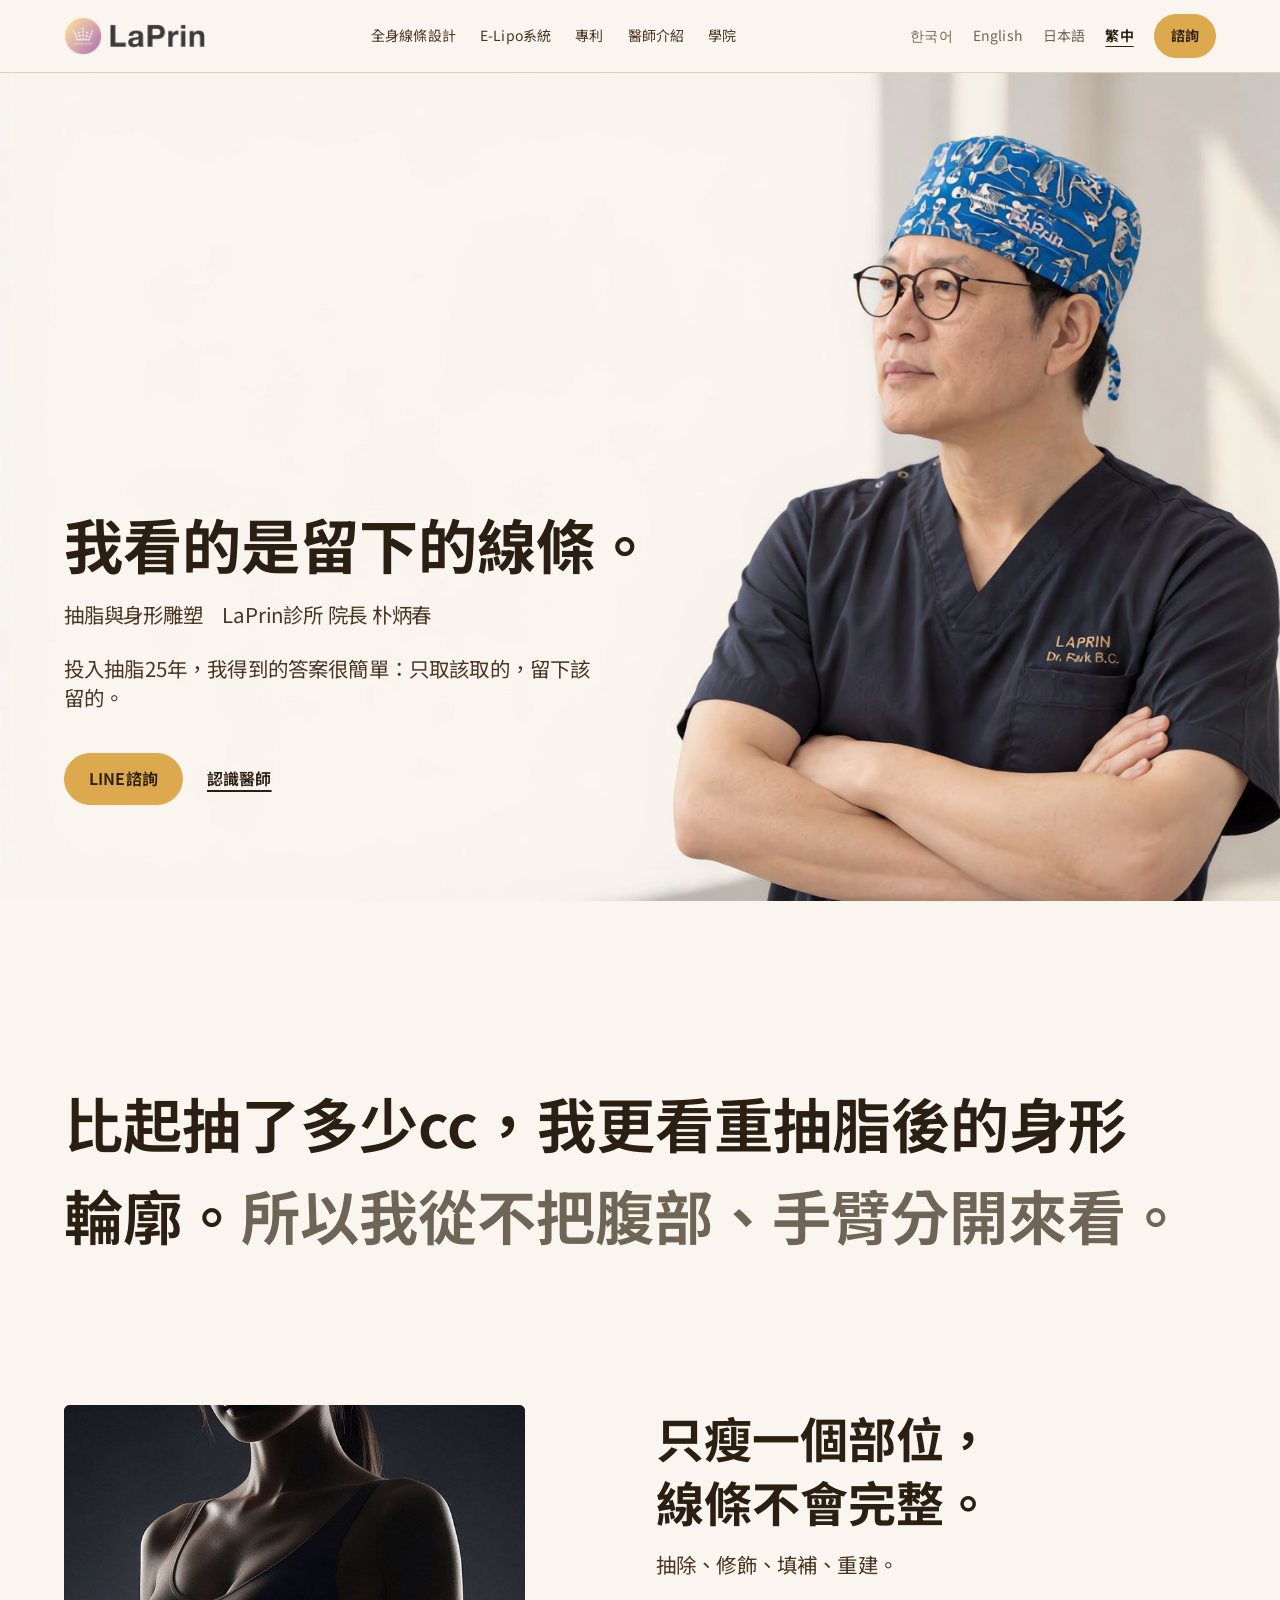
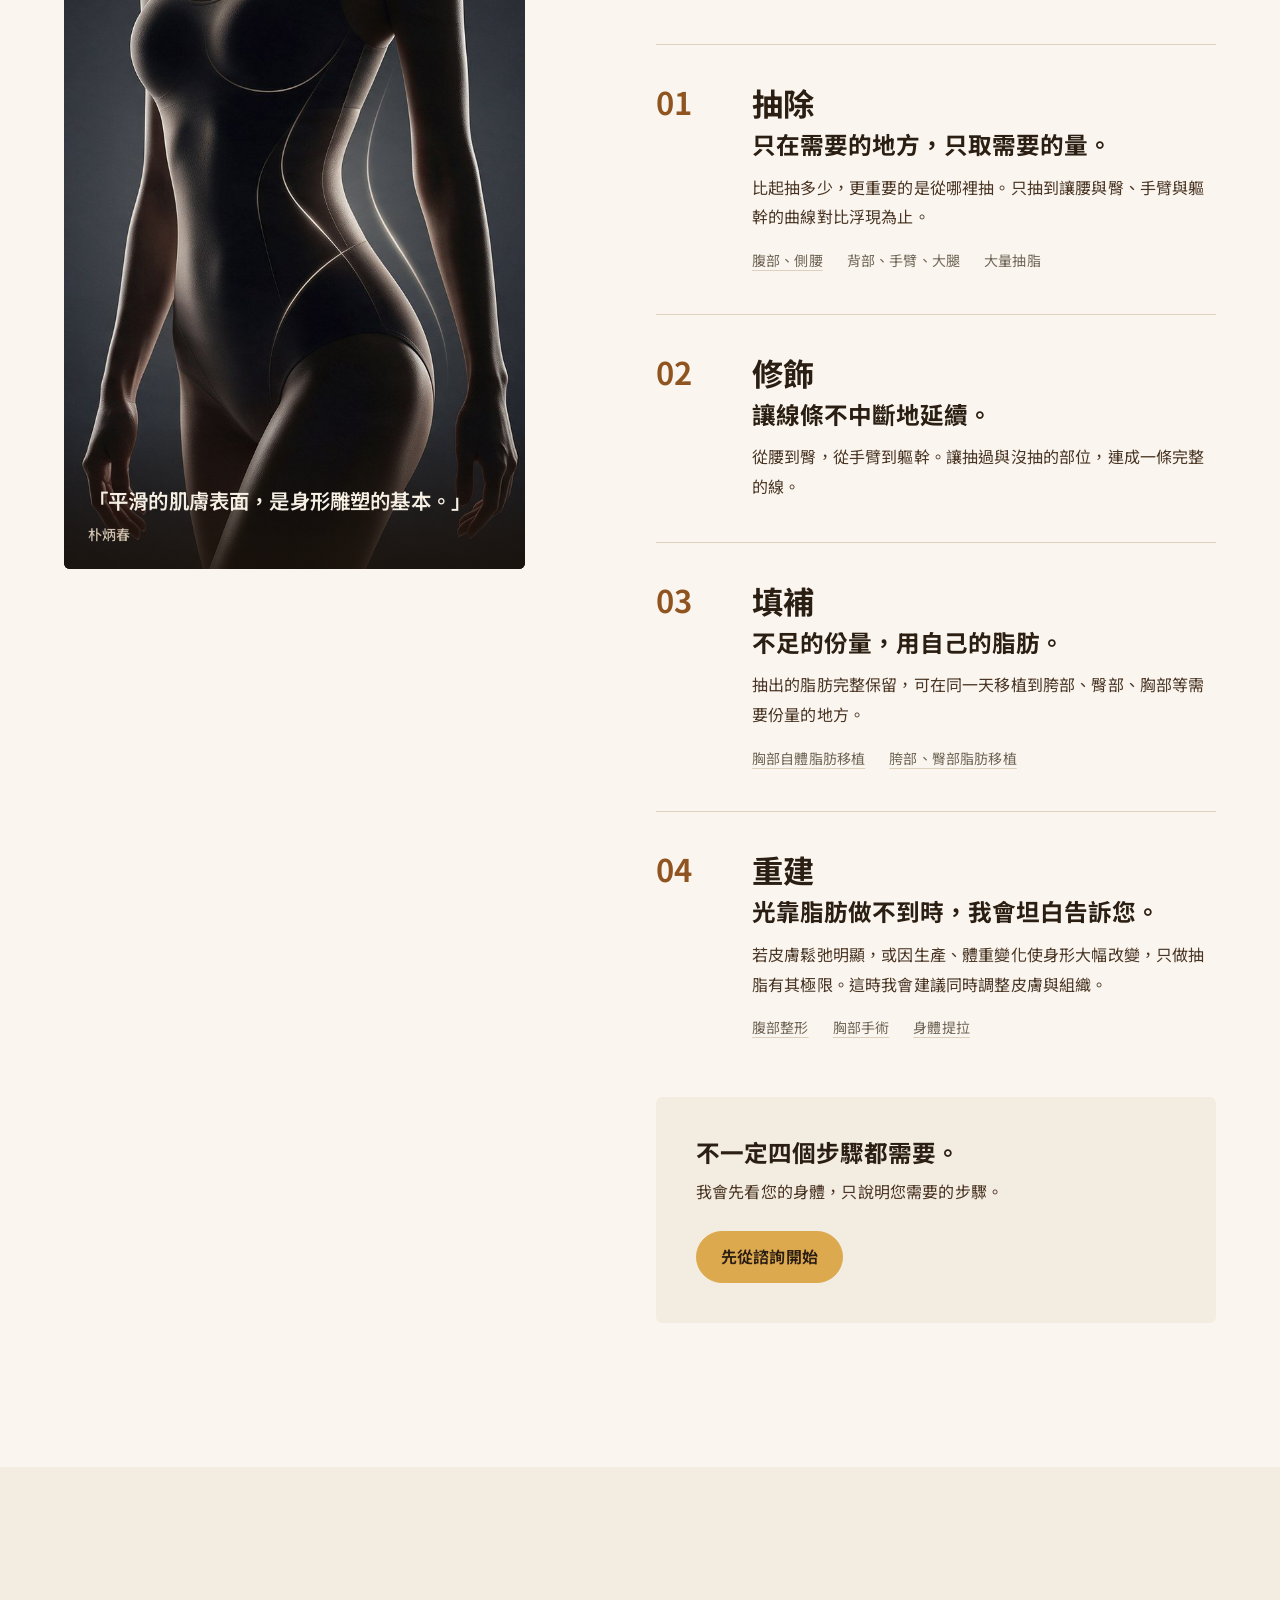
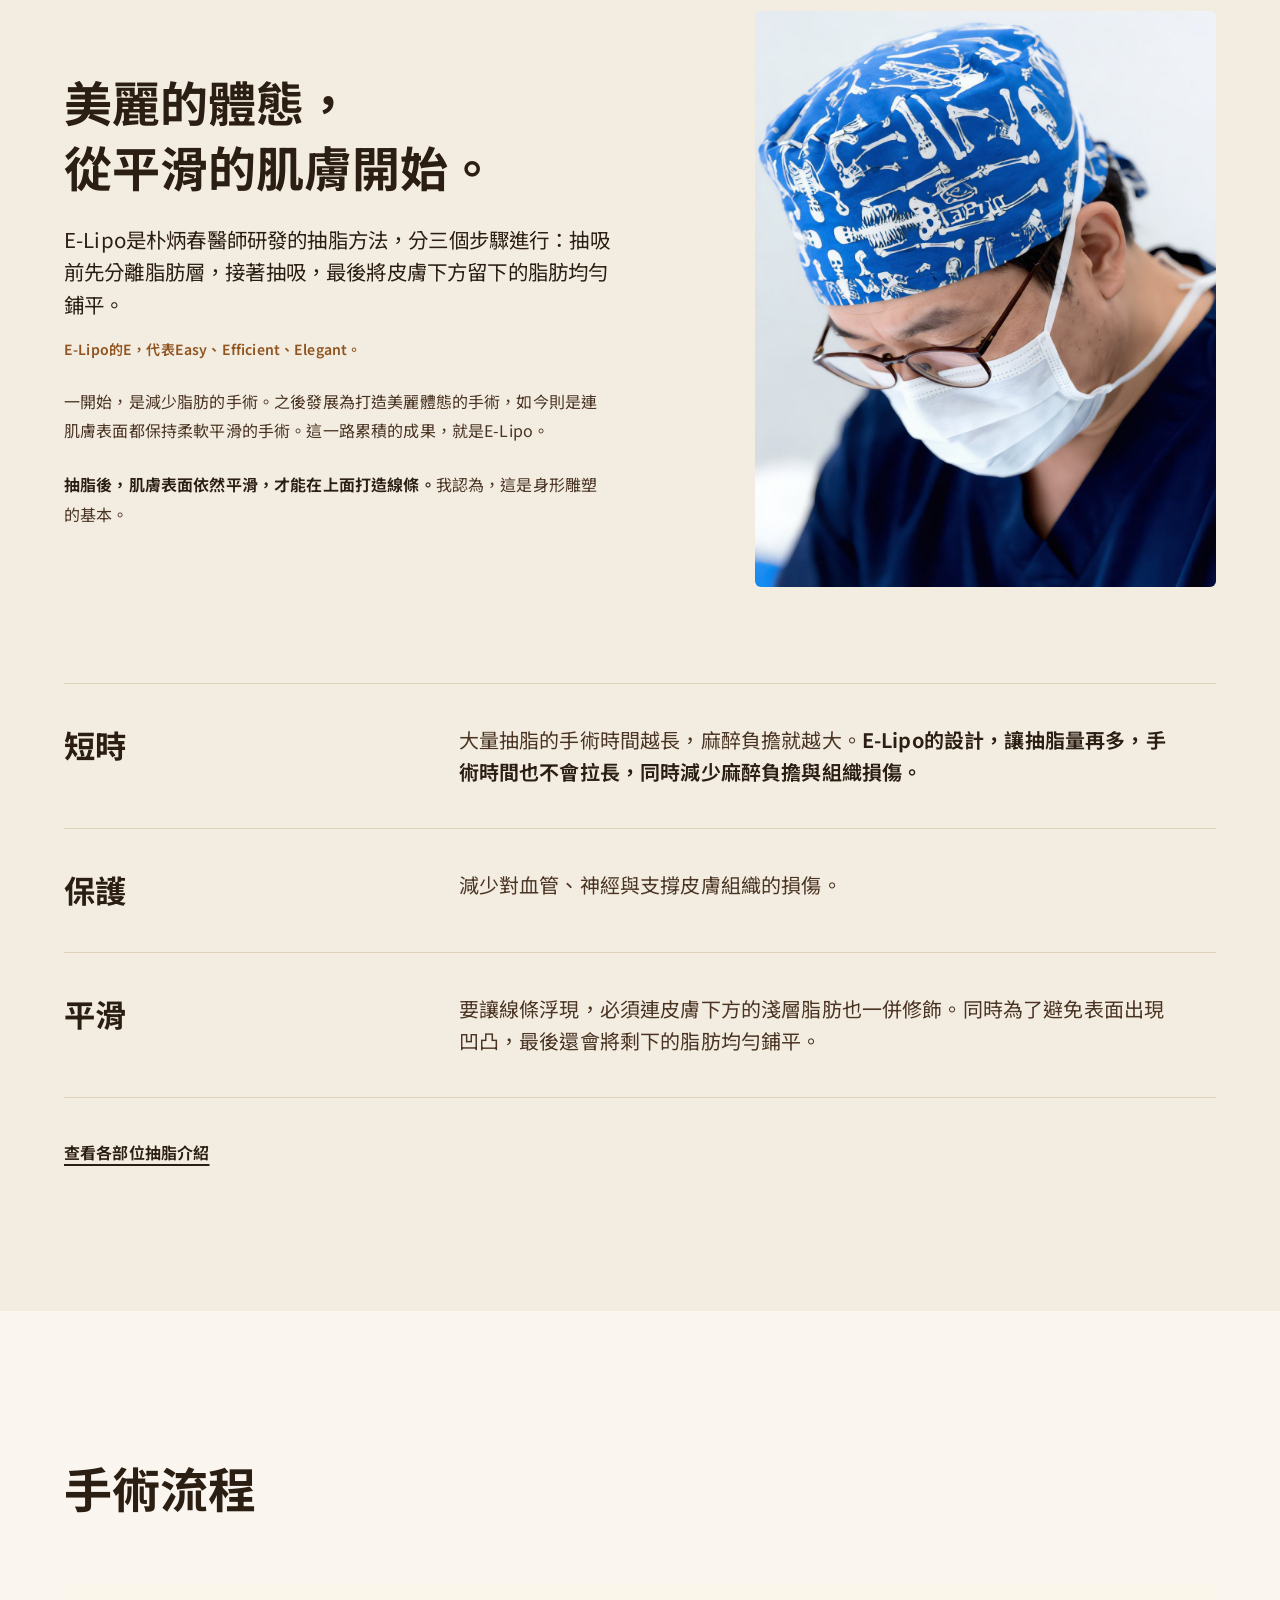
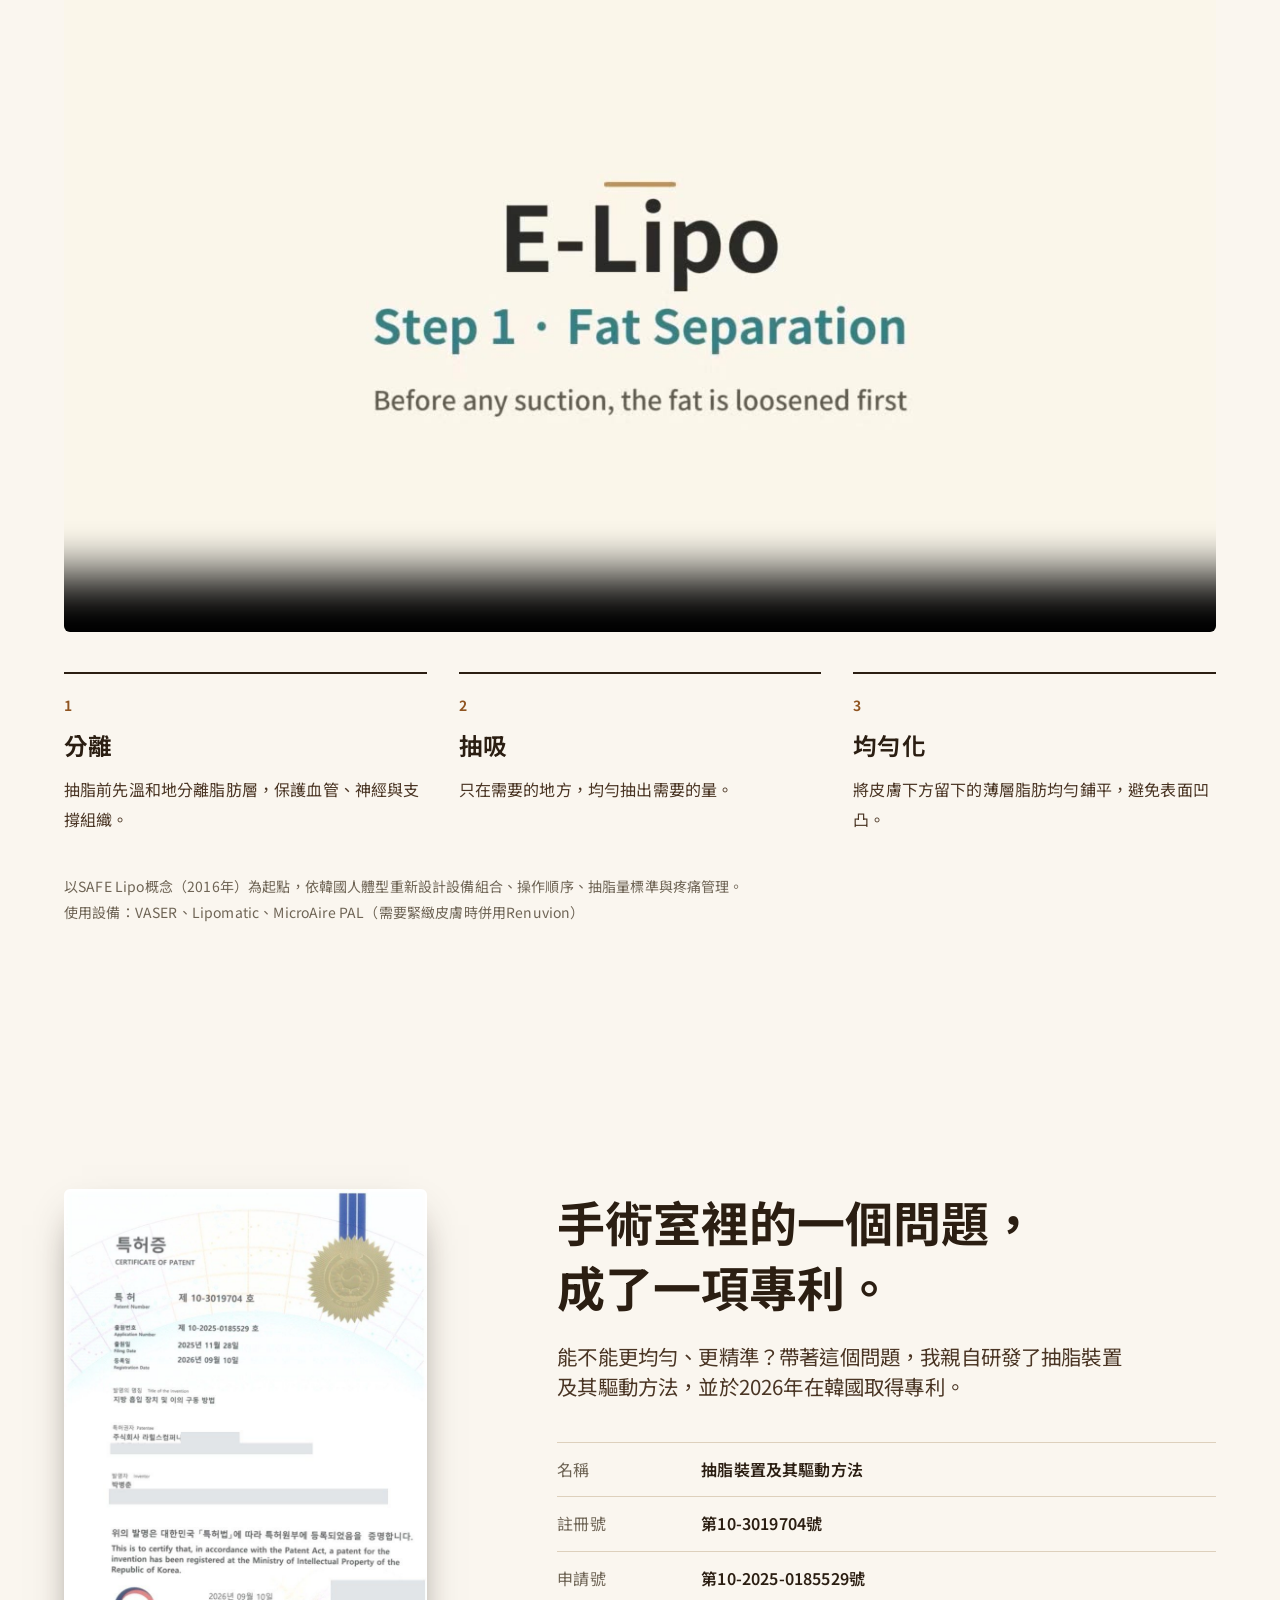
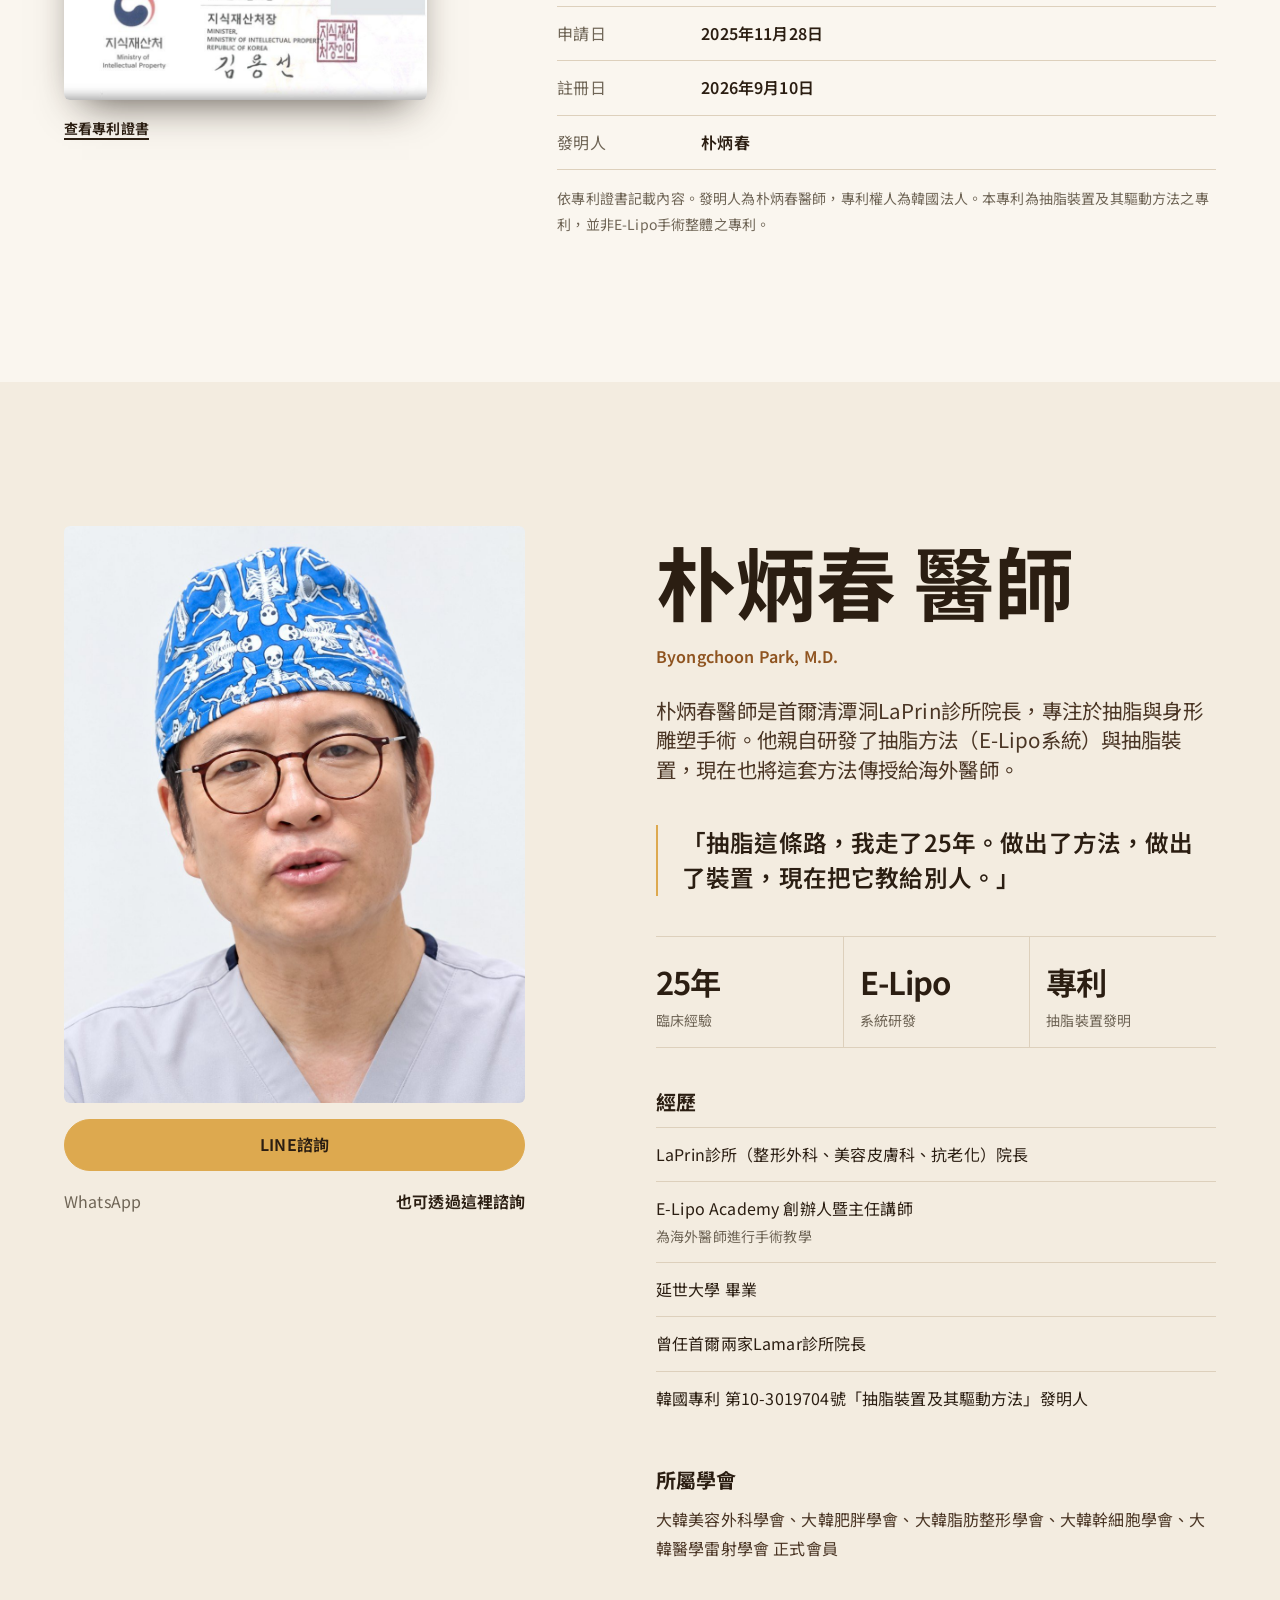
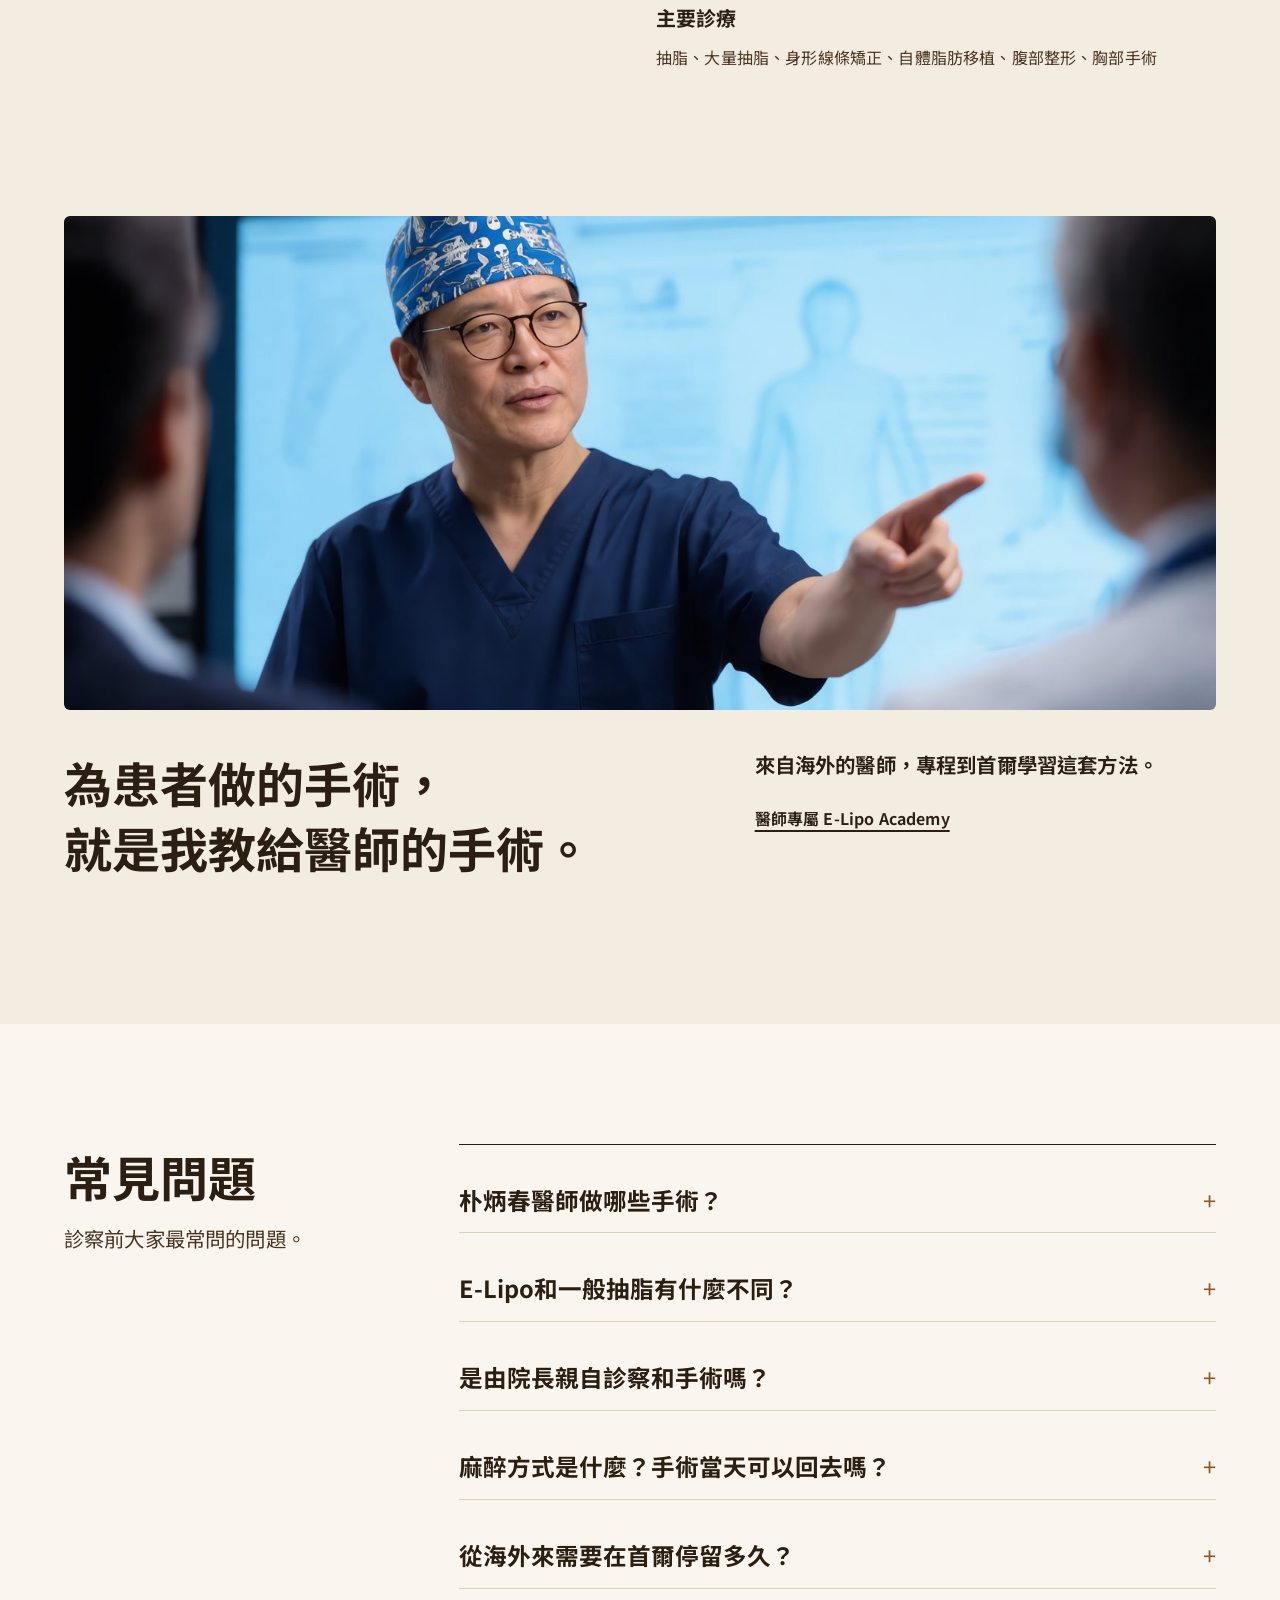
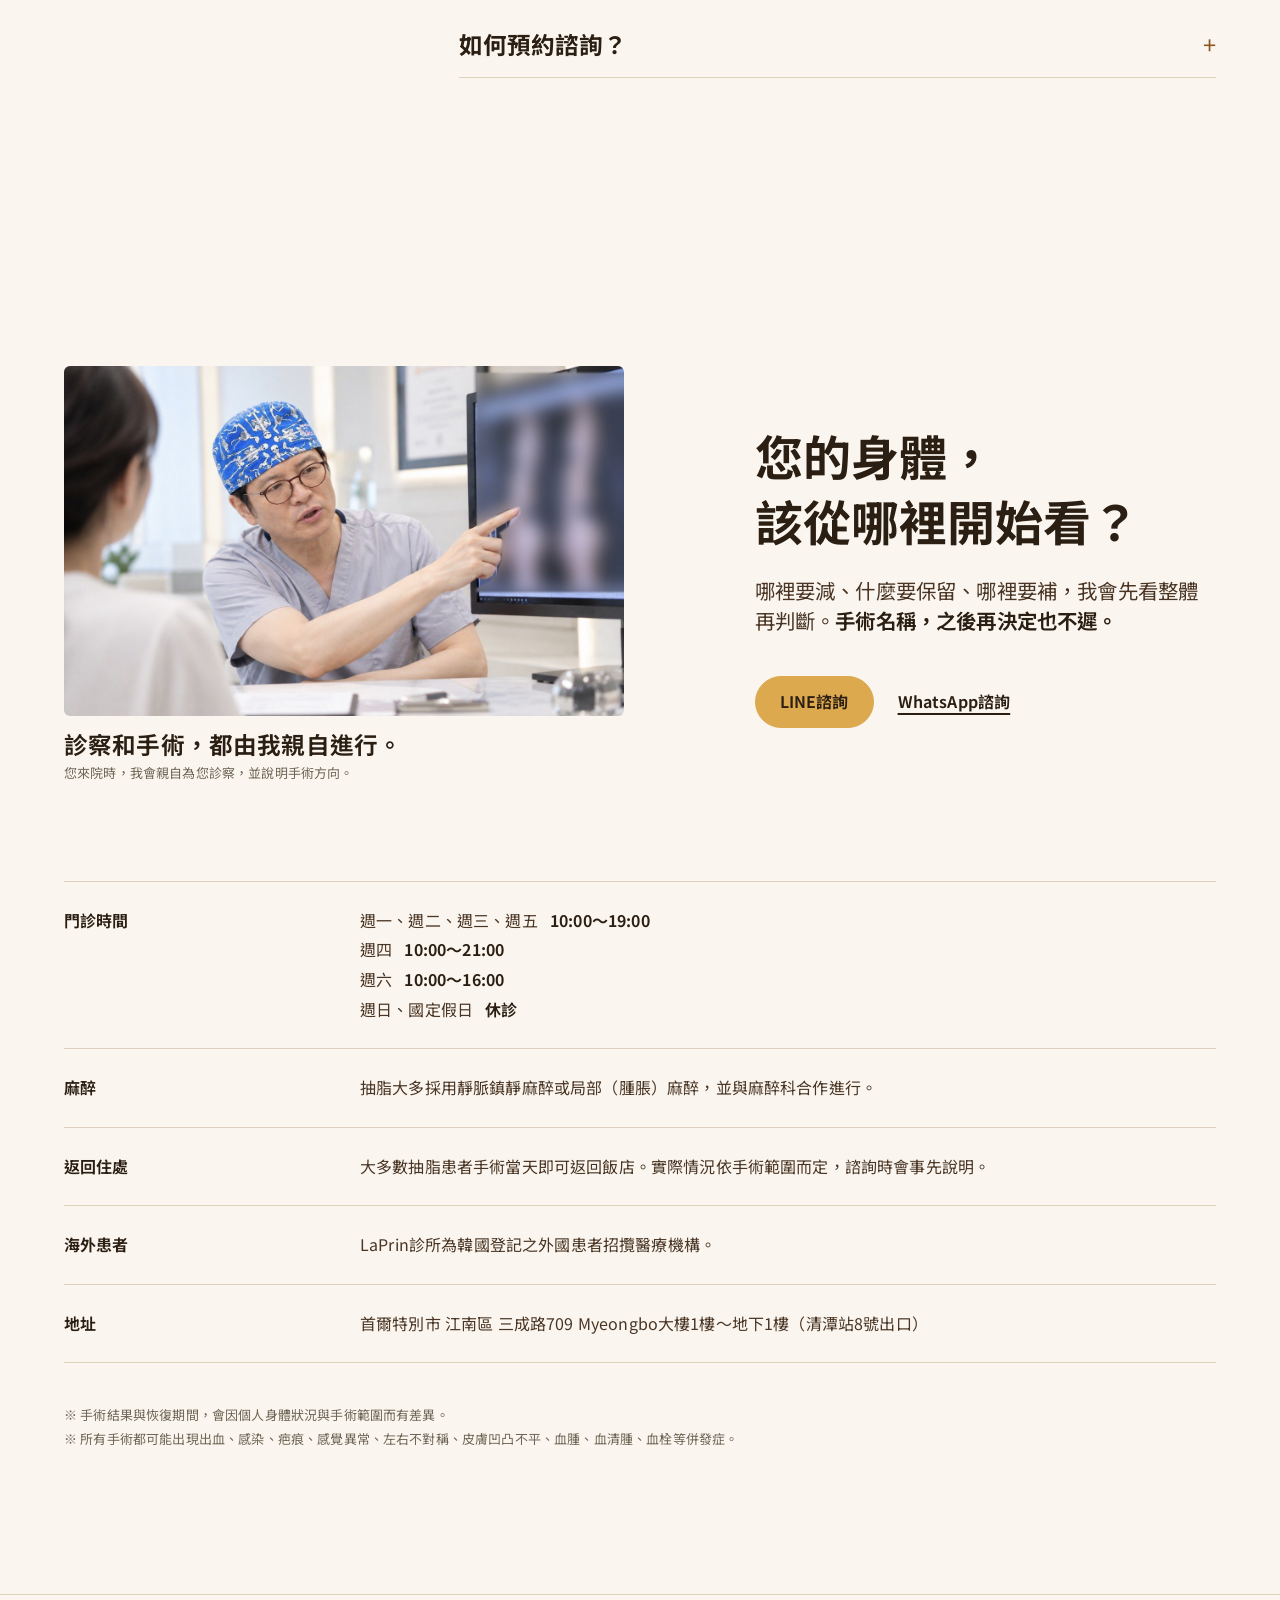
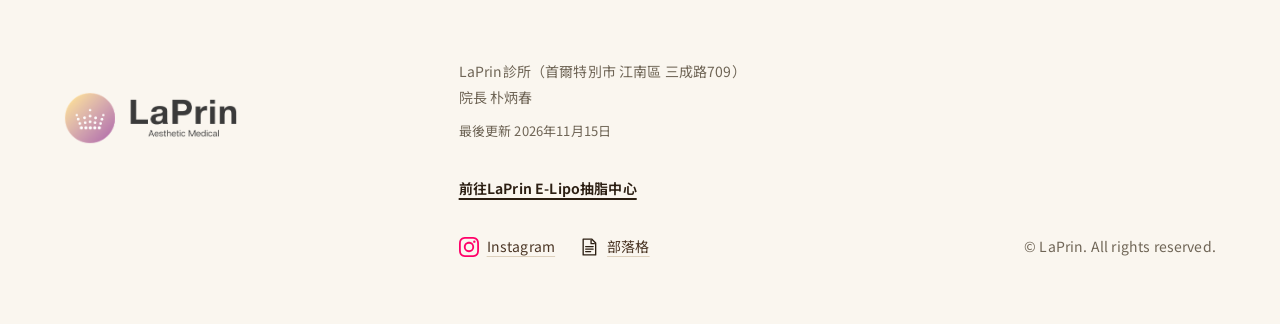
<file: zh-tw/index.html>
<!DOCTYPE html>
<html lang="zh-Hant">
<head>
<meta charset="utf-8">
<meta name="viewport" content="width=device-width, initial-scale=1">
<title>朴炳春醫師｜首爾抽脂與身形雕塑、E-Lipo研發｜LaPrin診所</title>
<meta name="description" content="朴炳春醫師是首爾清潭洞LaPrin診所院長，專注於抽脂與身形雕塑手術，親自研發E-Lipo與抽脂裝置（韓國專利）。診察與手術皆由院長親自進行。">
<link rel="canonical" href="https://liposuction-laprinps.com/dr-park/zh-tw/">
<link rel="alternate" hreflang="ko" href="https://liposuction-laprinps.com/dr-park/">
<link rel="alternate" hreflang="en" href="https://liposuction-laprinps.com/dr-park/en/">
<link rel="alternate" hreflang="ja" href="https://liposuction-laprinps.com/dr-park/ja/">
<link rel="alternate" hreflang="zh-Hant" href="https://liposuction-laprinps.com/dr-park/zh-tw/">
<link rel="alternate" hreflang="x-default" href="https://liposuction-laprinps.com/dr-park/en/">
<link rel="icon" type="image/png" href="../img/laprin-mark.png">
<link rel="apple-touch-icon" href="../img/laprin-mark.png">
<meta property="og:type" content="profile">
<meta property="og:url" content="https://liposuction-laprinps.com/dr-park/zh-tw/">
<meta property="og:title" content="朴炳春醫師｜LaPrin診所 首爾">
<meta property="og:description" content="我看的是留下的線條。診察與手術皆由院長親自進行。">
<meta name="twitter:card" content="summary_large_image">
<meta name="twitter:title" content="朴炳春醫師｜LaPrin診所 首爾">
<meta name="twitter:description" content="我看的是留下的線條。診察與手術皆由院長親自進行。">
<meta name="twitter:image" content="https://liposuction-laprinps.com/dr-park/img/dr-byongchoon-park.jpg">
<meta property="og:image" content="https://liposuction-laprinps.com/dr-park/img/dr-byongchoon-park.jpg">
<link rel="preconnect" href="https://fonts.googleapis.com">
<link rel="preconnect" href="https://fonts.gstatic.com" crossorigin>
<link rel="stylesheet" href="https://fonts.googleapis.com/css2?family=Noto+Sans+TC:wght@400;500;600;700&display=swap">
<script type="application/ld+json">
{
  "@context": "https://schema.org",
  "@graph": [
    {
      "@type": [
        "ProfilePage",
        "MedicalWebPage"
      ],
      "@id": "https://liposuction-laprinps.com/dr-park/zh-tw/#page",
      "name": "朴炳春醫師｜首爾抽脂與身形雕塑、E-Lipo研發｜LaPrin診所",
      "description": "朴炳春醫師是首爾清潭洞LaPrin診所院長，專注於抽脂與身形雕塑手術，親自研發E-Lipo與抽脂裝置（韓國專利）。診察與手術皆由院長親自進行。",
      "inLanguage": "zh-Hant",
      "mainEntity": {
        "@id": "https://e-lipo-academy.com/#instructor"
      },
      "about": {
        "@id": "https://e-lipo-academy.com/#instructor"
      },
      "reviewedBy": {
        "@id": "https://e-lipo-academy.com/#instructor"
      },
      "lastReviewed": "2026-11-15",
      "dateModified": "2026-11-15",
      "url": "https://liposuction-laprinps.com/dr-park/zh-tw/",
      "isPartOf": {
        "@type": "WebSite",
        "name": "LaPrin E-Lipo 抽脂中心",
        "url": "https://liposuction-laprinps.com/zh-tw/index.html"
      }
    },
    {
      "@type": "Person",
      "@id": "https://e-lipo-academy.com/#instructor",
      "name": "Dr. Byongchoon Park",
      "alternateName": [
        "Byongchoon Park",
        "朴炳春",
        "박병춘",
        "Dr. Byong Choon Park",
        "Dr. BC Park"
      ],
      "honorificSuffix": "M.D.",
      "jobTitle": "LaPrin診所 院長／E-Lipo Academy 創辦人暨主任講師",
      "description": "25年來專注於抽脂與身形雕塑手術的醫師。研發E-Lipo系統，韓國專利第10-3019704號（抽脂裝置及其驅動方法）發明人。為海外醫師進行手術教學。",
      "image": "https://liposuction-laprinps.com/dr-park/img/dr-byongchoon-park.jpg",
      "alumniOf": {
        "@type": "CollegeOrUniversity",
        "name": "延世大學",
        "alternateName": [
          "Yonsei University",
          "연세대학교"
        ]
      },
      "worksFor": {
        "@id": "https://liposuction-laprinps.com/dr-park/#clinic"
      },
      "affiliation": {
        "@type": "EducationalOrganization",
        "name": "E-Lipo™ Academy",
        "url": "https://e-lipo-academy.com/"
      },
      "memberOf": [
        {
          "@type": "Organization",
          "name": "Korean Society of Aesthetic Surgery",
          "alternateName": "대한미용외과학회"
        },
        {
          "@type": "Organization",
          "name": "Korean Society for the Study of Obesity",
          "alternateName": "대한비만학회"
        },
        {
          "@type": "Organization",
          "name": "대한지방성형학회"
        },
        {
          "@type": "Organization",
          "name": "대한줄기세포학회"
        },
        {
          "@type": "Organization",
          "name": "Korean Society for Laser Medicine and Surgery",
          "alternateName": "대한의학레이저학회"
        }
      ],
      "knowsAbout": [
        "抽脂",
        "大量抽脂",
        "身形雕塑",
        "自體脂肪移植",
        "Liposuction",
        "Body contouring"
      ],
      "sameAs": [
        "https://e-lipo-academy.com/",
        "https://www.linkedin.com/in/bcpark0/"
      ],
      "url": "https://liposuction-laprinps.com/dr-park/zh-tw/"
    },
    {
      "@type": "MedicalClinic",
      "@id": "https://liposuction-laprinps.com/dr-park/#clinic",
      "name": "LaPrin Clinic (Plastic Surgery & Cosmetic Dermatology, Anti-Aging)",
      "alternateName": "LaPrin診所",
      "address": {
        "@type": "PostalAddress",
        "streetAddress": "三成路709 Myeongbo大樓1樓～地下1樓",
        "addressLocality": "江南區",
        "addressRegion": "首爾特別市",
        "addressCountry": "KR",
        "postalCode": "06068"
      },
      "openingHoursSpecification": [
        {
          "@type": "OpeningHoursSpecification",
          "dayOfWeek": [
            "Monday",
            "Tuesday",
            "Wednesday",
            "Friday"
          ],
          "opens": "10:00",
          "closes": "19:00"
        },
        {
          "@type": "OpeningHoursSpecification",
          "dayOfWeek": "Thursday",
          "opens": "10:00",
          "closes": "21:00"
        },
        {
          "@type": "OpeningHoursSpecification",
          "dayOfWeek": "Saturday",
          "opens": "10:00",
          "closes": "16:00"
        }
      ],
      "geo": {
        "@type": "GeoCoordinates",
        "latitude": 37.5194205,
        "longitude": 127.0495416
      },
      "url": "https://liposuction-laprinps.com/zh-tw/index.html",
      "sameAs": [
        "https://www.instagram.com/laprin_kr/"
      ]
    },
    {
      "@type": "FAQPage",
      "@id": "https://liposuction-laprinps.com/dr-park/zh-tw/#faq",
      "mainEntity": [
        {
          "@type": "Question",
          "name": "朴炳春醫師做哪些手術？",
          "acceptedAnswer": {
            "@type": "Answer",
            "text": "抽脂與身形雕塑手術。包括腹部、側腰、背部、手臂、大腿抽脂與大量抽脂，將抽出的脂肪移植到胸部、臀部、胯部的自體脂肪移植，以及光靠脂肪做不到時的腹部整形、胸部手術與身體提拉。醫師會先看整體線條再規劃，適合哪種手術要在診察後決定。"
          }
        },
        {
          "@type": "Question",
          "name": "E-Lipo和一般抽脂有什麼不同？",
          "acceptedAnswer": {
            "@type": "Answer",
            "text": "進行的流程不同。一般抽脂是注入腫脹液後直接抽吸。E-Lipo在抽吸前先分離脂肪層，抽吸後再把皮膚下方留下的脂肪均勻鋪平。這個順序是為了讓肌膚表面保持平滑，實際結果因個人狀況而異。"
          }
        },
        {
          "@type": "Question",
          "name": "是由院長親自診察和手術嗎？",
          "acceptedAnswer": {
            "@type": "Answer",
            "text": "是的。LaPrin診所是院長一人執業的診所，來院時由朴炳春醫師親自診察，手術也由他親自進行。他會先看整體，只說明您需要的步驟。"
          }
        },
        {
          "@type": "Question",
          "name": "麻醉方式是什麼？手術當天可以回去嗎？",
          "acceptedAnswer": {
            "@type": "Answer",
            "text": "抽脂大多採用靜脈鎮靜麻醉或局部（腫脹）麻醉，並與麻醉科合作進行。大多數抽脂患者手術當天即可返回飯店。實際情況依手術範圍而定，諮詢時會事先說明。"
          }
        },
        {
          "@type": "Question",
          "name": "從海外來需要在首爾停留多久？",
          "acceptedAnswer": {
            "@type": "Answer",
            "text": "海外患者的建議是：輕度日常活動從術後2～3天開始，在首爾停留7～10天。LaPrin診所為韓國登記之外國患者招攬醫療機構。停留天數會依手術範圍與恢復狀況調整，諮詢時會一起安排。"
          }
        },
        {
          "@type": "Question",
          "name": "如何預約諮詢？",
          "acceptedAnswer": {
            "@type": "Answer",
            "text": "透過LINE或WhatsApp預約後來院，由院長親自診察。診所位於清潭站8號出口的Myeongbo大樓，週日與國定假日休診。手術計畫會依診察結果與個人狀況而定。"
          }
        }
      ]
    }
  ]
}
</script>
<link rel="stylesheet" href="../css/style.css">
</head>
<body>

<header class="nav">
  <div class="container nav-in">
    <a class="logo" href="#top" aria-label="LaPrin 首頁"><img src="../img/laprin-logo.png" alt="LaPrin" width="156" height="42"></a>
    <nav class="menu" aria-label="主選單">
      <a href="#design">全身線條設計</a>
      <a href="#system">E-Lipo系統</a>
      <a href="#patent">專利</a>
      <a href="#profile">醫師介紹</a>
      <a href="#academy">學院</a>
    </nav>
    <div class="nav-r">
      <nav class="lang" aria-label="語言"><a href="../index.html" hreflang="ko" lang="ko">한국어</a><a href="../en/index.html" hreflang="en" lang="en">English</a><a href="../ja/index.html" hreflang="ja" lang="ja">日本語</a><a href="index.html" aria-current="page" hreflang="zh-Hant" lang="zh-Hant">繁中</a></nav>
      <a class="btn btn-sm" href="#consult">諮詢</a>
    </div>
  </div>
</header>

<main id="top">

<section class="hero">
  <img class="hero-img" src="../img/hero-portrait.jpg" alt="LaPrin診所 院長 朴炳春" width="1536" height="1157" fetchpriority="high">
  <div class="container hero-in">
    <div class="hero-copy">
      <h1><span class="nb">我看的是留下的線條。</span><span class="h1-who">抽脂與身形雕塑　LaPrin診所 院長 朴炳春</span></h1>
      <p class="lead">投入抽脂25年，我得到的答案很簡單：只取該取的，留下該留的。</p>
      <div class="actions">
        <a class="btn" href="https://line.me/R/ti/p/@246vmeej" target="_blank" rel="noopener">LINE諮詢</a>
        <a class="textlink" href="#profile">認識醫師</a>
      </div>
    </div>
  </div>
</section>

<section class="design" id="design">
  <div class="container">
    <p class="statement-text" id="philosophy">比起抽了多少cc，我更看重抽脂後的身形輪廓。<span>所以我從不把腹部、手臂分開來看。</span></p>
  </div>
  <div class="container design-in">
    <figure class="design-fig">
      <img src="../img/body-silhouette.jpg" alt="呈現腰部到臀部線條的剪影照片" loading="lazy" width="760" height="1152">
      <figcaption>「平滑的肌膚表面，是身形雕塑的基本。」<span>朴炳春</span></figcaption>
    </figure>
    <div class="design-body">
      <div class="head">
        <h2>只瘦一個部位，<br>線條不會完整。</h2>
        <p class="lead">抽除、修飾、填補、重建。</p>
      </div>
      <ol class="stages">
        <li>
          <h3><span class="stage">抽除</span>只在需要的地方，只取需要的量。</h3>
          <p>比起抽多少，更重要的是從哪裡抽。只抽到讓腰與臀、手臂與軀幹的曲線對比浮現為止。</p>
          <ul class="terms"><li><a href="https://liposuction-laprinps.com/zh-tw/abdominal-liposuction.html">腹部、側腰</a></li><li>背部、手臂、大腿</li><li>大量抽脂</li></ul>
        </li>
        <li>
          <h3><span class="stage">修飾</span>讓線條不中斷地延續。</h3>
          <p>從腰到臀，從手臂到軀幹。讓抽過與沒抽的部位，連成一條完整的線。</p>
        </li>
        <li>
          <h3><span class="stage">填補</span>不足的份量，用自己的脂肪。</h3>
          <p>抽出的脂肪完整保留，可在同一天移植到胯部、臀部、胸部等需要份量的地方。</p>
          <ul class="terms"><li><a href="https://liposuction-laprinps.com/zh-tw/fat-transfer-detail.html">胸部自體脂肪移植</a></li><li><a href="https://liposuction-laprinps.com/zh-tw/hip-design.html">胯部、臀部脂肪移植</a></li></ul>
        </li>
        <li>
          <h3><span class="stage">重建</span>光靠脂肪做不到時，我會坦白告訴您。</h3>
          <p>若皮膚鬆弛明顯，或因生產、體重變化使身形大幅改變，只做抽脂有其極限。這時我會建議同時調整皮膚與組織。</p>
          <ul class="terms"><li><a href="https://liposuction-laprinps.com/zh-tw/tummy-tuck-detail.html">腹部整形</a></li><li><a href="https://liposuction-laprinps.com/zh-tw/breast-detail.html">胸部手術</a></li><li><a href="https://liposuction-laprinps.com/zh-tw/renuvion-detail.html">身體提拉</a></li></ul>
        </li>
      </ol>
      <div class="decide">
        <h3>不一定四個步驟都需要。</h3>
        <p>我會先看您的身體，只說明您需要的步驟。</p>
        <a class="btn" href="#consult">先從諮詢開始</a>
      </div>
    </div>
  </div>
</section>

<section class="system" id="system">
  <div class="container">
    <div class="sys-split">
      <div class="sys-text">
        <h2>美麗的體態，<br>從平滑的肌膚開始。</h2>
        <p class="def">E-Lipo是朴炳春醫師研發的抽脂方法，分三個步驟進行：抽吸前先分離脂肪層，接著抽吸，最後將皮膚下方留下的脂肪均勻鋪平。</p>
        <p class="emean">E-Lipo的E，代表Easy、Efficient、Elegant。</p>
        <p>一開始，是減少脂肪的手術。之後發展為打造美麗體態的手術，如今則是連肌膚表面都保持柔軟平滑的手術。這一路累積的成果，就是E-Lipo。</p>
        <p><b>抽脂後，肌膚表面依然平滑，才能在上面打造線條。</b>我認為，這是身形雕塑的基本。</p>
      </div>
      <figure class="sys-fig"><img src="../img/surgery-focus.jpg" alt="手術中的朴炳春醫師" loading="lazy" width="1200" height="1500"></figure>
    </div>
    <ul class="principles">
      <li><h3>短時</h3><p>大量抽脂的手術時間越長，麻醉負擔就越大。<b>E-Lipo的設計，讓抽脂量再多，手術時間也不會拉長，同時減少麻醉負擔與組織損傷。</b></p></li>
      <li><h3>保護</h3><p>減少對血管、神經與支撐皮膚組織的損傷。</p></li>
      <li><h3>平滑</h3><p>要讓線條浮現，必須連皮膚下方的淺層脂肪也一併修飾。同時為了避免表面出現凹凸，最後還會將剩下的脂肪均勻鋪平。</p></li>
    </ul>
    <p class="more"><a class="textlink" href="https://liposuction-laprinps.com/zh-tw/index.html#elipo">查看各部位抽脂介紹</a></p>
  </div>
</section>

<section class="process">
  <div class="container">
    <h2>手術流程</h2>
    <figure class="flow-video"><video src="../video/e-lipo-steps-en.mp4" poster="../video/e-lipo-steps-en.jpg" muted loop playsinline autoplay controls preload="metadata" aria-label="E-Lipo三步驟手術動畫（英文版）：脂肪分離、抽吸、均勻化"></video></figure>
    <ol class="flow">
      <li><strong>分離</strong><span>抽脂前先溫和地分離脂肪層，保護血管、神經與支撐組織。</span></li>
      <li><strong>抽吸</strong><span>只在需要的地方，均勻抽出需要的量。</span></li>
      <li><strong>均勻化</strong><span>將皮膚下方留下的薄層脂肪均勻鋪平，避免表面凹凸。</span></li>
    </ol>
    <p class="fnote">以SAFE Lipo概念（2016年）為起點，依韓國人體型重新設計設備組合、操作順序、抽脂量標準與疼痛管理。<br>使用設備：VASER、Lipomatic、MicroAire PAL（需要緊緻皮膚時併用Renuvion）</p>
  </div>
</section>

<section class="patent" id="patent">
  <div class="container patent-in">
    <figure class="cert">
      <img src="../img/patent-certificate.jpg" alt="韓國專利證書 第10-3019704號（抽脂裝置及其驅動方法）" loading="lazy" width="746" height="1052">
      <a class="textlink" href="../img/patent-certificate.jpg" target="_blank" rel="noopener">查看專利證書</a>
    </figure>
    <div class="patent-body">
      <h2>手術室裡的一個問題，<br>成了一項專利。</h2>
      <p class="lead">能不能更均勻、更精準？帶著這個問題，我親自研發了抽脂裝置及其驅動方法，並於2026年在韓國取得專利。</p>
      <dl class="ptable">
        <div><dt>名稱</dt><dd>抽脂裝置及其驅動方法</dd></div>
        <div><dt>註冊號</dt><dd>第10-3019704號</dd></div>
        <div><dt>申請號</dt><dd>第10-2025-0185529號</dd></div>
        <div><dt>申請日</dt><dd>2025年11月28日</dd></div>
        <div><dt>註冊日</dt><dd>2026年9月10日</dd></div>
        <div><dt>發明人</dt><dd>朴炳春</dd></div>
      </dl>
      <p class="fine">依專利證書記載內容。發明人為朴炳春醫師，專利權人為韓國法人。本專利為抽脂裝置及其驅動方法之專利，並非E-Lipo手術整體之專利。</p>
    </div>
  </div>
</section>

<section class="profile" id="profile">
  <div class="container">
    <div class="profile-in">
      <aside class="profile-aside">
        <img src="../img/dr-byongchoon-park.jpg" alt="朴炳春醫師個人照" loading="lazy" width="1028" height="1285">
        <a class="btn" href="https://line.me/R/ti/p/@246vmeej" target="_blank" rel="noopener">LINE諮詢</a>
        <p class="tel"><span>WhatsApp</span><a href="https://wa.me/821050250858" target="_blank" rel="noopener">也可透過這裡諮詢</a></p>
      </aside>
      <div class="profile-body">
        <h2>朴炳春 醫師</h2>
        <p class="en">Byongchoon Park, M.D.</p>
        <p class="lead">朴炳春醫師是首爾清潭洞LaPrin診所院長，專注於抽脂與身形雕塑手術。他親自研發了抽脂方法（E-Lipo系統）與抽脂裝置，現在也將這套方法傳授給海外醫師。</p>
        <blockquote class="say">「抽脂這條路，我走了25年。做出了方法，做出了裝置，現在把它教給別人。」</blockquote>
        <dl class="pstats">
          <div><dt>臨床經驗</dt><dd>25年</dd></div>
          <div><dt>系統研發</dt><dd>E-Lipo</dd></div>
          <div><dt>抽脂裝置發明</dt><dd>專利</dd></div>
        </dl>
        <div class="record">
          <h3>經歷</h3>
          <ul>
            <li>LaPrin診所（整形外科、美容皮膚科、抗老化）院長</li>
            <li>E-Lipo Academy 創辦人暨主任講師<small>為海外醫師進行手術教學</small></li>
            <li>延世大學 畢業</li>
            <li>曾任首爾兩家Lamar診所院長</li>
            <li>韓國專利 第10-3019704號「抽脂裝置及其驅動方法」發明人</li>
          </ul>
        </div>
        <div class="record">
          <h3>所屬學會</h3>
          <p>大韓美容外科學會、大韓肥胖學會、大韓脂肪整形學會、大韓幹細胞學會、大韓醫學雷射學會 正式會員</p>
        </div>
        <div class="record">
          <h3>主要診療</h3>
          <p>抽脂、大量抽脂、身形線條矯正、自體脂肪移植、腹部整形、胸部手術</p>
        </div>
      </div>
    </div>

    <div class="academy" id="academy">
      <img src="../img/academy-lecture.jpg" alt="向醫師們說明E-Lipo系統的朴炳春醫師" loading="lazy" width="1536" height="867">
      <div class="academy-text">
        <h2>為患者做的手術，<br>就是我教給醫師的手術。</h2>
        <div>
          <p class="lead"><b>來自海外的醫師，專程到首爾學習這套方法。</b></p>
          <a class="textlink" href="https://e-lipo-academy.com/" target="_blank" rel="noopener">醫師專屬 E-Lipo Academy</a>
        </div>
      </div>
    </div>
  </div>
</section>

<section class="faq" id="faq">
  <div class="container faq-in">
    <div class="faq-head">
      <h2>常見問題</h2>
      <p class="lead">診察前大家最常問的問題。</p>
    </div>
    <div class="faq-list">
        <details><summary><h3>朴炳春醫師做哪些手術？</h3></summary><p>抽脂與身形雕塑手術。包括腹部、側腰、背部、手臂、大腿抽脂與大量抽脂，將抽出的脂肪移植到胸部、臀部、胯部的自體脂肪移植，以及光靠脂肪做不到時的腹部整形、胸部手術與身體提拉。醫師會先看整體線條再規劃，適合哪種手術要在診察後決定。</p></details>
        <details><summary><h3>E-Lipo和一般抽脂有什麼不同？</h3></summary><p>進行的流程不同。一般抽脂是注入腫脹液後直接抽吸。E-Lipo在抽吸前先分離脂肪層，抽吸後再把皮膚下方留下的脂肪均勻鋪平。這個順序是為了讓肌膚表面保持平滑，實際結果因個人狀況而異。</p></details>
        <details><summary><h3>是由院長親自診察和手術嗎？</h3></summary><p>是的。LaPrin診所是院長一人執業的診所，來院時由朴炳春醫師親自診察，手術也由他親自進行。他會先看整體，只說明您需要的步驟。</p></details>
        <details><summary><h3>麻醉方式是什麼？手術當天可以回去嗎？</h3></summary><p>抽脂大多採用靜脈鎮靜麻醉或局部（腫脹）麻醉，並與麻醉科合作進行。大多數抽脂患者手術當天即可返回飯店。實際情況依手術範圍而定，諮詢時會事先說明。</p></details>
        <details><summary><h3>從海外來需要在首爾停留多久？</h3></summary><p>海外患者的建議是：輕度日常活動從術後2～3天開始，在首爾停留7～10天。LaPrin診所為韓國登記之外國患者招攬醫療機構。停留天數會依手術範圍與恢復狀況調整，諮詢時會一起安排。</p></details>
        <details><summary><h3>如何預約諮詢？</h3></summary><p>透過LINE或WhatsApp預約後來院，由院長親自診察。診所位於清潭站8號出口的Myeongbo大樓，週日與國定假日休診。手術計畫會依診察結果與個人狀況而定。</p></details>
    </div>
  </div>
</section>

<section class="consult" id="consult">
  <div class="container">
    <div class="consult-in">
      <figure class="interview">
        <img src="../img/consult-scene.jpg" alt="諮詢時說明身體狀況的朴炳春醫師" width="1320" height="864" loading="lazy">
        <figcaption><strong><span class="nb">診察和手術，</span><span class="nb">都由我親自進行。</span></strong> <span>您來院時，我會親自為您診察，並說明手術方向。</span></figcaption>
      </figure>
      <div class="consult-text">
        <h2>您的身體，<br>該從哪裡開始看？</h2>
        <p class="lead">哪裡要減、什麼要保留、哪裡要補，我會先看整體再判斷。<b>手術名稱，之後再決定也不遲。</b></p>
        <div class="actions">
          <a class="btn" href="https://line.me/R/ti/p/@246vmeej" target="_blank" rel="noopener">LINE諮詢</a>
          <a class="textlink" href="https://wa.me/821050250858" target="_blank" rel="noopener">WhatsApp諮詢</a>
        </div>
      </div>
    </div>
    <dl class="info">
      <div><dt>門診時間</dt><dd><span>週一、週二、週三、週五 <b>10:00～19:00</b></span><span>週四 <b>10:00～21:00</b></span><span>週六 <b>10:00～16:00</b></span><span>週日、國定假日 <b>休診</b></span></dd></div>
      <div><dt>麻醉</dt><dd>抽脂大多採用靜脈鎮靜麻醉或局部（腫脹）麻醉，並與麻醉科合作進行。</dd></div>
      <div><dt>返回住處</dt><dd>大多數抽脂患者手術當天即可返回飯店。實際情況依手術範圍而定，諮詢時會事先說明。</dd></div>
      <div><dt>海外患者</dt><dd>LaPrin診所為韓國登記之外國患者招攬醫療機構。</dd></div>
      <div><dt>地址</dt><dd>首爾特別市 江南區 三成路709 Myeongbo大樓1樓～地下1樓（清潭站8號出口）</dd></div>
    </dl>
    <p class="legal">※ 手術結果與恢復期間，會因個人身體狀況與手術範圍而有差異。<br>※ 所有手術都可能出現出血、感染、疤痕、感覺異常、左右不對稱、皮膚凹凸不平、血腫、血清腫、血栓等併發症。</p>
  </div>
</section>

</main>

<footer class="foot">
  <div class="container foot-in">
    <img class="flogo" src="../img/laprin-logo-full.png" alt="LaPrin Aesthetic Medical" width="200" height="60" loading="lazy">
    <p>LaPrin診所（首爾特別市 江南區 三成路709）<br>院長 朴炳春<br><span class="updated">最後更新 <time datetime="2026-11-15">2026年11月15日</time></span></p>
    <p class="center"><a class="textlink" href="https://liposuction-laprinps.com/zh-tw/index.html">前往LaPrin E-Lipo抽脂中心</a></p>
    <nav class="social" aria-label="LaPrin頻道"><a class="ig" href="https://www.instagram.com/laprin_kr/" target="_blank" rel="noopener"><svg class="ico" viewBox="0 0 24 24" aria-hidden="true" focusable="false"><path d="M7.0301.084c-1.2768.0602-2.1487.264-2.911.5634-.7888.3075-1.4575.72-2.1228 1.3877-.6652.6677-1.075 1.3368-1.3802 2.127-.2954.7638-.4956 1.6365-.552 2.914-.0564 1.2775-.0689 1.6882-.0626 4.947.0062 3.2586.0206 3.6671.0825 4.9473.061 1.2765.264 2.1482.5635 2.9107.308.7889.72 1.4573 1.388 2.1228.6679.6655 1.3365 1.0743 2.1285 1.38.7632.295 1.6361.4961 2.9134.552 1.2773.056 1.6884.069 4.9462.0627 3.2578-.0062 3.668-.0207 4.9478-.0814 1.28-.0607 2.147-.2652 2.9098-.5633.7889-.3086 1.4578-.72 2.1228-1.3881.665-.6682 1.0745-1.3378 1.3795-2.1284.2957-.7632.4966-1.636.552-2.9124.056-1.2809.0692-1.6898.063-4.948-.0063-3.2583-.021-3.6668-.0817-4.9465-.0607-1.2797-.264-2.1487-.5633-2.9117-.3084-.7889-.72-1.4568-1.3876-2.1228C21.2982 1.33 20.628.9208 19.8378.6165 19.074.321 18.2017.1197 16.9244.0645 15.6471.0093 15.236-.005 11.977.0014 8.718.0076 8.31.0215 7.0301.0839m.1402 21.6932c-1.17-.0509-1.8053-.2453-2.2287-.408-.5606-.216-.96-.4771-1.3819-.895-.422-.4178-.6811-.8186-.9-1.378-.1644-.4234-.3624-1.058-.4171-2.228-.0595-1.2645-.072-1.6442-.079-4.848-.007-3.2037.0053-3.583.0607-4.848.05-1.169.2456-1.805.408-2.2282.216-.5613.4762-.96.895-1.3816.4188-.4217.8184-.6814 1.3783-.9003.423-.1651 1.0575-.3614 2.227-.4171 1.2655-.06 1.6447-.072 4.848-.079 3.2033-.007 3.5835.005 4.8495.0608 1.169.0508 1.8053.2445 2.228.408.5608.216.96.4754 1.3816.895.4217.4194.6816.8176.9005 1.3787.1653.4217.3617 1.056.4169 2.2263.0602 1.2655.0739 1.645.0796 4.848.0058 3.203-.0055 3.5834-.061 4.848-.051 1.17-.245 1.8055-.408 2.2294-.216.5604-.4763.96-.8954 1.3814-.419.4215-.8181.6811-1.3783.9-.4224.1649-1.0577.3617-2.2262.4174-1.2656.0595-1.6448.072-4.8493.079-3.2045.007-3.5825-.006-4.848-.0608M16.953 5.5864A1.44 1.44 0 1 0 18.39 4.144a1.44 1.44 0 0 0-1.437 1.4424M5.8385 12.012c.0067 3.4032 2.7706 6.1557 6.173 6.1493 3.4026-.0065 6.157-2.7701 6.1506-6.1733-.0065-3.4032-2.771-6.1565-6.174-6.1498-3.403.0067-6.156 2.771-6.1496 6.1738M8 12.0077a4 4 0 1 1 4.008 3.9921A3.9996 3.9996 0 0 1 8 12.0077"/></svg><span>Instagram</span></a><a class="blog" href="https://liposuction-laprinps.com/zh-tw/blog/index.html"><svg class="ico" viewBox="0 0 24 24" aria-hidden="true" focusable="false"><path d="M5 2.5h10.2L20 7.3V21.5H5zM14.5 3.6V8h4.4" fill="none" stroke="currentColor" stroke-width="1.6" stroke-linejoin="round"/><path d="M8 11.5h9M8 14.5h9M8 17.5h6" stroke="currentColor" stroke-width="1.6" stroke-linecap="round"/></svg><span>部落格</span></a></nav>
    <p class="copy">© LaPrin. All rights reserved.</p>
  </div>
</footer>

<nav class="mbar" aria-label="快速諮詢">
  <a class="k" href="https://line.me/R/ti/p/@246vmeej" target="_blank" rel="noopener">LINE諮詢</a>
  <a class="t" href="https://wa.me/821050250858" target="_blank" rel="noopener">WhatsApp</a>
</nav>

</body>
</html>
</file>
<file: css/style.css>
/* Hallmark · shape: Photographic · genre: editorial · theme: brand · redesign: full · draw: 99860f
 * paper: #faf6ef · accent: #dda94f · display: Pretendard Variable · body: Pretendard Variable · hero: Poster · nav: three-part (five real destinations, language, one action) · footer: colophon block · signature: the director's portrait set full-bleed, its white wall printed onto the paper
 * axes: light/grotesk-sans/warm · posture: restrained · contrast: pass · fold: pass · v2.0.0 */
/* Hallmark · pre-emit critique: P4 H4 E4 S4 R4 V4 · weakest: S, a clinic profile drifts generic; the hero prints the real portrait into the page's paper and the four stages run beside the one silhouette photograph */
/* Hallmark · swaps from draw 99860f · hero Index to Poster: the portrait is the strongest material and there is no list to lead with · nav search-led to three-part: nothing to search · footer index columns to colophon: no sitemap · Steps kept for the three-stage procedure, a process every patient goes through · sticky action kept as the phone bar */
/* Hallmark · dropped the phone line beside the profile portrait (ko) · 69 named the number, printed in four sections; the owner approved */
/* Hallmark · reworded the societies list into one line in every language · 58 named the profile screen; the owner approved */
/* Hallmark · added a questions section (rows) and the E-Lipo definition line for search and AI answers · the owner asked for SEO and AEO; answers built from the page and the clinic facts */
/* Hallmark · waive 71 · tw questions measure 40px above and 16px below each head in the browser · the render tier reads the closed details in the zh-tw list as crowded, the same rule passes in ko, en and ja  measure 40px above and 16px below each head in the browser, the same rule that passes in ko, en and ja */
/* Hallmark · merged the statement into the design section · 59 counted ten sections */
@import url("./tokens.css");
@import url("./base.css");

@font-face{font-family:"Pretendard Variable";font-weight:45 920;font-style:normal;font-display:swap;src:url("../fonts/PretendardVariable-subset.woff2") format("woff2-variations"),url("../fonts/PretendardVariable-subset.woff2") format("woff2")}

/* page */
:lang(en) body{word-break:normal;letter-spacing:-0.005em}
:lang(ja) body,:lang(zh-Hant) body{word-break:normal;line-break:strict;letter-spacing:0.01em;line-height:1.85}
:lang(ja) h1,:lang(ja) h2,:lang(ja) h3,:lang(zh-Hant) h1,:lang(zh-Hant) h2,:lang(zh-Hant) h3{letter-spacing:0;line-height:1.35;word-break:auto-phrase}
:lang(ja) p,:lang(ja) dd,:lang(ja) li,:lang(zh-Hant) p,:lang(zh-Hant) dd,:lang(zh-Hant) li{word-break:auto-phrase}
:lang(ja) .statement-text,:lang(zh-Hant) .statement-text{line-height:1.55}
.nb{display:inline-block}
body{line-height:1.7;letter-spacing:-0.01em;word-break:keep-all}
h1,h2{line-height:1.18}
h3{line-height:1.35}
html{scroll-behavior:smooth;scroll-padding-top:calc(var(--nav-h) + var(--space-lg))}
section{padding-block:var(--section-gap)}
b{font-weight:650;color:var(--color-ink)}
.lead{color:var(--color-ink-2)}

/* controls */
.btn{display:inline-flex;align-items:center;justify-content:center;min-height:52px;padding-inline:var(--space-lg);border-radius:var(--radius-pill);background:var(--color-accent);color:var(--color-accent-ink);font-weight:650;font-size:var(--text-md);text-decoration:none;white-space:nowrap;border:1px solid var(--color-accent);transition:background-color var(--dur-short) var(--ease-out),transform var(--dur-micro) var(--ease-out)}
.btn:hover{background:var(--color-accent-hover)}
.btn:active{transform:translateY(1px)}
.btn:focus-visible{outline:2px solid var(--color-focus);outline-offset:3px}
.btn-sm{min-height:44px;padding-inline:var(--space-md);font-size:var(--text-sm)}
.textlink{font-weight:650;color:var(--color-ink);text-decoration:underline;text-decoration-thickness:1.5px;text-underline-offset:0.3em;white-space:nowrap}
.textlink:hover{color:var(--color-copper)}
.textlink:active{color:var(--color-ink-2)}
.textlink:focus-visible{outline:2px solid var(--color-focus);outline-offset:3px;border-radius:2px}

/* nav */
.nav{position:sticky;top:0;z-index:var(--z-sticky-nav);background:var(--color-paper);border-bottom:var(--rule-hair) solid var(--color-rule)}
.nav-in{display:flex;align-items:center;justify-content:space-between;gap:var(--space-lg);height:var(--nav-h)}
.logo img{height:38px;width:auto}
.menu{display:flex;gap:var(--space-lg);font-size:var(--text-sm);color:var(--color-ink-2)}
.menu a{text-decoration:none}
.menu a:hover{color:var(--color-copper)}
.nav-r{display:flex;align-items:center;gap:var(--space-sm)}
.lang{display:flex;gap:var(--space-2xs);font-size:var(--text-sm)}
.lang a{white-space:nowrap;padding:var(--space-2xs) var(--space-xs);border-radius:var(--radius-pill);text-decoration:none;color:var(--color-muted)}
.lang a:hover{color:var(--color-ink)}
.lang a[aria-current="page"]{color:var(--color-ink);font-weight:650;text-decoration:underline;text-underline-offset:0.35em}
.menu a:focus-visible,.lang a:focus-visible,.logo:focus-visible{outline:2px solid var(--color-focus);outline-offset:3px;border-radius:2px}

/* hero: poster */
.hero{position:relative;padding:0;min-height:max(600px,calc(100svh - var(--nav-h)));display:flex;align-items:flex-end;background:var(--color-paper);overflow:hidden}
.hero-img{position:absolute;inset:0;width:100%;height:100%;object-fit:cover;object-position:72% 22%;mix-blend-mode:multiply}
.hero-in{position:relative;z-index:var(--z-base);width:100%;padding-block:var(--space-3xl)}
.hero-copy{max-width:640px}
.hero h1{font-size:var(--text-display)}
:lang(ja) .hero h1,:lang(zh-Hant) .hero h1,:lang(en) .hero h1{font-size:var(--text-display-s)}
:lang(en) .hero-copy{max-width:720px}
.hero .lead{margin-top:var(--space-lg);max-width:26em}
.actions{display:flex;flex-wrap:wrap;align-items:center;gap:var(--space-lg);margin-top:var(--space-xl)}
.sign{margin-top:var(--space-xl);font-size:var(--text-sm);color:var(--color-muted)}

/* statement */
.statement{padding-block:var(--section-gap-l) var(--section-gap-s)}
.statement-text{font-size:var(--text-display-s);font-weight:650;letter-spacing:var(--tracking-display);line-height:1.38;max-width:21em;text-wrap:balance}
.statement-text span{color:var(--color-muted)}

/* design: pinned */
.design{padding-top:var(--section-gap-l)}
.design-in{display:grid;grid-template-columns:repeat(12,minmax(0,1fr));gap:var(--gap-columns);align-items:start}
.design-fig{grid-column:1 / span 5;margin:0;position:sticky;top:calc(var(--nav-h) + var(--space-lg));height:calc(100svh - var(--nav-h) - var(--space-2xl));min-height:520px;border-radius:var(--radius-card);overflow:hidden;background:var(--color-ink)}
.design-fig img{width:100%;height:100%;object-fit:cover;object-position:50% 30%}
.design-fig figcaption{position:absolute;left:0;right:0;bottom:0;padding:var(--space-2xl) var(--space-lg) var(--space-lg);background:linear-gradient(180deg,var(--color-scrim-0),var(--color-scrim));color:var(--color-on-ink);font-size:var(--text-lead);font-weight:600;line-height:1.5}
.design-fig figcaption span{display:block;margin-top:var(--space-xs);font-size:var(--text-sm);font-weight:500;color:var(--color-on-ink-2)}
.design-body{grid-column:7 / span 6}
.design-body .head .lead{margin-top:var(--space-md)}
.stages{list-style:none;margin:var(--space-2xl) 0 0;padding:0;counter-reset:stage}
.stages > li{counter-increment:stage;position:relative;padding-block:var(--space-xl);padding-left:var(--space-3xl);border-top:var(--rule-hair) solid var(--color-rule)}
.stages > li::before{content:counter(stage,decimal-leading-zero);position:absolute;left:0;top:var(--space-xl);font-size:var(--text-2xl);font-weight:650;line-height:1.1;color:var(--color-copper);font-variant-numeric:tabular-nums}
.stages h3{font-size:var(--text-title)}
.stage{display:block;font-size:var(--text-2xl);line-height:1.15;margin-bottom:var(--space-xs)}
.stages p{margin-top:var(--space-sm);color:var(--color-ink-2);max-width:34em}
.terms{list-style:none;display:flex;flex-wrap:wrap;gap:var(--space-2xs) var(--space-lg);margin:var(--space-md) 0 0;padding:0;font-size:var(--text-sm);color:var(--color-muted)}
.decide{margin-top:var(--space-md);padding:var(--space-xl);background:var(--color-paper-2);border-radius:var(--radius-card)}
.decide p{margin-top:var(--space-xs);color:var(--color-ink-2)}
.decide .btn{margin-top:var(--space-lg)}

/* system: split, then rows */
.system{background:var(--color-paper-2)}
.sys-split{display:grid;grid-template-columns:repeat(12,minmax(0,1fr));gap:var(--gap-columns);align-items:center}
.sys-text{grid-column:1 / span 6}
.sys-text .emean{margin-top:var(--space-md);font-size:var(--text-sm);font-weight:600;color:var(--color-copper)}
.sys-text p{margin-top:var(--space-lg);color:var(--color-ink-2);max-width:34em}
.sys-text p.emean{margin-top:var(--space-md)}
.sys-fig{grid-column:8 / span 5;margin:0;aspect-ratio:4 / 5;border-radius:var(--radius-card);overflow:hidden}
.sys-fig img{width:100%;height:100%;object-fit:cover;object-position:50% 30%}
.principles{list-style:none;margin:var(--space-3xl) 0 0;padding:0}
.principles li{display:grid;grid-template-columns:repeat(12,minmax(0,1fr));gap:var(--gap-columns);padding-block:var(--space-xl);border-top:var(--rule-hair) solid var(--color-rule)}
.principles li:last-child{border-bottom:var(--rule-hair) solid var(--color-rule)}
.principles h3{grid-column:1 / span 4;font-size:var(--text-2xl)}
.principles p{grid-column:5 / span 8;color:var(--color-ink-2);font-size:var(--text-lg);line-height:1.6;max-width:36em}

/* process: showcase */
.process h2{max-width:none}
.flow-video{margin:var(--space-2xl) 0 0;border-radius:var(--radius-card);overflow:hidden;background:var(--color-paper-2)}
.flow-video video{width:100%;aspect-ratio:16 / 9}
.flow{list-style:none;margin:var(--space-xl) 0 0;padding:0;display:grid;grid-template-columns:repeat(3,minmax(0,1fr));gap:var(--gap-columns);counter-reset:flow}
.flow li{counter-increment:flow;padding-top:var(--space-md);border-top:2px solid var(--color-ink)}
.flow li::before{content:counter(flow);font-size:var(--text-sm);font-weight:650;color:var(--color-copper);font-variant-numeric:tabular-nums}
.flow strong{display:block;margin-top:var(--space-2xs);font-size:var(--text-title);font-weight:650}
.flow span{display:block;margin-top:var(--space-xs);color:var(--color-ink-2)}
.fnote{margin-top:var(--space-xl);font-size:var(--text-sm);color:var(--color-muted);line-height:1.8}

/* patent: certificate beside its record */
.patent{padding-top:var(--section-gap-s)}
.patent-in{display:grid;grid-template-columns:repeat(12,minmax(0,1fr));gap:var(--gap-columns);align-items:start}
.cert{grid-column:1 / span 4;margin:0}
.cert img{border-radius:var(--radius-card);box-shadow:0 18px 40px -18px var(--color-scrim)}
.cert .textlink{display:inline-block;margin-top:var(--space-md);font-size:var(--text-sm)}
.patent-body{grid-column:6 / span 7}
.patent-body .lead{margin-top:var(--space-lg)}
.ptable{margin:var(--space-xl) 0 0}
.ptable div{display:grid;grid-template-columns:8em minmax(0,1fr);gap:var(--space-md);padding-block:var(--space-sm);border-top:var(--rule-hair) solid var(--color-rule)}
.ptable div:last-child{border-bottom:var(--rule-hair) solid var(--color-rule)}
.ptable dt{color:var(--color-muted)}
.ptable dd{margin:0;font-weight:600;font-variant-numeric:tabular-nums}
.fine{margin-top:var(--space-md);font-size:var(--text-sm);color:var(--color-muted)}

/* profile */
.profile{background:var(--color-paper-2)}
.profile-in{display:grid;grid-template-columns:repeat(12,minmax(0,1fr));gap:var(--gap-columns);align-items:start}
.profile-aside{grid-column:1 / span 5;position:sticky;top:calc(var(--nav-h) + var(--space-lg))}
.profile-aside img{width:100%;aspect-ratio:4 / 5;object-fit:cover;object-position:50% 18%;border-radius:var(--radius-card)}
.profile-aside .btn{width:100%;margin-top:var(--space-md)}
.tel{display:flex;justify-content:space-between;margin-top:var(--space-md);color:var(--color-muted)}
.tel a{font-weight:650;color:var(--color-ink);text-decoration:none}
.tel a:hover{color:var(--color-copper)}
.tel a:focus-visible{outline:2px solid var(--color-focus);outline-offset:3px}
.profile-body{grid-column:7 / span 6}
.profile-body h2{font-size:var(--text-display)}
.en{margin-top:var(--space-xs);color:var(--color-copper);font-weight:600}
.profile-body .lead{margin-top:var(--space-lg)}
.say{margin:var(--space-xl) 0 0;padding-left:var(--space-lg);border-left:2px solid var(--color-accent);font-size:var(--text-title);font-weight:600;line-height:1.5}
.pstats{display:grid;grid-template-columns:repeat(3,minmax(0,1fr));margin:var(--space-xl) 0 0;border-block:var(--rule-hair) solid var(--color-rule)}
.pstats div{display:flex;flex-direction:column-reverse;justify-content:flex-end;padding:var(--space-md) var(--space-md) var(--space-md) 0}
.pstats div+div{padding-left:var(--space-md);border-left:var(--rule-hair) solid var(--color-rule)}
.pstats dt{font-size:var(--text-sm);color:var(--color-muted);line-height:1.45}
.pstats dd{margin:0;font-size:var(--text-2xl);font-weight:650;letter-spacing:-0.03em;font-variant-numeric:tabular-nums}
.record{margin-top:var(--space-xl)}
.record h3{font-size:var(--text-lg)}
.record ul{list-style:none;margin:var(--space-sm) 0 0;padding:0}
.record li{padding-block:var(--space-sm);border-top:var(--rule-hair) solid var(--color-rule)}
.record li small{display:block;font-size:var(--text-sm);color:var(--color-muted)}
.record p{margin-top:var(--space-sm);color:var(--color-ink-2)}
.academy{margin-top:var(--section-gap)}
.academy img{width:100%;aspect-ratio:21 / 9;object-fit:cover;object-position:40% 30%;border-radius:var(--radius-card)}
.academy-text{display:grid;grid-template-columns:repeat(12,minmax(0,1fr));gap:var(--gap-columns);margin-top:var(--space-xl);align-items:start}
.academy-text h2{grid-column:1 / span 6}
.academy-text > div{grid-column:8 / span 5}
.academy-text .textlink{display:inline-block;margin-top:var(--space-lg)}

/* consult: the close */
.consult-in{display:grid;grid-template-columns:repeat(12,minmax(0,1fr));gap:var(--gap-columns);align-items:center}
.interview{grid-column:1 / span 6;margin:0}
.interview img{width:100%;aspect-ratio:16 / 10;object-fit:cover;object-position:45% 40%;border-radius:var(--radius-card)}
.interview figcaption strong{display:block;font-size:var(--text-title);font-weight:650;color:var(--color-ink);line-height:1.4}
.interview video{width:100%;aspect-ratio:16 / 9;border-radius:var(--radius-card);background:var(--color-video)}
.interview figcaption{margin-top:var(--space-sm);font-size:var(--text-sm);color:var(--color-muted)}
.interview figcaption > span{display:block;font-size:var(--text-xs)}
.consult-text{grid-column:8 / span 5}
.consult-text .lead{margin-top:var(--space-lg)}
.info{margin:var(--space-3xl) 0 0}
.info > div{display:grid;grid-template-columns:repeat(12,minmax(0,1fr));gap:var(--gap-columns);padding-block:var(--space-lg);border-top:var(--rule-hair) solid var(--color-rule)}
.info > div:last-child{border-bottom:var(--rule-hair) solid var(--color-rule)}
.info dt{grid-column:1 / span 3;font-weight:650}
.info dd{grid-column:4 / span 8;margin:0;color:var(--color-ink-2)}
.info dd span{display:block}
.info dd span b{margin-left:var(--space-xs);font-variant-numeric:tabular-nums}
.legal{margin-top:var(--space-xl);font-size:var(--text-xs);color:var(--color-muted);line-height:1.8}

/* footer: colophon */
.foot{border-top:var(--rule-hair) solid var(--color-rule);padding-block:var(--space-2xl);font-size:var(--text-sm);color:var(--color-muted)}
.foot-in{display:grid;grid-template-columns:repeat(12,minmax(0,1fr));gap:var(--gap-columns);align-items:end}
.flogo{grid-column:1 / span 3;height:52px;width:auto}
.foot-in p{grid-column:5 / span 5}
.foot-in .copy{grid-column:10 / span 3;text-align:right}


/* hero who-line, E-Lipo definition, updated date */
.h1-who{display:block;margin-top:var(--space-md);font-size:var(--text-lead);font-weight:400;letter-spacing:-0.01em;line-height:1.45;color:var(--color-ink-2)}
.sys-text p.def{margin-top:var(--space-lg);font-size:var(--text-lead);color:var(--color-ink);line-height:1.6}
.updated{display:inline-block;margin-top:var(--space-xs);font-size:var(--text-xs)}
.design .statement-text{margin-bottom:var(--section-gap)}

/* faq: rows */
.faq{padding-top:var(--section-gap-s)}
.faq-in{display:grid;grid-template-columns:repeat(12,minmax(0,1fr));gap:var(--gap-columns);align-items:start}
.faq-head{grid-column:1 / span 4;position:sticky;top:calc(var(--nav-h) + var(--space-lg))}
.faq-head .lead{margin-top:var(--space-md)}
.faq-list{grid-column:5 / span 8;border-top:var(--rule-hair) solid var(--color-ink)}
.faq-list details{border-bottom:var(--rule-hair) solid var(--color-rule)}
.faq-list summary{display:flex;align-items:baseline;justify-content:space-between;gap:var(--space-lg);padding:var(--space-xl) 0 var(--space-md);cursor:pointer;list-style:none}
.faq-list summary::-webkit-details-marker{display:none}
.faq-list summary h3{font-size:var(--text-title);max-width:none}
.faq-list summary::after{content:"+";flex:0 0 auto;font-size:var(--text-title);line-height:1.35;color:var(--color-copper);transition:transform var(--dur-short) var(--ease-out)}
.faq-list details[open] summary::after{transform:rotate(45deg)}
.faq-list summary:hover h3{color:var(--color-copper)}
.faq-list summary:focus-visible{outline:2px solid var(--color-focus);outline-offset:3px}
.faq-list details p{padding-bottom:var(--space-xl);color:var(--color-ink-2);max-width:40em}
@media (max-width:60rem){.faq-head,.faq-list{grid-column:1 / -1}.faq-head{position:static}}


/* links to the liposuction center */
.terms a{color:inherit;text-decoration:underline;text-decoration-color:var(--color-rule);text-underline-offset:0.25em}
.terms a:hover{color:var(--color-ink);text-decoration-color:var(--color-copper)}
.terms a:focus-visible{outline:2px solid var(--color-focus);outline-offset:2px;border-radius:2px}
.s1 .terms a{color:var(--color-on-ink)}
.system .more{margin-top:var(--space-xl)}
.foot-in .center{grid-column:5 / span 5}
@media (max-width:60rem){.foot-in .center{grid-column:1 / -1}}

.foot-in .social{grid-column:5 / span 5;display:flex;flex-wrap:wrap;gap:var(--space-xs) var(--space-lg)}
.foot-in .social a{display:inline-flex;align-items:center;gap:var(--space-xs);color:var(--color-ink-2);text-decoration:none;white-space:nowrap}
.foot-in .social a span{text-decoration:underline;text-decoration-color:var(--color-rule);text-underline-offset:0.3em}
.foot-in .social .ico{width:20px;height:20px;flex:0 0 auto;fill:currentColor}
.foot-in .social .ig .ico{color:var(--color-instagram)}
.foot-in .social .yt .ico{color:var(--color-youtube)}
.foot-in .social .blog .ico{color:var(--color-ink)}
.foot-in .social a:hover span{text-decoration-color:var(--color-copper)}
.foot-in .social a:hover{color:var(--color-ink)}
.foot-in .social a:focus-visible{outline:2px solid var(--color-focus);outline-offset:3px;border-radius:2px}
@media (max-width:60rem){.foot-in .social{grid-column:1 / -1}}

/* mobile bar */
.mbar{display:none}

@media (max-width:75rem){
  .menu{display:none}
}
@media (max-width:60rem){
  .hero{display:block;min-height:0}
  .hero-img{position:static;height:auto;aspect-ratio:4 / 3.2;object-position:78% 20%}
  .hero-in{padding-block:var(--space-xl) var(--space-2xl)}
  .design-fig{position:relative;top:auto;grid-column:1 / -1;height:auto;min-height:0;aspect-ratio:4 / 5}
  .design-body,.sys-text,.sys-fig,.cert,.patent-body,.profile-aside,.profile-body,.interview,.consult-text{grid-column:1 / -1}
  .profile-aside{position:static;max-width:440px}
  .cert{max-width:320px}
  .principles h3,.principles p,.info dt,.info dd,.academy-text h2,.academy-text > div,.flogo,.foot-in p,.foot-in .copy{grid-column:1 / -1}
  .foot-in .copy{text-align:left}
  .flow{grid-template-columns:minmax(0,1fr)}
  .academy img{aspect-ratio:16 / 10}
}
@media (max-width:40rem){
  .logo img{height:30px}
  .nav-r .btn-sm{display:none}
  .lang a{padding-inline:var(--space-2xs)}
  .actions .btn{width:100%}
  .stages > li{padding-left:0;padding-top:var(--space-3xl)}
  .pstats dd{font-size:var(--text-xl)}
  .pstats dt{font-size:var(--text-xs)}
  .foot{padding-bottom:calc(var(--space-4xl) + var(--space-lg))}
  .mbar{display:flex;position:fixed;left:var(--space-sm);right:var(--space-sm);bottom:var(--space-sm);z-index:var(--z-sticky);gap:var(--space-xs);padding:var(--space-xs);background:var(--color-ink);border-radius:var(--radius-pill)}
  .mbar a{flex:1;min-height:46px;display:flex;align-items:center;justify-content:center;border-radius:var(--radius-pill);font-weight:650;text-decoration:none}
  .mbar a.k{background:var(--color-accent);color:var(--color-accent-ink)}
  .mbar a.t{color:var(--color-on-ink)}
  .mbar a:focus-visible{outline:2px solid var(--color-accent);outline-offset:2px}
}
@media (max-width:22.5rem){
  .logo img{height:24px}
  .lang{font-size:var(--text-xs)}
}
@media (prefers-reduced-motion:reduce){
  html{scroll-behavior:auto}
  .btn:active{transform:none}
}
</file>
